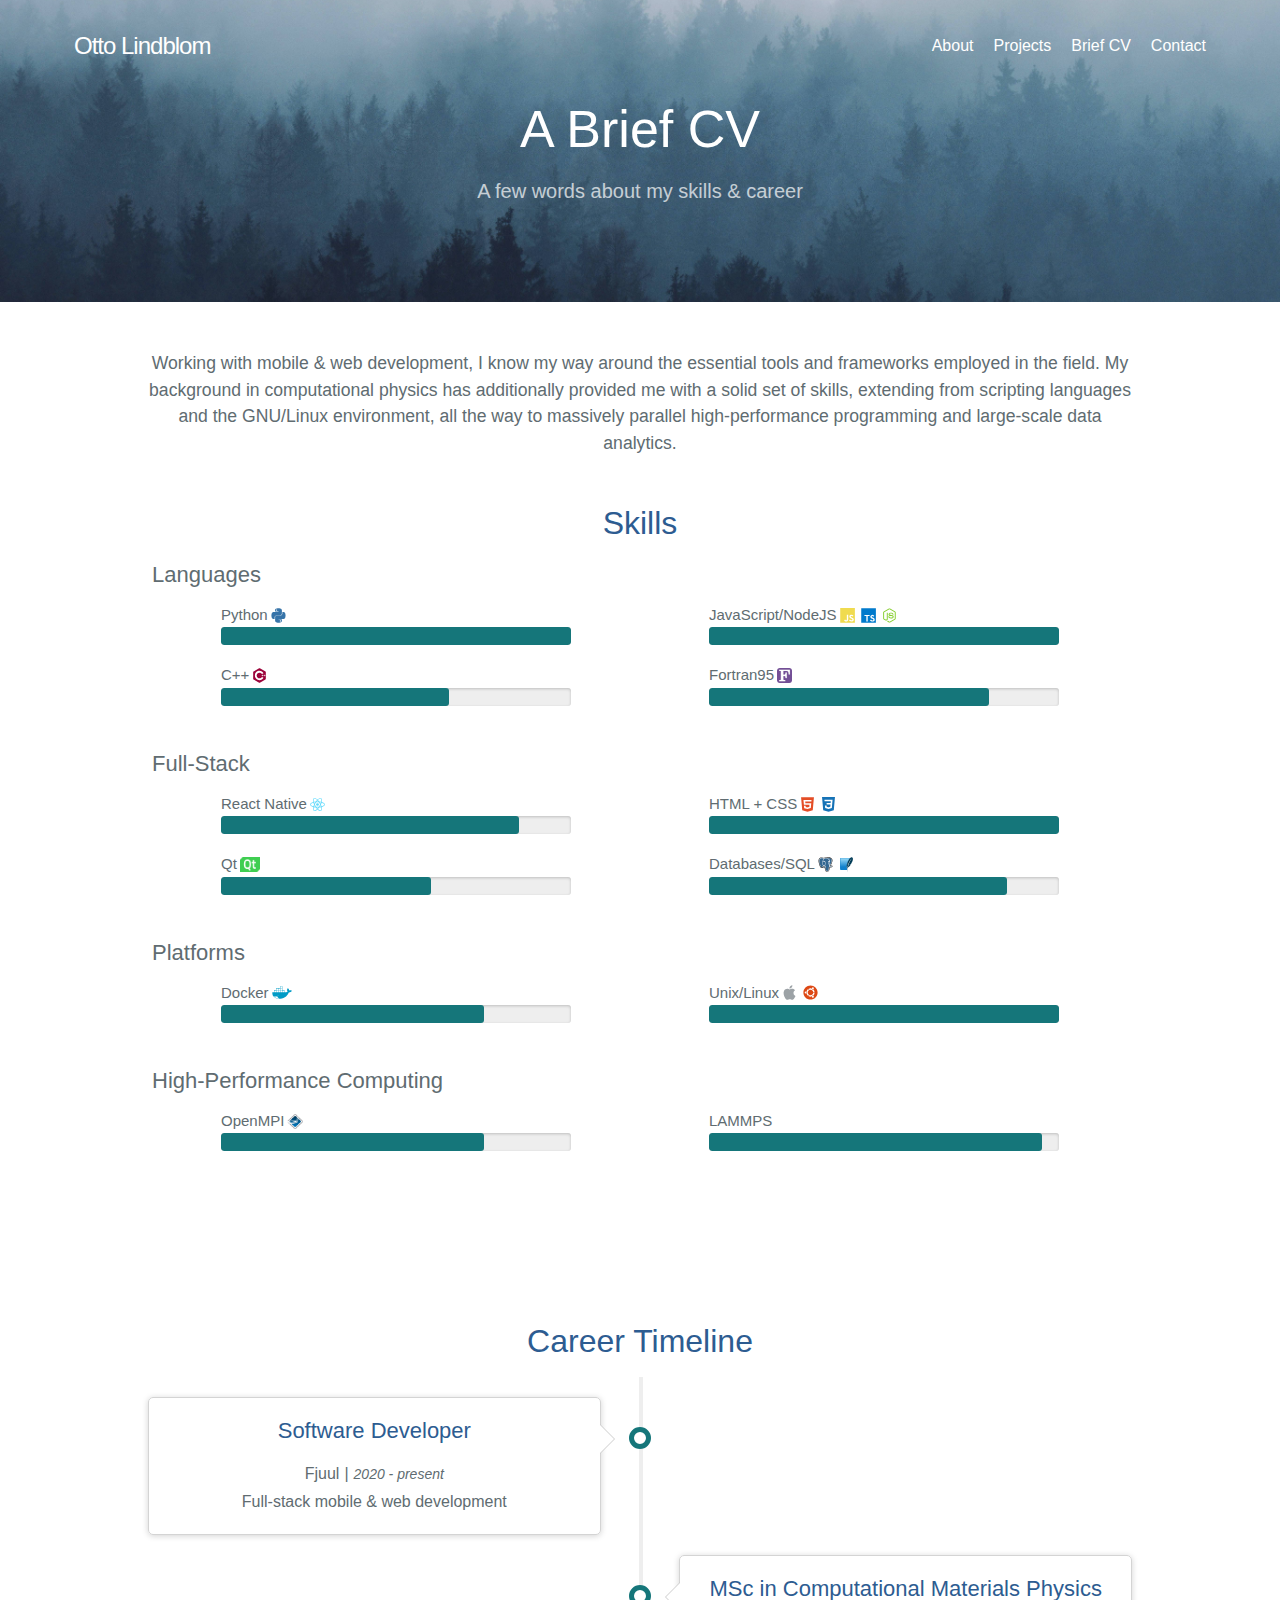
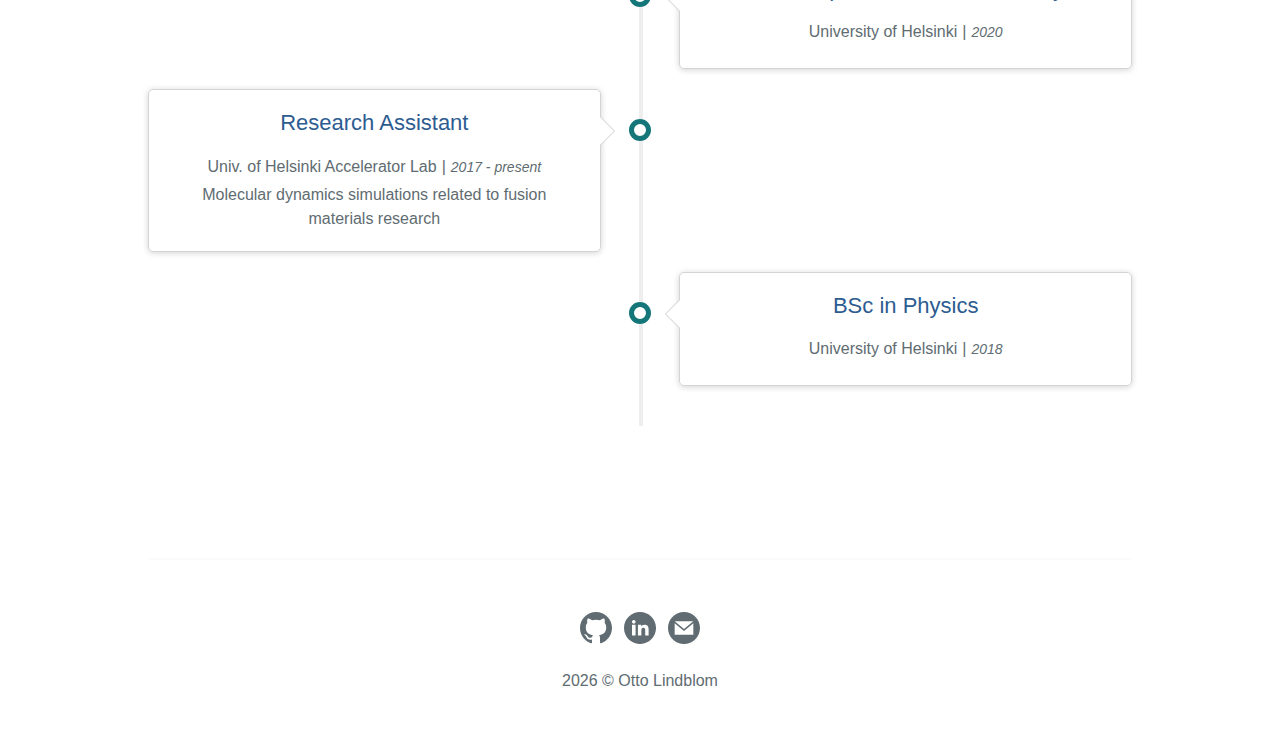
<file: brief-cv/index.html>
<!DOCTYPE html><html><head><meta charSet="utf-8"/><meta http-equiv="x-ua-compatible" content="ie=edge"/><meta name="viewport" content="width=device-width, initial-scale=1, shrink-to-fit=no"/><style data-href="/styles.1320ba3a8cdc9245d94c.css" data-identity="gatsby-global-css">/*!
 * Bootstrap v5.1.1 (https://getbootstrap.com/)
 * Copyright 2011-2021 The Bootstrap Authors
 * Copyright 2011-2021 Twitter, Inc.
 * Licensed under MIT (https://github.com/twbs/bootstrap/blob/main/LICENSE)
 */:root{--bs-blue:#0d6efd;--bs-indigo:#6610f2;--bs-purple:#6f42c1;--bs-pink:#d63384;--bs-red:#dc3545;--bs-orange:#fd7e14;--bs-yellow:#ffc107;--bs-green:#198754;--bs-teal:#20c997;--bs-cyan:#0dcaf0;--bs-white:#fff;--bs-gray:#6c757d;--bs-gray-dark:#343a40;--bs-gray-100:#f8f9fa;--bs-gray-200:#e9ecef;--bs-gray-300:#dee2e6;--bs-gray-400:#ced4da;--bs-gray-500:#adb5bd;--bs-gray-600:#6c757d;--bs-gray-700:#495057;--bs-gray-800:#343a40;--bs-gray-900:#212529;--bs-primary:#0d6efd;--bs-secondary:#6c757d;--bs-success:#198754;--bs-info:#0dcaf0;--bs-warning:#ffc107;--bs-danger:#dc3545;--bs-light:#f8f9fa;--bs-dark:#212529;--bs-primary-rgb:13,110,253;--bs-secondary-rgb:108,117,125;--bs-success-rgb:25,135,84;--bs-info-rgb:13,202,240;--bs-warning-rgb:255,193,7;--bs-danger-rgb:220,53,69;--bs-light-rgb:248,249,250;--bs-dark-rgb:33,37,41;--bs-white-rgb:255,255,255;--bs-black-rgb:0,0,0;--bs-body-color-rgb:33,37,41;--bs-body-bg-rgb:255,255,255;--bs-font-sans-serif:system-ui,-apple-system,"Segoe UI",Roboto,"Helvetica Neue",Arial,"Noto Sans","Liberation Sans",sans-serif,"Apple Color Emoji","Segoe UI Emoji","Segoe UI Symbol","Noto Color Emoji";--bs-font-monospace:SFMono-Regular,Menlo,Monaco,Consolas,"Liberation Mono","Courier New",monospace;--bs-gradient:linear-gradient(180deg,rgba(255,255,255,0.15),rgba(255,255,255,0));--bs-body-font-family:var(--bs-font-sans-serif);--bs-body-font-size:1rem;--bs-body-font-weight:400;--bs-body-line-height:1.5;--bs-body-color:#212529;--bs-body-bg:#fff}*,:after,:before{box-sizing:border-box}@media (prefers-reduced-motion:no-preference){:root{scroll-behavior:smooth}}body{-webkit-text-size-adjust:100%;-webkit-tap-highlight-color:rgba(0,0,0,0);background-color:var(--bs-body-bg);color:var(--bs-body-color);font-family:var(--bs-body-font-family);font-size:var(--bs-body-font-size);font-weight:var(--bs-body-font-weight);line-height:var(--bs-body-line-height);text-align:var(--bs-body-text-align)}hr{background-color:currentColor;border:0;color:inherit;margin:1rem 0;opacity:.25}hr:not([size]){height:1px}.h1,.h2,.h3,.h4,.h5,.h6,h1,h2,h3,h4,h5,h6{font-weight:500;line-height:1.2;margin-bottom:.5rem;margin-top:0}.h1,h1{font-size:calc(1.375rem + 1.5vw)}@media (min-width:1200px){.h1,h1{font-size:2.5rem}}.h2,h2{font-size:calc(1.325rem + .9vw)}@media (min-width:1200px){.h2,h2{font-size:2rem}}.h3,h3{font-size:calc(1.3rem + .6vw)}@media (min-width:1200px){.h3,h3{font-size:1.75rem}}.h4,h4{font-size:calc(1.275rem + .3vw)}@media (min-width:1200px){.h4,h4{font-size:1.5rem}}.h5,h5{font-size:1.25rem}.h6,h6{font-size:1rem}p{margin-bottom:1rem;margin-top:0}abbr[data-bs-original-title],abbr[title]{cursor:help;-webkit-text-decoration:underline dotted;text-decoration:underline dotted;-webkit-text-decoration-skip-ink:none;text-decoration-skip-ink:none}address{font-style:normal;line-height:inherit;margin-bottom:1rem}ol,ul{padding-left:2rem}dl,ol,ul{margin-bottom:1rem;margin-top:0}ol ol,ol ul,ul ol,ul ul{margin-bottom:0}dt{font-weight:700}dd{margin-bottom:.5rem;margin-left:0}blockquote{margin:0 0 1rem}b,strong{font-weight:bolder}.small,small{font-size:.875em}.mark,mark{background-color:#fcf8e3;padding:.2em}sub,sup{font-size:.75em;line-height:0;position:relative;vertical-align:baseline}sub{bottom:-.25em}sup{top:-.5em}a{color:#0d6efd;text-decoration:underline}a:hover{color:#0a58ca}a:not([href]):not([class]),a:not([href]):not([class]):hover{color:inherit;text-decoration:none}code,kbd,pre,samp{direction:ltr;font-family:var(--bs-font-monospace);font-size:1em;unicode-bidi:bidi-override}pre{display:block;font-size:.875em;margin-bottom:1rem;margin-top:0;overflow:auto}pre code{color:inherit;font-size:inherit;word-break:normal}code{word-wrap:break-word;color:#d63384;font-size:.875em}a>code{color:inherit}kbd{background-color:#212529;border-radius:.2rem;color:#fff;font-size:.875em;padding:.2rem .4rem}kbd kbd{font-size:1em;font-weight:700;padding:0}figure{margin:0 0 1rem}img,svg{vertical-align:middle}table{border-collapse:collapse;caption-side:bottom}caption{color:#6c757d;padding-bottom:.5rem;padding-top:.5rem;text-align:left}th{text-align:inherit;text-align:-webkit-match-parent}tbody,td,tfoot,th,thead,tr{border:0 solid;border-color:inherit}label{display:inline-block}button{border-radius:0}button:focus:not(:focus-visible){outline:0}button,input,optgroup,select,textarea{font-family:inherit;font-size:inherit;line-height:inherit;margin:0}button,select{text-transform:none}[role=button]{cursor:pointer}select{word-wrap:normal}select:disabled{opacity:1}[list]::-webkit-calendar-picker-indicator{display:none}[type=button],[type=reset],[type=submit],button{-webkit-appearance:button}[type=button]:not(:disabled),[type=reset]:not(:disabled),[type=submit]:not(:disabled),button:not(:disabled){cursor:pointer}::-moz-focus-inner{border-style:none;padding:0}textarea{resize:vertical}fieldset{border:0;margin:0;min-width:0;padding:0}legend{float:left;font-size:calc(1.275rem + .3vw);line-height:inherit;margin-bottom:.5rem;padding:0;width:100%}@media (min-width:1200px){legend{font-size:1.5rem}}legend+*{clear:left}::-webkit-datetime-edit-day-field,::-webkit-datetime-edit-fields-wrapper,::-webkit-datetime-edit-hour-field,::-webkit-datetime-edit-minute,::-webkit-datetime-edit-month-field,::-webkit-datetime-edit-text,::-webkit-datetime-edit-year-field{padding:0}::-webkit-inner-spin-button{height:auto}[type=search]{-webkit-appearance:textfield;outline-offset:-2px}::-webkit-search-decoration{-webkit-appearance:none}::-webkit-color-swatch-wrapper{padding:0}::file-selector-button{font:inherit}::-webkit-file-upload-button{-webkit-appearance:button;font:inherit}output{display:inline-block}iframe{border:0}summary{cursor:pointer;display:list-item}progress{vertical-align:baseline}[hidden]{display:none!important}.lead{font-size:1.25rem;font-weight:300}.display-1{font-size:calc(1.625rem + 4.5vw);font-weight:300;line-height:1.2}@media (min-width:1200px){.display-1{font-size:5rem}}.display-2{font-size:calc(1.575rem + 3.9vw);font-weight:300;line-height:1.2}@media (min-width:1200px){.display-2{font-size:4.5rem}}.display-3{font-size:calc(1.525rem + 3.3vw);font-weight:300;line-height:1.2}@media (min-width:1200px){.display-3{font-size:4rem}}.display-4{font-size:calc(1.475rem + 2.7vw);font-weight:300;line-height:1.2}@media (min-width:1200px){.display-4{font-size:3.5rem}}.display-5{font-size:calc(1.425rem + 2.1vw);font-weight:300;line-height:1.2}@media (min-width:1200px){.display-5{font-size:3rem}}.display-6{font-size:calc(1.375rem + 1.5vw);font-weight:300;line-height:1.2}@media (min-width:1200px){.display-6{font-size:2.5rem}}.list-inline,.list-unstyled{list-style:none;padding-left:0}.list-inline-item{display:inline-block}.list-inline-item:not(:last-child){margin-right:.5rem}.initialism{font-size:.875em;text-transform:uppercase}.blockquote{font-size:1.25rem;margin-bottom:1rem}.blockquote>:last-child{margin-bottom:0}.blockquote-footer{color:#6c757d;font-size:.875em;margin-bottom:1rem;margin-top:-1rem}.blockquote-footer:before{content:"\2014\00A0"}.img-fluid,.img-thumbnail{height:auto;max-width:100%}.img-thumbnail{background-color:#fff;border:1px solid #dee2e6;border-radius:.25rem;padding:.25rem}.figure{display:inline-block}.figure-img{line-height:1;margin-bottom:.5rem}.figure-caption{color:#6c757d;font-size:.875em}.container,.container-fluid,.container-lg,.container-md,.container-sm,.container-xl,.container-xxl{margin-left:auto;margin-right:auto;padding-left:var(--bs-gutter-x,.75rem);padding-right:var(--bs-gutter-x,.75rem);width:100%}@media (min-width:576px){.container,.container-sm{max-width:540px}}@media (min-width:768px){.container,.container-md,.container-sm{max-width:720px}}@media (min-width:992px){.container,.container-lg,.container-md,.container-sm{max-width:960px}}@media (min-width:1200px){.container,.container-lg,.container-md,.container-sm,.container-xl{max-width:1140px}}@media (min-width:1400px){.container,.container-lg,.container-md,.container-sm,.container-xl,.container-xxl{max-width:1320px}}.row{--bs-gutter-x:1.5rem;--bs-gutter-y:0;display:flex;flex-wrap:wrap;margin-left:calc(var(--bs-gutter-x)*-.5);margin-right:calc(var(--bs-gutter-x)*-.5);margin-top:calc(var(--bs-gutter-y)*-1)}.row>*{flex-shrink:0;margin-top:var(--bs-gutter-y);max-width:100%;padding-left:calc(var(--bs-gutter-x)*.5);padding-right:calc(var(--bs-gutter-x)*.5);width:100%}.col{flex:1 0}.row-cols-auto>*{flex:0 0 auto;width:auto}.row-cols-1>*{flex:0 0 auto;width:100%}.row-cols-2>*{flex:0 0 auto;width:50%}.row-cols-3>*{flex:0 0 auto;width:33.33333%}.row-cols-4>*{flex:0 0 auto;width:25%}.row-cols-5>*{flex:0 0 auto;width:20%}.row-cols-6>*{flex:0 0 auto;width:16.66667%}.col-auto{flex:0 0 auto;width:auto}.col-1{flex:0 0 auto;width:8.33333%}.col-2{flex:0 0 auto;width:16.66667%}.col-3{flex:0 0 auto;width:25%}.col-4{flex:0 0 auto;width:33.33333%}.col-5{flex:0 0 auto;width:41.66667%}.col-6{flex:0 0 auto;width:50%}.col-7{flex:0 0 auto;width:58.33333%}.col-8{flex:0 0 auto;width:66.66667%}.col-9{flex:0 0 auto;width:75%}.col-10{flex:0 0 auto;width:83.33333%}.col-11{flex:0 0 auto;width:91.66667%}.col-12{flex:0 0 auto;width:100%}.offset-1{margin-left:8.33333%}.offset-2{margin-left:16.66667%}.offset-3{margin-left:25%}.offset-4{margin-left:33.33333%}.offset-5{margin-left:41.66667%}.offset-6{margin-left:50%}.offset-7{margin-left:58.33333%}.offset-8{margin-left:66.66667%}.offset-9{margin-left:75%}.offset-10{margin-left:83.33333%}.offset-11{margin-left:91.66667%}.g-0,.gx-0{--bs-gutter-x:0}.g-0,.gy-0{--bs-gutter-y:0}.g-1,.gx-1{--bs-gutter-x:.25rem}.g-1,.gy-1{--bs-gutter-y:.25rem}.g-2,.gx-2{--bs-gutter-x:.5rem}.g-2,.gy-2{--bs-gutter-y:.5rem}.g-3,.gx-3{--bs-gutter-x:1rem}.g-3,.gy-3{--bs-gutter-y:1rem}.g-4,.gx-4{--bs-gutter-x:1.5rem}.g-4,.gy-4{--bs-gutter-y:1.5rem}.g-5,.gx-5{--bs-gutter-x:3rem}.g-5,.gy-5{--bs-gutter-y:3rem}@media (min-width:576px){.col-sm{flex:1 0}.row-cols-sm-auto>*{flex:0 0 auto;width:auto}.row-cols-sm-1>*{flex:0 0 auto;width:100%}.row-cols-sm-2>*{flex:0 0 auto;width:50%}.row-cols-sm-3>*{flex:0 0 auto;width:33.33333%}.row-cols-sm-4>*{flex:0 0 auto;width:25%}.row-cols-sm-5>*{flex:0 0 auto;width:20%}.row-cols-sm-6>*{flex:0 0 auto;width:16.66667%}.col-sm-auto{flex:0 0 auto;width:auto}.col-sm-1{flex:0 0 auto;width:8.33333%}.col-sm-2{flex:0 0 auto;width:16.66667%}.col-sm-3{flex:0 0 auto;width:25%}.col-sm-4{flex:0 0 auto;width:33.33333%}.col-sm-5{flex:0 0 auto;width:41.66667%}.col-sm-6{flex:0 0 auto;width:50%}.col-sm-7{flex:0 0 auto;width:58.33333%}.col-sm-8{flex:0 0 auto;width:66.66667%}.col-sm-9{flex:0 0 auto;width:75%}.col-sm-10{flex:0 0 auto;width:83.33333%}.col-sm-11{flex:0 0 auto;width:91.66667%}.col-sm-12{flex:0 0 auto;width:100%}.offset-sm-0{margin-left:0}.offset-sm-1{margin-left:8.33333%}.offset-sm-2{margin-left:16.66667%}.offset-sm-3{margin-left:25%}.offset-sm-4{margin-left:33.33333%}.offset-sm-5{margin-left:41.66667%}.offset-sm-6{margin-left:50%}.offset-sm-7{margin-left:58.33333%}.offset-sm-8{margin-left:66.66667%}.offset-sm-9{margin-left:75%}.offset-sm-10{margin-left:83.33333%}.offset-sm-11{margin-left:91.66667%}.g-sm-0,.gx-sm-0{--bs-gutter-x:0}.g-sm-0,.gy-sm-0{--bs-gutter-y:0}.g-sm-1,.gx-sm-1{--bs-gutter-x:.25rem}.g-sm-1,.gy-sm-1{--bs-gutter-y:.25rem}.g-sm-2,.gx-sm-2{--bs-gutter-x:.5rem}.g-sm-2,.gy-sm-2{--bs-gutter-y:.5rem}.g-sm-3,.gx-sm-3{--bs-gutter-x:1rem}.g-sm-3,.gy-sm-3{--bs-gutter-y:1rem}.g-sm-4,.gx-sm-4{--bs-gutter-x:1.5rem}.g-sm-4,.gy-sm-4{--bs-gutter-y:1.5rem}.g-sm-5,.gx-sm-5{--bs-gutter-x:3rem}.g-sm-5,.gy-sm-5{--bs-gutter-y:3rem}}@media (min-width:768px){.col-md{flex:1 0}.row-cols-md-auto>*{flex:0 0 auto;width:auto}.row-cols-md-1>*{flex:0 0 auto;width:100%}.row-cols-md-2>*{flex:0 0 auto;width:50%}.row-cols-md-3>*{flex:0 0 auto;width:33.33333%}.row-cols-md-4>*{flex:0 0 auto;width:25%}.row-cols-md-5>*{flex:0 0 auto;width:20%}.row-cols-md-6>*{flex:0 0 auto;width:16.66667%}.col-md-auto{flex:0 0 auto;width:auto}.col-md-1{flex:0 0 auto;width:8.33333%}.col-md-2{flex:0 0 auto;width:16.66667%}.col-md-3{flex:0 0 auto;width:25%}.col-md-4{flex:0 0 auto;width:33.33333%}.col-md-5{flex:0 0 auto;width:41.66667%}.col-md-6{flex:0 0 auto;width:50%}.col-md-7{flex:0 0 auto;width:58.33333%}.col-md-8{flex:0 0 auto;width:66.66667%}.col-md-9{flex:0 0 auto;width:75%}.col-md-10{flex:0 0 auto;width:83.33333%}.col-md-11{flex:0 0 auto;width:91.66667%}.col-md-12{flex:0 0 auto;width:100%}.offset-md-0{margin-left:0}.offset-md-1{margin-left:8.33333%}.offset-md-2{margin-left:16.66667%}.offset-md-3{margin-left:25%}.offset-md-4{margin-left:33.33333%}.offset-md-5{margin-left:41.66667%}.offset-md-6{margin-left:50%}.offset-md-7{margin-left:58.33333%}.offset-md-8{margin-left:66.66667%}.offset-md-9{margin-left:75%}.offset-md-10{margin-left:83.33333%}.offset-md-11{margin-left:91.66667%}.g-md-0,.gx-md-0{--bs-gutter-x:0}.g-md-0,.gy-md-0{--bs-gutter-y:0}.g-md-1,.gx-md-1{--bs-gutter-x:.25rem}.g-md-1,.gy-md-1{--bs-gutter-y:.25rem}.g-md-2,.gx-md-2{--bs-gutter-x:.5rem}.g-md-2,.gy-md-2{--bs-gutter-y:.5rem}.g-md-3,.gx-md-3{--bs-gutter-x:1rem}.g-md-3,.gy-md-3{--bs-gutter-y:1rem}.g-md-4,.gx-md-4{--bs-gutter-x:1.5rem}.g-md-4,.gy-md-4{--bs-gutter-y:1.5rem}.g-md-5,.gx-md-5{--bs-gutter-x:3rem}.g-md-5,.gy-md-5{--bs-gutter-y:3rem}}@media (min-width:992px){.col-lg{flex:1 0}.row-cols-lg-auto>*{flex:0 0 auto;width:auto}.row-cols-lg-1>*{flex:0 0 auto;width:100%}.row-cols-lg-2>*{flex:0 0 auto;width:50%}.row-cols-lg-3>*{flex:0 0 auto;width:33.33333%}.row-cols-lg-4>*{flex:0 0 auto;width:25%}.row-cols-lg-5>*{flex:0 0 auto;width:20%}.row-cols-lg-6>*{flex:0 0 auto;width:16.66667%}.col-lg-auto{flex:0 0 auto;width:auto}.col-lg-1{flex:0 0 auto;width:8.33333%}.col-lg-2{flex:0 0 auto;width:16.66667%}.col-lg-3{flex:0 0 auto;width:25%}.col-lg-4{flex:0 0 auto;width:33.33333%}.col-lg-5{flex:0 0 auto;width:41.66667%}.col-lg-6{flex:0 0 auto;width:50%}.col-lg-7{flex:0 0 auto;width:58.33333%}.col-lg-8{flex:0 0 auto;width:66.66667%}.col-lg-9{flex:0 0 auto;width:75%}.col-lg-10{flex:0 0 auto;width:83.33333%}.col-lg-11{flex:0 0 auto;width:91.66667%}.col-lg-12{flex:0 0 auto;width:100%}.offset-lg-0{margin-left:0}.offset-lg-1{margin-left:8.33333%}.offset-lg-2{margin-left:16.66667%}.offset-lg-3{margin-left:25%}.offset-lg-4{margin-left:33.33333%}.offset-lg-5{margin-left:41.66667%}.offset-lg-6{margin-left:50%}.offset-lg-7{margin-left:58.33333%}.offset-lg-8{margin-left:66.66667%}.offset-lg-9{margin-left:75%}.offset-lg-10{margin-left:83.33333%}.offset-lg-11{margin-left:91.66667%}.g-lg-0,.gx-lg-0{--bs-gutter-x:0}.g-lg-0,.gy-lg-0{--bs-gutter-y:0}.g-lg-1,.gx-lg-1{--bs-gutter-x:.25rem}.g-lg-1,.gy-lg-1{--bs-gutter-y:.25rem}.g-lg-2,.gx-lg-2{--bs-gutter-x:.5rem}.g-lg-2,.gy-lg-2{--bs-gutter-y:.5rem}.g-lg-3,.gx-lg-3{--bs-gutter-x:1rem}.g-lg-3,.gy-lg-3{--bs-gutter-y:1rem}.g-lg-4,.gx-lg-4{--bs-gutter-x:1.5rem}.g-lg-4,.gy-lg-4{--bs-gutter-y:1.5rem}.g-lg-5,.gx-lg-5{--bs-gutter-x:3rem}.g-lg-5,.gy-lg-5{--bs-gutter-y:3rem}}@media (min-width:1200px){.col-xl{flex:1 0}.row-cols-xl-auto>*{flex:0 0 auto;width:auto}.row-cols-xl-1>*{flex:0 0 auto;width:100%}.row-cols-xl-2>*{flex:0 0 auto;width:50%}.row-cols-xl-3>*{flex:0 0 auto;width:33.33333%}.row-cols-xl-4>*{flex:0 0 auto;width:25%}.row-cols-xl-5>*{flex:0 0 auto;width:20%}.row-cols-xl-6>*{flex:0 0 auto;width:16.66667%}.col-xl-auto{flex:0 0 auto;width:auto}.col-xl-1{flex:0 0 auto;width:8.33333%}.col-xl-2{flex:0 0 auto;width:16.66667%}.col-xl-3{flex:0 0 auto;width:25%}.col-xl-4{flex:0 0 auto;width:33.33333%}.col-xl-5{flex:0 0 auto;width:41.66667%}.col-xl-6{flex:0 0 auto;width:50%}.col-xl-7{flex:0 0 auto;width:58.33333%}.col-xl-8{flex:0 0 auto;width:66.66667%}.col-xl-9{flex:0 0 auto;width:75%}.col-xl-10{flex:0 0 auto;width:83.33333%}.col-xl-11{flex:0 0 auto;width:91.66667%}.col-xl-12{flex:0 0 auto;width:100%}.offset-xl-0{margin-left:0}.offset-xl-1{margin-left:8.33333%}.offset-xl-2{margin-left:16.66667%}.offset-xl-3{margin-left:25%}.offset-xl-4{margin-left:33.33333%}.offset-xl-5{margin-left:41.66667%}.offset-xl-6{margin-left:50%}.offset-xl-7{margin-left:58.33333%}.offset-xl-8{margin-left:66.66667%}.offset-xl-9{margin-left:75%}.offset-xl-10{margin-left:83.33333%}.offset-xl-11{margin-left:91.66667%}.g-xl-0,.gx-xl-0{--bs-gutter-x:0}.g-xl-0,.gy-xl-0{--bs-gutter-y:0}.g-xl-1,.gx-xl-1{--bs-gutter-x:.25rem}.g-xl-1,.gy-xl-1{--bs-gutter-y:.25rem}.g-xl-2,.gx-xl-2{--bs-gutter-x:.5rem}.g-xl-2,.gy-xl-2{--bs-gutter-y:.5rem}.g-xl-3,.gx-xl-3{--bs-gutter-x:1rem}.g-xl-3,.gy-xl-3{--bs-gutter-y:1rem}.g-xl-4,.gx-xl-4{--bs-gutter-x:1.5rem}.g-xl-4,.gy-xl-4{--bs-gutter-y:1.5rem}.g-xl-5,.gx-xl-5{--bs-gutter-x:3rem}.g-xl-5,.gy-xl-5{--bs-gutter-y:3rem}}@media (min-width:1400px){.col-xxl{flex:1 0}.row-cols-xxl-auto>*{flex:0 0 auto;width:auto}.row-cols-xxl-1>*{flex:0 0 auto;width:100%}.row-cols-xxl-2>*{flex:0 0 auto;width:50%}.row-cols-xxl-3>*{flex:0 0 auto;width:33.33333%}.row-cols-xxl-4>*{flex:0 0 auto;width:25%}.row-cols-xxl-5>*{flex:0 0 auto;width:20%}.row-cols-xxl-6>*{flex:0 0 auto;width:16.66667%}.col-xxl-auto{flex:0 0 auto;width:auto}.col-xxl-1{flex:0 0 auto;width:8.33333%}.col-xxl-2{flex:0 0 auto;width:16.66667%}.col-xxl-3{flex:0 0 auto;width:25%}.col-xxl-4{flex:0 0 auto;width:33.33333%}.col-xxl-5{flex:0 0 auto;width:41.66667%}.col-xxl-6{flex:0 0 auto;width:50%}.col-xxl-7{flex:0 0 auto;width:58.33333%}.col-xxl-8{flex:0 0 auto;width:66.66667%}.col-xxl-9{flex:0 0 auto;width:75%}.col-xxl-10{flex:0 0 auto;width:83.33333%}.col-xxl-11{flex:0 0 auto;width:91.66667%}.col-xxl-12{flex:0 0 auto;width:100%}.offset-xxl-0{margin-left:0}.offset-xxl-1{margin-left:8.33333%}.offset-xxl-2{margin-left:16.66667%}.offset-xxl-3{margin-left:25%}.offset-xxl-4{margin-left:33.33333%}.offset-xxl-5{margin-left:41.66667%}.offset-xxl-6{margin-left:50%}.offset-xxl-7{margin-left:58.33333%}.offset-xxl-8{margin-left:66.66667%}.offset-xxl-9{margin-left:75%}.offset-xxl-10{margin-left:83.33333%}.offset-xxl-11{margin-left:91.66667%}.g-xxl-0,.gx-xxl-0{--bs-gutter-x:0}.g-xxl-0,.gy-xxl-0{--bs-gutter-y:0}.g-xxl-1,.gx-xxl-1{--bs-gutter-x:.25rem}.g-xxl-1,.gy-xxl-1{--bs-gutter-y:.25rem}.g-xxl-2,.gx-xxl-2{--bs-gutter-x:.5rem}.g-xxl-2,.gy-xxl-2{--bs-gutter-y:.5rem}.g-xxl-3,.gx-xxl-3{--bs-gutter-x:1rem}.g-xxl-3,.gy-xxl-3{--bs-gutter-y:1rem}.g-xxl-4,.gx-xxl-4{--bs-gutter-x:1.5rem}.g-xxl-4,.gy-xxl-4{--bs-gutter-y:1.5rem}.g-xxl-5,.gx-xxl-5{--bs-gutter-x:3rem}.g-xxl-5,.gy-xxl-5{--bs-gutter-y:3rem}}.table{--bs-table-bg:transparent;--bs-table-accent-bg:transparent;--bs-table-striped-color:#212529;--bs-table-striped-bg:rgba(0,0,0,0.05);--bs-table-active-color:#212529;--bs-table-active-bg:rgba(0,0,0,0.1);--bs-table-hover-color:#212529;--bs-table-hover-bg:rgba(0,0,0,0.075);border-color:#dee2e6;color:#212529;margin-bottom:1rem;vertical-align:top;width:100%}.table>:not(caption)>*>*{background-color:var(--bs-table-bg);border-bottom-width:1px;box-shadow:inset 0 0 0 9999px var(--bs-table-accent-bg);padding:.5rem}.table>tbody{vertical-align:inherit}.table>thead{vertical-align:bottom}.table>:not(:last-child)>:last-child>*{border-bottom-color:currentColor}.caption-top{caption-side:top}.table-sm>:not(caption)>*>*{padding:.25rem}.table-bordered>:not(caption)>*{border-width:1px 0}.table-bordered>:not(caption)>*>*{border-width:0 1px}.table-borderless>:not(caption)>*>*{border-bottom-width:0}.table-striped>tbody>tr:nth-of-type(odd){--bs-table-accent-bg:var(--bs-table-striped-bg);color:var(--bs-table-striped-color)}.table-active{--bs-table-accent-bg:var(--bs-table-active-bg);color:var(--bs-table-active-color)}.table-hover>tbody>tr:hover{--bs-table-accent-bg:var(--bs-table-hover-bg);color:var(--bs-table-hover-color)}.table-primary{--bs-table-bg:#cfe2ff;--bs-table-striped-bg:#c5d7f2;--bs-table-striped-color:#000;--bs-table-active-bg:#bacbe6;--bs-table-active-color:#000;--bs-table-hover-bg:#bfd1ec;--bs-table-hover-color:#000;border-color:#bacbe6;color:#000}.table-secondary{--bs-table-bg:#e2e3e5;--bs-table-striped-bg:#d7d8da;--bs-table-striped-color:#000;--bs-table-active-bg:#cbccce;--bs-table-active-color:#000;--bs-table-hover-bg:#d1d2d4;--bs-table-hover-color:#000;border-color:#cbccce;color:#000}.table-success{--bs-table-bg:#d1e7dd;--bs-table-striped-bg:#c7dbd2;--bs-table-striped-color:#000;--bs-table-active-bg:#bcd0c7;--bs-table-active-color:#000;--bs-table-hover-bg:#c1d6cc;--bs-table-hover-color:#000;border-color:#bcd0c7;color:#000}.table-info{--bs-table-bg:#cff4fc;--bs-table-striped-bg:#c5e8ef;--bs-table-striped-color:#000;--bs-table-active-bg:#badce3;--bs-table-active-color:#000;--bs-table-hover-bg:#bfe2e9;--bs-table-hover-color:#000;border-color:#badce3;color:#000}.table-warning{--bs-table-bg:#fff3cd;--bs-table-striped-bg:#f2e7c3;--bs-table-striped-color:#000;--bs-table-active-bg:#e6dbb9;--bs-table-active-color:#000;--bs-table-hover-bg:#ece1be;--bs-table-hover-color:#000;border-color:#e6dbb9;color:#000}.table-danger{--bs-table-bg:#f8d7da;--bs-table-striped-bg:#eccccf;--bs-table-striped-color:#000;--bs-table-active-bg:#dfc2c4;--bs-table-active-color:#000;--bs-table-hover-bg:#e5c7ca;--bs-table-hover-color:#000;border-color:#dfc2c4;color:#000}.table-light{--bs-table-bg:#f8f9fa;--bs-table-striped-bg:#ecedee;--bs-table-striped-color:#000;--bs-table-active-bg:#dfe0e1;--bs-table-active-color:#000;--bs-table-hover-bg:#e5e6e7;--bs-table-hover-color:#000;border-color:#dfe0e1;color:#000}.table-dark{--bs-table-bg:#212529;--bs-table-striped-bg:#2c3034;--bs-table-striped-color:#fff;--bs-table-active-bg:#373b3e;--bs-table-active-color:#fff;--bs-table-hover-bg:#323539;--bs-table-hover-color:#fff;border-color:#373b3e;color:#fff}.table-responsive{-webkit-overflow-scrolling:touch;overflow-x:auto}@media (max-width:575.98px){.table-responsive-sm{-webkit-overflow-scrolling:touch;overflow-x:auto}}@media (max-width:767.98px){.table-responsive-md{-webkit-overflow-scrolling:touch;overflow-x:auto}}@media (max-width:991.98px){.table-responsive-lg{-webkit-overflow-scrolling:touch;overflow-x:auto}}@media (max-width:1199.98px){.table-responsive-xl{-webkit-overflow-scrolling:touch;overflow-x:auto}}@media (max-width:1399.98px){.table-responsive-xxl{-webkit-overflow-scrolling:touch;overflow-x:auto}}.form-label{margin-bottom:.5rem}.col-form-label{font-size:inherit;line-height:1.5;margin-bottom:0;padding-bottom:calc(.375rem + 1px);padding-top:calc(.375rem + 1px)}.col-form-label-lg{font-size:1.25rem;padding-bottom:calc(.5rem + 1px);padding-top:calc(.5rem + 1px)}.col-form-label-sm{font-size:.875rem;padding-bottom:calc(.25rem + 1px);padding-top:calc(.25rem + 1px)}.form-text{color:#6c757d;font-size:.875em;margin-top:.25rem}.form-control{-webkit-appearance:none;appearance:none;background-clip:padding-box;background-color:#fff;border:1px solid #ced4da;border-radius:.25rem;color:#212529;display:block;font-size:1rem;font-weight:400;line-height:1.5;padding:.375rem .75rem;transition:border-color .15s ease-in-out,box-shadow .15s ease-in-out;width:100%}@media (prefers-reduced-motion:reduce){.form-control{transition:none}}.form-control[type=file]{overflow:hidden}.form-control[type=file]:not(:disabled):not([readonly]){cursor:pointer}.form-control:focus{background-color:#fff;border-color:#86b7fe;box-shadow:0 0 0 .25rem rgba(13,110,253,.25);color:#212529;outline:0}.form-control::-webkit-date-and-time-value{height:1.5em}.form-control::-webkit-input-placeholder{color:#6c757d;opacity:1}.form-control:-ms-input-placeholder{color:#6c757d;opacity:1}.form-control::placeholder{color:#6c757d;opacity:1}.form-control:disabled,.form-control[readonly]{background-color:#e9ecef;opacity:1}.form-control::file-selector-button{-webkit-margin-end:.75rem;background-color:#e9ecef;border:0 solid;border-color:inherit;border-inline-end-width:1px;border-radius:0;color:#212529;margin:-.375rem -.75rem;margin-inline-end:.75rem;padding:.375rem .75rem;pointer-events:none;transition:color .15s ease-in-out,background-color .15s ease-in-out,border-color .15s ease-in-out,box-shadow .15s ease-in-out}@media (prefers-reduced-motion:reduce){.form-control::-webkit-file-upload-button{-webkit-transition:none;transition:none}.form-control::file-selector-button{transition:none}}.form-control:hover:not(:disabled):not([readonly])::file-selector-button{background-color:#dde0e3}.form-control::-webkit-file-upload-button{-webkit-margin-end:.75rem;background-color:#e9ecef;border:0 solid;border-color:inherit;border-inline-end-width:1px;border-radius:0;color:#212529;margin:-.375rem -.75rem;margin-inline-end:.75rem;padding:.375rem .75rem;pointer-events:none;-webkit-transition:color .15s ease-in-out,background-color .15s ease-in-out,border-color .15s ease-in-out,box-shadow .15s ease-in-out;transition:color .15s ease-in-out,background-color .15s ease-in-out,border-color .15s ease-in-out,box-shadow .15s ease-in-out}@media (prefers-reduced-motion:reduce){.form-control::-webkit-file-upload-button{-webkit-transition:none;transition:none}}.form-control:hover:not(:disabled):not([readonly])::-webkit-file-upload-button{background-color:#dde0e3}.form-control-plaintext{background-color:transparent;border:solid transparent;border-width:1px 0;color:#212529;display:block;line-height:1.5;margin-bottom:0;padding:.375rem 0;width:100%}.form-control-plaintext.form-control-lg,.form-control-plaintext.form-control-sm{padding-left:0;padding-right:0}.form-control-sm{border-radius:.2rem;font-size:.875rem;min-height:calc(1.5em + .5rem + 2px);padding:.25rem .5rem}.form-control-sm::file-selector-button{-webkit-margin-end:.5rem;margin:-.25rem -.5rem;margin-inline-end:.5rem;padding:.25rem .5rem}.form-control-sm::-webkit-file-upload-button{-webkit-margin-end:.5rem;margin:-.25rem -.5rem;margin-inline-end:.5rem;padding:.25rem .5rem}.form-control-lg{border-radius:.3rem;font-size:1.25rem;min-height:calc(1.5em + 1rem + 2px);padding:.5rem 1rem}.form-control-lg::file-selector-button{-webkit-margin-end:1rem;margin:-.5rem -1rem;margin-inline-end:1rem;padding:.5rem 1rem}.form-control-lg::-webkit-file-upload-button{-webkit-margin-end:1rem;margin:-.5rem -1rem;margin-inline-end:1rem;padding:.5rem 1rem}textarea.form-control{min-height:calc(1.5em + .75rem + 2px)}textarea.form-control-sm{min-height:calc(1.5em + .5rem + 2px)}textarea.form-control-lg{min-height:calc(1.5em + 1rem + 2px)}.form-control-color{height:auto;padding:.375rem;width:3rem}.form-control-color:not(:disabled):not([readonly]){cursor:pointer}.form-control-color::-moz-color-swatch{border-radius:.25rem;height:1.5em}.form-control-color::-webkit-color-swatch{border-radius:.25rem;height:1.5em}.form-select{-moz-padding-start:calc(.75rem - 3px);-webkit-appearance:none;appearance:none;background-color:#fff;background-image:url("data:image/svg+xml,%3csvg xmlns='http://www.w3.org/2000/svg' viewBox='0 0 16 16'%3e%3cpath fill='none' stroke='%23343a40' stroke-linecap='round' stroke-linejoin='round' stroke-width='2' d='M2 5l6 6 6-6'/%3e%3c/svg%3e");background-position:right .75rem center;background-repeat:no-repeat;background-size:16px 12px;border:1px solid #ced4da;border-radius:.25rem;color:#212529;display:block;font-size:1rem;font-weight:400;line-height:1.5;padding:.375rem 2.25rem .375rem .75rem;transition:border-color .15s ease-in-out,box-shadow .15s ease-in-out;width:100%}@media (prefers-reduced-motion:reduce){.form-select{transition:none}}.form-select:focus{border-color:#86b7fe;box-shadow:0 0 0 .25rem rgba(13,110,253,.25);outline:0}.form-select[multiple],.form-select[size]:not([size="1"]){background-image:none;padding-right:.75rem}.form-select:disabled{background-color:#e9ecef}.form-select:-moz-focusring{color:transparent;text-shadow:0 0 0 #212529}.form-select-sm{font-size:.875rem;padding-bottom:.25rem;padding-left:.5rem;padding-top:.25rem}.form-select-lg{font-size:1.25rem;padding-bottom:.5rem;padding-left:1rem;padding-top:.5rem}.form-check{display:block;margin-bottom:.125rem;min-height:1.5rem;padding-left:1.5em}.form-check .form-check-input{float:left;margin-left:-1.5em}.form-check-input{-webkit-print-color-adjust:exact;-webkit-appearance:none;appearance:none;background-color:#fff;background-position:50%;background-repeat:no-repeat;background-size:contain;border:1px solid rgba(0,0,0,.25);color-adjust:exact;height:1em;margin-top:.25em;vertical-align:top;width:1em}.form-check-input[type=checkbox]{border-radius:.25em}.form-check-input[type=radio]{border-radius:50%}.form-check-input:active{-webkit-filter:brightness(90%);filter:brightness(90%)}.form-check-input:focus{border-color:#86b7fe;box-shadow:0 0 0 .25rem rgba(13,110,253,.25);outline:0}.form-check-input:checked{background-color:#0d6efd;border-color:#0d6efd}.form-check-input:checked[type=checkbox]{background-image:url("data:image/svg+xml,%3csvg xmlns='http://www.w3.org/2000/svg' viewBox='0 0 20 20'%3e%3cpath fill='none' stroke='%23fff' stroke-linecap='round' stroke-linejoin='round' stroke-width='3' d='M6 10l3 3l6-6'/%3e%3c/svg%3e")}.form-check-input:checked[type=radio]{background-image:url("data:image/svg+xml,%3csvg xmlns='http://www.w3.org/2000/svg' viewBox='-4 -4 8 8'%3e%3ccircle r='2' fill='%23fff'/%3e%3c/svg%3e")}.form-check-input[type=checkbox]:indeterminate{background-color:#0d6efd;background-image:url("data:image/svg+xml,%3csvg xmlns='http://www.w3.org/2000/svg' viewBox='0 0 20 20'%3e%3cpath fill='none' stroke='%23fff' stroke-linecap='round' stroke-linejoin='round' stroke-width='3' d='M6 10h8'/%3e%3c/svg%3e");border-color:#0d6efd}.form-check-input:disabled{-webkit-filter:none;filter:none;opacity:.5;pointer-events:none}.form-check-input:disabled~.form-check-label,.form-check-input[disabled]~.form-check-label{opacity:.5}.form-switch{padding-left:2.5em}.form-switch .form-check-input{background-image:url("data:image/svg+xml,%3csvg xmlns='http://www.w3.org/2000/svg' viewBox='-4 -4 8 8'%3e%3ccircle r='3' fill='rgba%280,0,0,0.25%29'/%3e%3c/svg%3e");background-position:0;border-radius:2em;margin-left:-2.5em;transition:background-position .15s ease-in-out;width:2em}@media (prefers-reduced-motion:reduce){.form-switch .form-check-input{transition:none}}.form-switch .form-check-input:focus{background-image:url("data:image/svg+xml,%3csvg xmlns='http://www.w3.org/2000/svg' viewBox='-4 -4 8 8'%3e%3ccircle r='3' fill='%2386b7fe'/%3e%3c/svg%3e")}.form-switch .form-check-input:checked{background-image:url("data:image/svg+xml,%3csvg xmlns='http://www.w3.org/2000/svg' viewBox='-4 -4 8 8'%3e%3ccircle r='3' fill='%23fff'/%3e%3c/svg%3e");background-position:100%}.form-check-inline{display:inline-block;margin-right:1rem}.btn-check{clip:rect(0,0,0,0);pointer-events:none;position:absolute}.btn-check:disabled+.btn,.btn-check[disabled]+.btn{-webkit-filter:none;filter:none;opacity:.65;pointer-events:none}.form-range{-webkit-appearance:none;appearance:none;background-color:transparent;height:1.5rem;padding:0;width:100%}.form-range:focus{outline:0}.form-range:focus::-webkit-slider-thumb{box-shadow:0 0 0 1px #fff,0 0 0 .25rem rgba(13,110,253,.25)}.form-range:focus::-moz-range-thumb{box-shadow:0 0 0 1px #fff,0 0 0 .25rem rgba(13,110,253,.25)}.form-range::-moz-focus-outer{border:0}.form-range::-webkit-slider-thumb{-webkit-appearance:none;appearance:none;background-color:#0d6efd;border:0;border-radius:1rem;height:1rem;margin-top:-.25rem;-webkit-transition:background-color .15s ease-in-out,border-color .15s ease-in-out,box-shadow .15s ease-in-out;transition:background-color .15s ease-in-out,border-color .15s ease-in-out,box-shadow .15s ease-in-out;width:1rem}@media (prefers-reduced-motion:reduce){.form-range::-webkit-slider-thumb{-webkit-transition:none;transition:none}}.form-range::-webkit-slider-thumb:active{background-color:#b6d4fe}.form-range::-webkit-slider-runnable-track{background-color:#dee2e6;border-color:transparent;border-radius:1rem;color:transparent;cursor:pointer;height:.5rem;width:100%}.form-range::-moz-range-thumb{appearance:none;background-color:#0d6efd;border:0;border-radius:1rem;height:1rem;-moz-transition:background-color .15s ease-in-out,border-color .15s ease-in-out,box-shadow .15s ease-in-out;transition:background-color .15s ease-in-out,border-color .15s ease-in-out,box-shadow .15s ease-in-out;width:1rem}@media (prefers-reduced-motion:reduce){.form-range::-moz-range-thumb{-moz-transition:none;transition:none}}.form-range::-moz-range-thumb:active{background-color:#b6d4fe}.form-range::-moz-range-track{background-color:#dee2e6;border-color:transparent;border-radius:1rem;color:transparent;cursor:pointer;height:.5rem;width:100%}.form-range:disabled{pointer-events:none}.form-range:disabled::-webkit-slider-thumb{background-color:#adb5bd}.form-range:disabled::-moz-range-thumb{background-color:#adb5bd}.form-floating{position:relative}.form-floating>.form-control,.form-floating>.form-select{height:calc(3.5rem + 2px);line-height:1.25}.form-floating>label{border:1px solid transparent;height:100%;left:0;padding:1rem .75rem;pointer-events:none;position:absolute;top:0;-webkit-transform-origin:0 0;transform-origin:0 0;transition:opacity .1s ease-in-out,-webkit-transform .1s ease-in-out;transition:opacity .1s ease-in-out,transform .1s ease-in-out;transition:opacity .1s ease-in-out,transform .1s ease-in-out,-webkit-transform .1s ease-in-out}@media (prefers-reduced-motion:reduce){.form-floating>label{transition:none}}.form-floating>.form-control{padding:1rem .75rem}.form-floating>.form-control::-webkit-input-placeholder{color:transparent}.form-floating>.form-control:-ms-input-placeholder{color:transparent}.form-floating>.form-control::placeholder{color:transparent}.form-floating>.form-control:not(:-ms-input-placeholder){padding-bottom:.625rem;padding-top:1.625rem}.form-floating>.form-control:focus,.form-floating>.form-control:not(:placeholder-shown){padding-bottom:.625rem;padding-top:1.625rem}.form-floating>.form-control:-webkit-autofill{padding-bottom:.625rem;padding-top:1.625rem}.form-floating>.form-select{padding-bottom:.625rem;padding-top:1.625rem}.form-floating>.form-control:not(:-ms-input-placeholder)~label{opacity:.65;transform:scale(.85) translateY(-.5rem) translateX(.15rem)}.form-floating>.form-control:focus~label,.form-floating>.form-control:not(:placeholder-shown)~label,.form-floating>.form-select~label{opacity:.65;-webkit-transform:scale(.85) translateY(-.5rem) translateX(.15rem);transform:scale(.85) translateY(-.5rem) translateX(.15rem)}.form-floating>.form-control:-webkit-autofill~label{opacity:.65;-webkit-transform:scale(.85) translateY(-.5rem) translateX(.15rem);transform:scale(.85) translateY(-.5rem) translateX(.15rem)}.input-group{align-items:stretch;display:flex;flex-wrap:wrap;position:relative;width:100%}.input-group>.form-control,.input-group>.form-select{flex:1 1 auto;min-width:0;position:relative;width:1%}.input-group>.form-control:focus,.input-group>.form-select:focus{z-index:3}.input-group .btn{position:relative;z-index:2}.input-group .btn:focus{z-index:3}.input-group-text{align-items:center;background-color:#e9ecef;border:1px solid #ced4da;border-radius:.25rem;color:#212529;display:flex;font-size:1rem;font-weight:400;line-height:1.5;padding:.375rem .75rem;text-align:center;white-space:nowrap}.input-group-lg>.btn,.input-group-lg>.form-control,.input-group-lg>.form-select,.input-group-lg>.input-group-text{border-radius:.3rem;font-size:1.25rem;padding:.5rem 1rem}.input-group-sm>.btn,.input-group-sm>.form-control,.input-group-sm>.form-select,.input-group-sm>.input-group-text{border-radius:.2rem;font-size:.875rem;padding:.25rem .5rem}.input-group-lg>.form-select,.input-group-sm>.form-select{padding-right:3rem}.input-group.has-validation>.dropdown-toggle:nth-last-child(n+4),.input-group.has-validation>:nth-last-child(n+3):not(.dropdown-toggle):not(.dropdown-menu),.input-group:not(.has-validation)>.dropdown-toggle:nth-last-child(n+3),.input-group:not(.has-validation)>:not(:last-child):not(.dropdown-toggle):not(.dropdown-menu){border-bottom-right-radius:0;border-top-right-radius:0}.input-group>:not(:first-child):not(.dropdown-menu):not(.valid-tooltip):not(.valid-feedback):not(.invalid-tooltip):not(.invalid-feedback){border-bottom-left-radius:0;border-top-left-radius:0;margin-left:-1px}.valid-feedback{color:#198754;display:none;font-size:.875em;margin-top:.25rem;width:100%}.valid-tooltip{background-color:rgba(25,135,84,.9);border-radius:.25rem;color:#fff;display:none;font-size:.875rem;margin-top:.1rem;max-width:100%;padding:.25rem .5rem;position:absolute;top:100%;z-index:5}.is-valid~.valid-feedback,.is-valid~.valid-tooltip,.was-validated :valid~.valid-feedback,.was-validated :valid~.valid-tooltip{display:block}.form-control.is-valid,.was-validated .form-control:valid{background-image:url("data:image/svg+xml,%3csvg xmlns='http://www.w3.org/2000/svg' viewBox='0 0 8 8'%3e%3cpath fill='%23198754' d='M2.3 6.73L.6 4.53c-.4-1.04.46-1.4 1.1-.8l1.1 1.4 3.4-3.8c.6-.63 1.6-.27 1.2.7l-4 4.6c-.43.5-.8.4-1.1.1z'/%3e%3c/svg%3e");background-position:right calc(.375em + .1875rem) center;background-repeat:no-repeat;background-size:calc(.75em + .375rem) calc(.75em + .375rem);border-color:#198754;padding-right:calc(1.5em + .75rem)}.form-control.is-valid:focus,.was-validated .form-control:valid:focus{border-color:#198754;box-shadow:0 0 0 .25rem rgba(25,135,84,.25)}.was-validated textarea.form-control:valid,textarea.form-control.is-valid{background-position:top calc(.375em + .1875rem) right calc(.375em + .1875rem);padding-right:calc(1.5em + .75rem)}.form-select.is-valid,.was-validated .form-select:valid{border-color:#198754}.form-select.is-valid:not([multiple]):not([size]),.form-select.is-valid:not([multiple])[size="1"],.was-validated .form-select:valid:not([multiple]):not([size]),.was-validated .form-select:valid:not([multiple])[size="1"]{background-image:url("data:image/svg+xml,%3csvg xmlns='http://www.w3.org/2000/svg' viewBox='0 0 16 16'%3e%3cpath fill='none' stroke='%23343a40' stroke-linecap='round' stroke-linejoin='round' stroke-width='2' d='M2 5l6 6 6-6'/%3e%3c/svg%3e"),url("data:image/svg+xml,%3csvg xmlns='http://www.w3.org/2000/svg' viewBox='0 0 8 8'%3e%3cpath fill='%23198754' d='M2.3 6.73L.6 4.53c-.4-1.04.46-1.4 1.1-.8l1.1 1.4 3.4-3.8c.6-.63 1.6-.27 1.2.7l-4 4.6c-.43.5-.8.4-1.1.1z'/%3e%3c/svg%3e");background-position:right .75rem center,center right 2.25rem;background-size:16px 12px,calc(.75em + .375rem) calc(.75em + .375rem);padding-right:4.125rem}.form-select.is-valid:focus,.was-validated .form-select:valid:focus{border-color:#198754;box-shadow:0 0 0 .25rem rgba(25,135,84,.25)}.form-check-input.is-valid,.was-validated .form-check-input:valid{border-color:#198754}.form-check-input.is-valid:checked,.was-validated .form-check-input:valid:checked{background-color:#198754}.form-check-input.is-valid:focus,.was-validated .form-check-input:valid:focus{box-shadow:0 0 0 .25rem rgba(25,135,84,.25)}.form-check-input.is-valid~.form-check-label,.was-validated .form-check-input:valid~.form-check-label{color:#198754}.form-check-inline .form-check-input~.valid-feedback{margin-left:.5em}.input-group .form-control.is-valid,.input-group .form-select.is-valid,.was-validated .input-group .form-control:valid,.was-validated .input-group .form-select:valid{z-index:1}.input-group .form-control.is-valid:focus,.input-group .form-select.is-valid:focus,.was-validated .input-group .form-control:valid:focus,.was-validated .input-group .form-select:valid:focus{z-index:3}.invalid-feedback{color:#dc3545;display:none;font-size:.875em;margin-top:.25rem;width:100%}.invalid-tooltip{background-color:rgba(220,53,69,.9);border-radius:.25rem;color:#fff;display:none;font-size:.875rem;margin-top:.1rem;max-width:100%;padding:.25rem .5rem;position:absolute;top:100%;z-index:5}.is-invalid~.invalid-feedback,.is-invalid~.invalid-tooltip,.was-validated :invalid~.invalid-feedback,.was-validated :invalid~.invalid-tooltip{display:block}.form-control.is-invalid,.was-validated .form-control:invalid{background-image:url("data:image/svg+xml,%3csvg xmlns='http://www.w3.org/2000/svg' viewBox='0 0 12 12' width='12' height='12' fill='none' stroke='%23dc3545'%3e%3ccircle cx='6' cy='6' r='4.5'/%3e%3cpath stroke-linejoin='round' d='M5.8 3.6h.4L6 6.5z'/%3e%3ccircle cx='6' cy='8.2' r='.6' fill='%23dc3545' stroke='none'/%3e%3c/svg%3e");background-position:right calc(.375em + .1875rem) center;background-repeat:no-repeat;background-size:calc(.75em + .375rem) calc(.75em + .375rem);border-color:#dc3545;padding-right:calc(1.5em + .75rem)}.form-control.is-invalid:focus,.was-validated .form-control:invalid:focus{border-color:#dc3545;box-shadow:0 0 0 .25rem rgba(220,53,69,.25)}.was-validated textarea.form-control:invalid,textarea.form-control.is-invalid{background-position:top calc(.375em + .1875rem) right calc(.375em + .1875rem);padding-right:calc(1.5em + .75rem)}.form-select.is-invalid,.was-validated .form-select:invalid{border-color:#dc3545}.form-select.is-invalid:not([multiple]):not([size]),.form-select.is-invalid:not([multiple])[size="1"],.was-validated .form-select:invalid:not([multiple]):not([size]),.was-validated .form-select:invalid:not([multiple])[size="1"]{background-image:url("data:image/svg+xml,%3csvg xmlns='http://www.w3.org/2000/svg' viewBox='0 0 16 16'%3e%3cpath fill='none' stroke='%23343a40' stroke-linecap='round' stroke-linejoin='round' stroke-width='2' d='M2 5l6 6 6-6'/%3e%3c/svg%3e"),url("data:image/svg+xml,%3csvg xmlns='http://www.w3.org/2000/svg' viewBox='0 0 12 12' width='12' height='12' fill='none' stroke='%23dc3545'%3e%3ccircle cx='6' cy='6' r='4.5'/%3e%3cpath stroke-linejoin='round' d='M5.8 3.6h.4L6 6.5z'/%3e%3ccircle cx='6' cy='8.2' r='.6' fill='%23dc3545' stroke='none'/%3e%3c/svg%3e");background-position:right .75rem center,center right 2.25rem;background-size:16px 12px,calc(.75em + .375rem) calc(.75em + .375rem);padding-right:4.125rem}.form-select.is-invalid:focus,.was-validated .form-select:invalid:focus{border-color:#dc3545;box-shadow:0 0 0 .25rem rgba(220,53,69,.25)}.form-check-input.is-invalid,.was-validated .form-check-input:invalid{border-color:#dc3545}.form-check-input.is-invalid:checked,.was-validated .form-check-input:invalid:checked{background-color:#dc3545}.form-check-input.is-invalid:focus,.was-validated .form-check-input:invalid:focus{box-shadow:0 0 0 .25rem rgba(220,53,69,.25)}.form-check-input.is-invalid~.form-check-label,.was-validated .form-check-input:invalid~.form-check-label{color:#dc3545}.form-check-inline .form-check-input~.invalid-feedback{margin-left:.5em}.input-group .form-control.is-invalid,.input-group .form-select.is-invalid,.was-validated .input-group .form-control:invalid,.was-validated .input-group .form-select:invalid{z-index:2}.input-group .form-control.is-invalid:focus,.input-group .form-select.is-invalid:focus,.was-validated .input-group .form-control:invalid:focus,.was-validated .input-group .form-select:invalid:focus{z-index:3}.btn{background-color:transparent;border:1px solid transparent;border-radius:.25rem;color:#212529;cursor:pointer;font-size:1rem;font-weight:400;line-height:1.5;padding:.375rem .75rem;text-align:center;text-decoration:none;transition:color .15s ease-in-out,background-color .15s ease-in-out,border-color .15s ease-in-out,box-shadow .15s ease-in-out;-webkit-user-select:none;-ms-user-select:none;user-select:none;vertical-align:middle}@media (prefers-reduced-motion:reduce){.btn{transition:none}}.btn:hover{color:#212529}.btn-check:focus+.btn,.btn:focus{box-shadow:0 0 0 .25rem rgba(13,110,253,.25);outline:0}.btn.disabled,.btn:disabled,fieldset:disabled .btn{opacity:.65;pointer-events:none}.btn-primary{background-color:#0d6efd;border-color:#0d6efd;color:#fff}.btn-check:focus+.btn-primary,.btn-primary:focus,.btn-primary:hover{background-color:#0b5ed7;border-color:#0a58ca;color:#fff}.btn-check:focus+.btn-primary,.btn-primary:focus{box-shadow:0 0 0 .25rem rgba(49,132,253,.5)}.btn-check:active+.btn-primary,.btn-check:checked+.btn-primary,.btn-primary.active,.btn-primary:active,.show>.btn-primary.dropdown-toggle{background-color:#0a58ca;border-color:#0a53be;color:#fff}.btn-check:active+.btn-primary:focus,.btn-check:checked+.btn-primary:focus,.btn-primary.active:focus,.btn-primary:active:focus,.show>.btn-primary.dropdown-toggle:focus{box-shadow:0 0 0 .25rem rgba(49,132,253,.5)}.btn-primary.disabled,.btn-primary:disabled{background-color:#0d6efd;border-color:#0d6efd;color:#fff}.btn-secondary{background-color:#6c757d;border-color:#6c757d;color:#fff}.btn-check:focus+.btn-secondary,.btn-secondary:focus,.btn-secondary:hover{background-color:#5c636a;border-color:#565e64;color:#fff}.btn-check:focus+.btn-secondary,.btn-secondary:focus{box-shadow:0 0 0 .25rem rgba(130,138,145,.5)}.btn-check:active+.btn-secondary,.btn-check:checked+.btn-secondary,.btn-secondary.active,.btn-secondary:active,.show>.btn-secondary.dropdown-toggle{background-color:#565e64;border-color:#51585e;color:#fff}.btn-check:active+.btn-secondary:focus,.btn-check:checked+.btn-secondary:focus,.btn-secondary.active:focus,.btn-secondary:active:focus,.show>.btn-secondary.dropdown-toggle:focus{box-shadow:0 0 0 .25rem rgba(130,138,145,.5)}.btn-secondary.disabled,.btn-secondary:disabled{background-color:#6c757d;border-color:#6c757d;color:#fff}.btn-success{background-color:#198754;border-color:#198754;color:#fff}.btn-check:focus+.btn-success,.btn-success:focus,.btn-success:hover{background-color:#157347;border-color:#146c43;color:#fff}.btn-check:focus+.btn-success,.btn-success:focus{box-shadow:0 0 0 .25rem rgba(60,153,110,.5)}.btn-check:active+.btn-success,.btn-check:checked+.btn-success,.btn-success.active,.btn-success:active,.show>.btn-success.dropdown-toggle{background-color:#146c43;border-color:#13653f;color:#fff}.btn-check:active+.btn-success:focus,.btn-check:checked+.btn-success:focus,.btn-success.active:focus,.btn-success:active:focus,.show>.btn-success.dropdown-toggle:focus{box-shadow:0 0 0 .25rem rgba(60,153,110,.5)}.btn-success.disabled,.btn-success:disabled{background-color:#198754;border-color:#198754;color:#fff}.btn-info{background-color:#0dcaf0;border-color:#0dcaf0;color:#000}.btn-check:focus+.btn-info,.btn-info:focus,.btn-info:hover{background-color:#31d2f2;border-color:#25cff2;color:#000}.btn-check:focus+.btn-info,.btn-info:focus{box-shadow:0 0 0 .25rem rgba(11,172,204,.5)}.btn-check:active+.btn-info,.btn-check:checked+.btn-info,.btn-info.active,.btn-info:active,.show>.btn-info.dropdown-toggle{background-color:#3dd5f3;border-color:#25cff2;color:#000}.btn-check:active+.btn-info:focus,.btn-check:checked+.btn-info:focus,.btn-info.active:focus,.btn-info:active:focus,.show>.btn-info.dropdown-toggle:focus{box-shadow:0 0 0 .25rem rgba(11,172,204,.5)}.btn-info.disabled,.btn-info:disabled{background-color:#0dcaf0;border-color:#0dcaf0;color:#000}.btn-warning{background-color:#ffc107;border-color:#ffc107;color:#000}.btn-check:focus+.btn-warning,.btn-warning:focus,.btn-warning:hover{background-color:#ffca2c;border-color:#ffc720;color:#000}.btn-check:focus+.btn-warning,.btn-warning:focus{box-shadow:0 0 0 .25rem rgba(217,164,6,.5)}.btn-check:active+.btn-warning,.btn-check:checked+.btn-warning,.btn-warning.active,.btn-warning:active,.show>.btn-warning.dropdown-toggle{background-color:#ffcd39;border-color:#ffc720;color:#000}.btn-check:active+.btn-warning:focus,.btn-check:checked+.btn-warning:focus,.btn-warning.active:focus,.btn-warning:active:focus,.show>.btn-warning.dropdown-toggle:focus{box-shadow:0 0 0 .25rem rgba(217,164,6,.5)}.btn-warning.disabled,.btn-warning:disabled{background-color:#ffc107;border-color:#ffc107;color:#000}.btn-danger{background-color:#dc3545;border-color:#dc3545;color:#fff}.btn-check:focus+.btn-danger,.btn-danger:focus,.btn-danger:hover{background-color:#bb2d3b;border-color:#b02a37;color:#fff}.btn-check:focus+.btn-danger,.btn-danger:focus{box-shadow:0 0 0 .25rem rgba(225,83,97,.5)}.btn-check:active+.btn-danger,.btn-check:checked+.btn-danger,.btn-danger.active,.btn-danger:active,.show>.btn-danger.dropdown-toggle{background-color:#b02a37;border-color:#a52834;color:#fff}.btn-check:active+.btn-danger:focus,.btn-check:checked+.btn-danger:focus,.btn-danger.active:focus,.btn-danger:active:focus,.show>.btn-danger.dropdown-toggle:focus{box-shadow:0 0 0 .25rem rgba(225,83,97,.5)}.btn-danger.disabled,.btn-danger:disabled{background-color:#dc3545;border-color:#dc3545;color:#fff}.btn-light{background-color:#f8f9fa;border-color:#f8f9fa;color:#000}.btn-check:focus+.btn-light,.btn-light:focus,.btn-light:hover{background-color:#f9fafb;border-color:#f9fafb;color:#000}.btn-check:focus+.btn-light,.btn-light:focus{box-shadow:0 0 0 .25rem rgba(211,212,213,.5)}.btn-check:active+.btn-light,.btn-check:checked+.btn-light,.btn-light.active,.btn-light:active,.show>.btn-light.dropdown-toggle{background-color:#f9fafb;border-color:#f9fafb;color:#000}.btn-check:active+.btn-light:focus,.btn-check:checked+.btn-light:focus,.btn-light.active:focus,.btn-light:active:focus,.show>.btn-light.dropdown-toggle:focus{box-shadow:0 0 0 .25rem rgba(211,212,213,.5)}.btn-light.disabled,.btn-light:disabled{background-color:#f8f9fa;border-color:#f8f9fa;color:#000}.btn-dark{background-color:#212529;border-color:#212529;color:#fff}.btn-check:focus+.btn-dark,.btn-dark:focus,.btn-dark:hover{background-color:#1c1f23;border-color:#1a1e21;color:#fff}.btn-check:focus+.btn-dark,.btn-dark:focus{box-shadow:0 0 0 .25rem rgba(66,70,73,.5)}.btn-check:active+.btn-dark,.btn-check:checked+.btn-dark,.btn-dark.active,.btn-dark:active,.show>.btn-dark.dropdown-toggle{background-color:#1a1e21;border-color:#191c1f;color:#fff}.btn-check:active+.btn-dark:focus,.btn-check:checked+.btn-dark:focus,.btn-dark.active:focus,.btn-dark:active:focus,.show>.btn-dark.dropdown-toggle:focus{box-shadow:0 0 0 .25rem rgba(66,70,73,.5)}.btn-dark.disabled,.btn-dark:disabled{background-color:#212529;border-color:#212529;color:#fff}.btn-outline-primary{border-color:#0d6efd;color:#0d6efd}.btn-outline-primary:hover{background-color:#0d6efd;border-color:#0d6efd;color:#fff}.btn-check:focus+.btn-outline-primary,.btn-outline-primary:focus{box-shadow:0 0 0 .25rem rgba(13,110,253,.5)}.btn-check:active+.btn-outline-primary,.btn-check:checked+.btn-outline-primary,.btn-outline-primary.active,.btn-outline-primary.dropdown-toggle.show,.btn-outline-primary:active{background-color:#0d6efd;border-color:#0d6efd;color:#fff}.btn-check:active+.btn-outline-primary:focus,.btn-check:checked+.btn-outline-primary:focus,.btn-outline-primary.active:focus,.btn-outline-primary.dropdown-toggle.show:focus,.btn-outline-primary:active:focus{box-shadow:0 0 0 .25rem rgba(13,110,253,.5)}.btn-outline-primary.disabled,.btn-outline-primary:disabled{background-color:transparent;color:#0d6efd}.btn-outline-secondary{border-color:#6c757d;color:#6c757d}.btn-outline-secondary:hover{background-color:#6c757d;border-color:#6c757d;color:#fff}.btn-check:focus+.btn-outline-secondary,.btn-outline-secondary:focus{box-shadow:0 0 0 .25rem rgba(108,117,125,.5)}.btn-check:active+.btn-outline-secondary,.btn-check:checked+.btn-outline-secondary,.btn-outline-secondary.active,.btn-outline-secondary.dropdown-toggle.show,.btn-outline-secondary:active{background-color:#6c757d;border-color:#6c757d;color:#fff}.btn-check:active+.btn-outline-secondary:focus,.btn-check:checked+.btn-outline-secondary:focus,.btn-outline-secondary.active:focus,.btn-outline-secondary.dropdown-toggle.show:focus,.btn-outline-secondary:active:focus{box-shadow:0 0 0 .25rem rgba(108,117,125,.5)}.btn-outline-secondary.disabled,.btn-outline-secondary:disabled{background-color:transparent;color:#6c757d}.btn-outline-success{border-color:#198754;color:#198754}.btn-outline-success:hover{background-color:#198754;border-color:#198754;color:#fff}.btn-check:focus+.btn-outline-success,.btn-outline-success:focus{box-shadow:0 0 0 .25rem rgba(25,135,84,.5)}.btn-check:active+.btn-outline-success,.btn-check:checked+.btn-outline-success,.btn-outline-success.active,.btn-outline-success.dropdown-toggle.show,.btn-outline-success:active{background-color:#198754;border-color:#198754;color:#fff}.btn-check:active+.btn-outline-success:focus,.btn-check:checked+.btn-outline-success:focus,.btn-outline-success.active:focus,.btn-outline-success.dropdown-toggle.show:focus,.btn-outline-success:active:focus{box-shadow:0 0 0 .25rem rgba(25,135,84,.5)}.btn-outline-success.disabled,.btn-outline-success:disabled{background-color:transparent;color:#198754}.btn-outline-info{border-color:#0dcaf0;color:#0dcaf0}.btn-outline-info:hover{background-color:#0dcaf0;border-color:#0dcaf0;color:#000}.btn-check:focus+.btn-outline-info,.btn-outline-info:focus{box-shadow:0 0 0 .25rem rgba(13,202,240,.5)}.btn-check:active+.btn-outline-info,.btn-check:checked+.btn-outline-info,.btn-outline-info.active,.btn-outline-info.dropdown-toggle.show,.btn-outline-info:active{background-color:#0dcaf0;border-color:#0dcaf0;color:#000}.btn-check:active+.btn-outline-info:focus,.btn-check:checked+.btn-outline-info:focus,.btn-outline-info.active:focus,.btn-outline-info.dropdown-toggle.show:focus,.btn-outline-info:active:focus{box-shadow:0 0 0 .25rem rgba(13,202,240,.5)}.btn-outline-info.disabled,.btn-outline-info:disabled{background-color:transparent;color:#0dcaf0}.btn-outline-warning{border-color:#ffc107;color:#ffc107}.btn-outline-warning:hover{background-color:#ffc107;border-color:#ffc107;color:#000}.btn-check:focus+.btn-outline-warning,.btn-outline-warning:focus{box-shadow:0 0 0 .25rem rgba(255,193,7,.5)}.btn-check:active+.btn-outline-warning,.btn-check:checked+.btn-outline-warning,.btn-outline-warning.active,.btn-outline-warning.dropdown-toggle.show,.btn-outline-warning:active{background-color:#ffc107;border-color:#ffc107;color:#000}.btn-check:active+.btn-outline-warning:focus,.btn-check:checked+.btn-outline-warning:focus,.btn-outline-warning.active:focus,.btn-outline-warning.dropdown-toggle.show:focus,.btn-outline-warning:active:focus{box-shadow:0 0 0 .25rem rgba(255,193,7,.5)}.btn-outline-warning.disabled,.btn-outline-warning:disabled{background-color:transparent;color:#ffc107}.btn-outline-danger{border-color:#dc3545;color:#dc3545}.btn-outline-danger:hover{background-color:#dc3545;border-color:#dc3545;color:#fff}.btn-check:focus+.btn-outline-danger,.btn-outline-danger:focus{box-shadow:0 0 0 .25rem rgba(220,53,69,.5)}.btn-check:active+.btn-outline-danger,.btn-check:checked+.btn-outline-danger,.btn-outline-danger.active,.btn-outline-danger.dropdown-toggle.show,.btn-outline-danger:active{background-color:#dc3545;border-color:#dc3545;color:#fff}.btn-check:active+.btn-outline-danger:focus,.btn-check:checked+.btn-outline-danger:focus,.btn-outline-danger.active:focus,.btn-outline-danger.dropdown-toggle.show:focus,.btn-outline-danger:active:focus{box-shadow:0 0 0 .25rem rgba(220,53,69,.5)}.btn-outline-danger.disabled,.btn-outline-danger:disabled{background-color:transparent;color:#dc3545}.btn-outline-light{border-color:#f8f9fa;color:#f8f9fa}.btn-outline-light:hover{background-color:#f8f9fa;border-color:#f8f9fa;color:#000}.btn-check:focus+.btn-outline-light,.btn-outline-light:focus{box-shadow:0 0 0 .25rem rgba(248,249,250,.5)}.btn-check:active+.btn-outline-light,.btn-check:checked+.btn-outline-light,.btn-outline-light.active,.btn-outline-light.dropdown-toggle.show,.btn-outline-light:active{background-color:#f8f9fa;border-color:#f8f9fa;color:#000}.btn-check:active+.btn-outline-light:focus,.btn-check:checked+.btn-outline-light:focus,.btn-outline-light.active:focus,.btn-outline-light.dropdown-toggle.show:focus,.btn-outline-light:active:focus{box-shadow:0 0 0 .25rem rgba(248,249,250,.5)}.btn-outline-light.disabled,.btn-outline-light:disabled{background-color:transparent;color:#f8f9fa}.btn-outline-dark{border-color:#212529;color:#212529}.btn-outline-dark:hover{background-color:#212529;border-color:#212529;color:#fff}.btn-check:focus+.btn-outline-dark,.btn-outline-dark:focus{box-shadow:0 0 0 .25rem rgba(33,37,41,.5)}.btn-check:active+.btn-outline-dark,.btn-check:checked+.btn-outline-dark,.btn-outline-dark.active,.btn-outline-dark.dropdown-toggle.show,.btn-outline-dark:active{background-color:#212529;border-color:#212529;color:#fff}.btn-check:active+.btn-outline-dark:focus,.btn-check:checked+.btn-outline-dark:focus,.btn-outline-dark.active:focus,.btn-outline-dark.dropdown-toggle.show:focus,.btn-outline-dark:active:focus{box-shadow:0 0 0 .25rem rgba(33,37,41,.5)}.btn-outline-dark.disabled,.btn-outline-dark:disabled{background-color:transparent;color:#212529}.btn-link{color:#0d6efd;font-weight:400;text-decoration:underline}.btn-link:hover{color:#0a58ca}.btn-link.disabled,.btn-link:disabled{color:#6c757d}.btn-group-lg>.btn,.btn-lg{border-radius:.3rem;font-size:1.25rem;padding:.5rem 1rem}.btn-group-sm>.btn,.btn-sm{border-radius:.2rem;font-size:.875rem;padding:.25rem .5rem}.fade{transition:opacity .15s linear}@media (prefers-reduced-motion:reduce){.fade{transition:none}}.fade:not(.show){opacity:0}.collapse:not(.show){display:none}.collapsing{height:0;overflow:hidden;transition:height .35s ease}@media (prefers-reduced-motion:reduce){.collapsing{transition:none}}.collapsing.collapse-horizontal{height:auto;transition:width .35s ease;width:0}@media (prefers-reduced-motion:reduce){.collapsing.collapse-horizontal{transition:none}}.dropdown,.dropend,.dropstart,.dropup{position:relative}.dropdown-toggle{white-space:nowrap}.dropdown-toggle:after{border-bottom:0;border-left:.3em solid transparent;border-right:.3em solid transparent;border-top:.3em solid;content:"";display:inline-block;margin-left:.255em;vertical-align:.255em}.dropdown-toggle:empty:after{margin-left:0}.dropdown-menu{background-clip:padding-box;background-color:#fff;border:1px solid rgba(0,0,0,.15);border-radius:.25rem;color:#212529;display:none;font-size:1rem;list-style:none;margin:0;min-width:10rem;padding:.5rem 0;position:absolute;text-align:left;z-index:1000}.dropdown-menu[data-bs-popper]{left:0;margin-top:.125rem;top:100%}.dropdown-menu-start{--bs-position:start}.dropdown-menu-start[data-bs-popper]{left:0;right:auto}.dropdown-menu-end{--bs-position:end}.dropdown-menu-end[data-bs-popper]{left:auto;right:0}@media (min-width:576px){.dropdown-menu-sm-start{--bs-position:start}.dropdown-menu-sm-start[data-bs-popper]{left:0;right:auto}.dropdown-menu-sm-end{--bs-position:end}.dropdown-menu-sm-end[data-bs-popper]{left:auto;right:0}}@media (min-width:768px){.dropdown-menu-md-start{--bs-position:start}.dropdown-menu-md-start[data-bs-popper]{left:0;right:auto}.dropdown-menu-md-end{--bs-position:end}.dropdown-menu-md-end[data-bs-popper]{left:auto;right:0}}@media (min-width:992px){.dropdown-menu-lg-start{--bs-position:start}.dropdown-menu-lg-start[data-bs-popper]{left:0;right:auto}.dropdown-menu-lg-end{--bs-position:end}.dropdown-menu-lg-end[data-bs-popper]{left:auto;right:0}}@media (min-width:1200px){.dropdown-menu-xl-start{--bs-position:start}.dropdown-menu-xl-start[data-bs-popper]{left:0;right:auto}.dropdown-menu-xl-end{--bs-position:end}.dropdown-menu-xl-end[data-bs-popper]{left:auto;right:0}}@media (min-width:1400px){.dropdown-menu-xxl-start{--bs-position:start}.dropdown-menu-xxl-start[data-bs-popper]{left:0;right:auto}.dropdown-menu-xxl-end{--bs-position:end}.dropdown-menu-xxl-end[data-bs-popper]{left:auto;right:0}}.dropup .dropdown-menu[data-bs-popper]{bottom:100%;margin-bottom:.125rem;margin-top:0;top:auto}.dropup .dropdown-toggle:after{border-bottom:.3em solid;border-left:.3em solid transparent;border-right:.3em solid transparent;border-top:0;content:"";display:inline-block;margin-left:.255em;vertical-align:.255em}.dropup .dropdown-toggle:empty:after{margin-left:0}.dropend .dropdown-menu[data-bs-popper]{left:100%;margin-left:.125rem;margin-top:0;right:auto;top:0}.dropend .dropdown-toggle:after{border-bottom:.3em solid transparent;border-left:.3em solid;border-right:0;border-top:.3em solid transparent;content:"";display:inline-block;margin-left:.255em;vertical-align:.255em}.dropend .dropdown-toggle:empty:after{margin-left:0}.dropend .dropdown-toggle:after{vertical-align:0}.dropstart .dropdown-menu[data-bs-popper]{left:auto;margin-right:.125rem;margin-top:0;right:100%;top:0}.dropstart .dropdown-toggle:after{content:"";display:inline-block;display:none;margin-left:.255em;vertical-align:.255em}.dropstart .dropdown-toggle:before{border-bottom:.3em solid transparent;border-right:.3em solid;border-top:.3em solid transparent;content:"";display:inline-block;margin-right:.255em;vertical-align:.255em}.dropstart .dropdown-toggle:empty:after{margin-left:0}.dropstart .dropdown-toggle:before{vertical-align:0}.dropdown-divider{border-top:1px solid rgba(0,0,0,.15);height:0;margin:.5rem 0;overflow:hidden}.dropdown-item{background-color:transparent;border:0;clear:both;color:#212529;display:block;font-weight:400;padding:.25rem 1rem;text-align:inherit;text-decoration:none;white-space:nowrap;width:100%}.dropdown-item:focus,.dropdown-item:hover{background-color:#e9ecef;color:#1e2125}.dropdown-item.active,.dropdown-item:active{background-color:#0d6efd;color:#fff;text-decoration:none}.dropdown-item.disabled,.dropdown-item:disabled{background-color:transparent;color:#adb5bd;pointer-events:none}.dropdown-menu.show{display:block}.dropdown-header{color:#6c757d;display:block;font-size:.875rem;margin-bottom:0;padding:.5rem 1rem;white-space:nowrap}.dropdown-item-text{color:#212529;display:block;padding:.25rem 1rem}.dropdown-menu-dark{background-color:#343a40;border-color:rgba(0,0,0,.15);color:#dee2e6}.dropdown-menu-dark .dropdown-item{color:#dee2e6}.dropdown-menu-dark .dropdown-item:focus,.dropdown-menu-dark .dropdown-item:hover{background-color:rgba(255,255,255,.15);color:#fff}.dropdown-menu-dark .dropdown-item.active,.dropdown-menu-dark .dropdown-item:active{background-color:#0d6efd;color:#fff}.dropdown-menu-dark .dropdown-item.disabled,.dropdown-menu-dark .dropdown-item:disabled{color:#adb5bd}.dropdown-menu-dark .dropdown-divider{border-color:rgba(0,0,0,.15)}.dropdown-menu-dark .dropdown-item-text{color:#dee2e6}.dropdown-menu-dark .dropdown-header{color:#adb5bd}.btn-group,.btn-group-vertical{display:inline-flex;position:relative;vertical-align:middle}.btn-group-vertical>.btn,.btn-group>.btn{flex:1 1 auto;position:relative}.btn-group-vertical>.btn-check:checked+.btn,.btn-group-vertical>.btn-check:focus+.btn,.btn-group-vertical>.btn.active,.btn-group-vertical>.btn:active,.btn-group-vertical>.btn:focus,.btn-group-vertical>.btn:hover,.btn-group>.btn-check:checked+.btn,.btn-group>.btn-check:focus+.btn,.btn-group>.btn.active,.btn-group>.btn:active,.btn-group>.btn:focus,.btn-group>.btn:hover{z-index:1}.btn-toolbar{display:flex;flex-wrap:wrap;justify-content:flex-start}.btn-toolbar .input-group{width:auto}.btn-group>.btn-group:not(:first-child),.btn-group>.btn:not(:first-child){margin-left:-1px}.btn-group>.btn-group:not(:last-child)>.btn,.btn-group>.btn:not(:last-child):not(.dropdown-toggle){border-bottom-right-radius:0;border-top-right-radius:0}.btn-group>.btn-group:not(:first-child)>.btn,.btn-group>.btn:nth-child(n+3),.btn-group>:not(.btn-check)+.btn{border-bottom-left-radius:0;border-top-left-radius:0}.dropdown-toggle-split{padding-left:.5625rem;padding-right:.5625rem}.dropdown-toggle-split:after,.dropend .dropdown-toggle-split:after,.dropup .dropdown-toggle-split:after{margin-left:0}.dropstart .dropdown-toggle-split:before{margin-right:0}.btn-group-sm>.btn+.dropdown-toggle-split,.btn-sm+.dropdown-toggle-split{padding-left:.375rem;padding-right:.375rem}.btn-group-lg>.btn+.dropdown-toggle-split,.btn-lg+.dropdown-toggle-split{padding-left:.75rem;padding-right:.75rem}.btn-group-vertical{align-items:flex-start;flex-direction:column;justify-content:center}.btn-group-vertical>.btn,.btn-group-vertical>.btn-group{width:100%}.btn-group-vertical>.btn-group:not(:first-child),.btn-group-vertical>.btn:not(:first-child){margin-top:-1px}.btn-group-vertical>.btn-group:not(:last-child)>.btn,.btn-group-vertical>.btn:not(:last-child):not(.dropdown-toggle){border-bottom-left-radius:0;border-bottom-right-radius:0}.btn-group-vertical>.btn-group:not(:first-child)>.btn,.btn-group-vertical>.btn~.btn{border-top-left-radius:0;border-top-right-radius:0}.nav{display:flex;flex-wrap:wrap;list-style:none;margin-bottom:0;padding-left:0}.nav-link{color:#0d6efd;display:block;padding:.5rem 1rem;text-decoration:none;transition:color .15s ease-in-out,background-color .15s ease-in-out,border-color .15s ease-in-out}@media (prefers-reduced-motion:reduce){.nav-link{transition:none}}.nav-link:focus,.nav-link:hover{color:#0a58ca}.nav-link.disabled{color:#6c757d;cursor:default;pointer-events:none}.nav-tabs{border-bottom:1px solid #dee2e6}.nav-tabs .nav-link{background:none;border:1px solid transparent;border-top-left-radius:.25rem;border-top-right-radius:.25rem;margin-bottom:-1px}.nav-tabs .nav-link:focus,.nav-tabs .nav-link:hover{border-color:#e9ecef #e9ecef #dee2e6;isolation:isolate}.nav-tabs .nav-link.disabled{background-color:transparent;border-color:transparent;color:#6c757d}.nav-tabs .nav-item.show .nav-link,.nav-tabs .nav-link.active{background-color:#fff;border-color:#dee2e6 #dee2e6 #fff;color:#495057}.nav-tabs .dropdown-menu{border-top-left-radius:0;border-top-right-radius:0;margin-top:-1px}.nav-pills .nav-link{background:none;border:0;border-radius:.25rem}.nav-pills .nav-link.active,.nav-pills .show>.nav-link{background-color:#0d6efd;color:#fff}.nav-fill .nav-item,.nav-fill>.nav-link{flex:1 1 auto;text-align:center}.nav-justified .nav-item,.nav-justified>.nav-link{flex-basis:0;flex-grow:1;text-align:center}.nav-fill .nav-item .nav-link,.nav-justified .nav-item .nav-link{width:100%}.tab-content>.tab-pane{display:none}.tab-content>.active{display:block}.navbar{align-items:center;display:flex;flex-wrap:wrap;justify-content:space-between;padding-bottom:.5rem;padding-top:.5rem;position:relative}.navbar>.container,.navbar>.container-fluid,.navbar>.container-lg,.navbar>.container-md,.navbar>.container-sm,.navbar>.container-xl,.navbar>.container-xxl{align-items:center;display:flex;flex-wrap:inherit;justify-content:space-between}.navbar-brand{font-size:1.25rem;margin-right:1rem;padding-bottom:.3125rem;padding-top:.3125rem;text-decoration:none;white-space:nowrap}.navbar-nav{display:flex;flex-direction:column;list-style:none;margin-bottom:0;padding-left:0}.navbar-nav .nav-link{padding-left:0;padding-right:0}.navbar-nav .dropdown-menu{position:static}.navbar-text{padding-bottom:.5rem;padding-top:.5rem}.navbar-collapse{align-items:center;flex-basis:100%;flex-grow:1}.navbar-toggler{background-color:transparent;border:1px solid transparent;border-radius:.25rem;font-size:1.25rem;line-height:1;padding:.25rem .75rem;transition:box-shadow .15s ease-in-out}@media (prefers-reduced-motion:reduce){.navbar-toggler{transition:none}}.navbar-toggler:hover{text-decoration:none}.navbar-toggler:focus{box-shadow:0 0 0 .25rem;outline:0;text-decoration:none}.navbar-toggler-icon{background-position:50%;background-repeat:no-repeat;background-size:100%;display:inline-block;height:1.5em;vertical-align:middle;width:1.5em}.navbar-nav-scroll{max-height:var(--bs-scroll-height,75vh);overflow-y:auto}@media (min-width:576px){.navbar-expand-sm{flex-wrap:nowrap;justify-content:flex-start}.navbar-expand-sm .navbar-nav{flex-direction:row}.navbar-expand-sm .navbar-nav .dropdown-menu{position:absolute}.navbar-expand-sm .navbar-nav .nav-link{padding-left:.5rem;padding-right:.5rem}.navbar-expand-sm .navbar-nav-scroll{overflow:visible}.navbar-expand-sm .navbar-collapse{display:flex!important;flex-basis:auto}.navbar-expand-sm .navbar-toggler,.navbar-expand-sm .offcanvas-header{display:none}.navbar-expand-sm .offcanvas{background-color:transparent;border-left:0;border-right:0;bottom:0;flex-grow:1;position:inherit;-webkit-transform:none;transform:none;transition:none;visibility:visible!important;z-index:1000}.navbar-expand-sm .offcanvas-bottom,.navbar-expand-sm .offcanvas-top{border-bottom:0;border-top:0;height:auto}.navbar-expand-sm .offcanvas-body{display:flex;flex-grow:0;overflow-y:visible;padding:0}}@media (min-width:768px){.navbar-expand-md{flex-wrap:nowrap;justify-content:flex-start}.navbar-expand-md .navbar-nav{flex-direction:row}.navbar-expand-md .navbar-nav .dropdown-menu{position:absolute}.navbar-expand-md .navbar-nav .nav-link{padding-left:.5rem;padding-right:.5rem}.navbar-expand-md .navbar-nav-scroll{overflow:visible}.navbar-expand-md .navbar-collapse{display:flex!important;flex-basis:auto}.navbar-expand-md .navbar-toggler,.navbar-expand-md .offcanvas-header{display:none}.navbar-expand-md .offcanvas{background-color:transparent;border-left:0;border-right:0;bottom:0;flex-grow:1;position:inherit;-webkit-transform:none;transform:none;transition:none;visibility:visible!important;z-index:1000}.navbar-expand-md .offcanvas-bottom,.navbar-expand-md .offcanvas-top{border-bottom:0;border-top:0;height:auto}.navbar-expand-md .offcanvas-body{display:flex;flex-grow:0;overflow-y:visible;padding:0}}@media (min-width:992px){.navbar-expand-lg{flex-wrap:nowrap;justify-content:flex-start}.navbar-expand-lg .navbar-nav{flex-direction:row}.navbar-expand-lg .navbar-nav .dropdown-menu{position:absolute}.navbar-expand-lg .navbar-nav .nav-link{padding-left:.5rem;padding-right:.5rem}.navbar-expand-lg .navbar-nav-scroll{overflow:visible}.navbar-expand-lg .navbar-collapse{display:flex!important;flex-basis:auto}.navbar-expand-lg .navbar-toggler,.navbar-expand-lg .offcanvas-header{display:none}.navbar-expand-lg .offcanvas{background-color:transparent;border-left:0;border-right:0;bottom:0;flex-grow:1;position:inherit;-webkit-transform:none;transform:none;transition:none;visibility:visible!important;z-index:1000}.navbar-expand-lg .offcanvas-bottom,.navbar-expand-lg .offcanvas-top{border-bottom:0;border-top:0;height:auto}.navbar-expand-lg .offcanvas-body{display:flex;flex-grow:0;overflow-y:visible;padding:0}}@media (min-width:1200px){.navbar-expand-xl{flex-wrap:nowrap;justify-content:flex-start}.navbar-expand-xl .navbar-nav{flex-direction:row}.navbar-expand-xl .navbar-nav .dropdown-menu{position:absolute}.navbar-expand-xl .navbar-nav .nav-link{padding-left:.5rem;padding-right:.5rem}.navbar-expand-xl .navbar-nav-scroll{overflow:visible}.navbar-expand-xl .navbar-collapse{display:flex!important;flex-basis:auto}.navbar-expand-xl .navbar-toggler,.navbar-expand-xl .offcanvas-header{display:none}.navbar-expand-xl .offcanvas{background-color:transparent;border-left:0;border-right:0;bottom:0;flex-grow:1;position:inherit;-webkit-transform:none;transform:none;transition:none;visibility:visible!important;z-index:1000}.navbar-expand-xl .offcanvas-bottom,.navbar-expand-xl .offcanvas-top{border-bottom:0;border-top:0;height:auto}.navbar-expand-xl .offcanvas-body{display:flex;flex-grow:0;overflow-y:visible;padding:0}}@media (min-width:1400px){.navbar-expand-xxl{flex-wrap:nowrap;justify-content:flex-start}.navbar-expand-xxl .navbar-nav{flex-direction:row}.navbar-expand-xxl .navbar-nav .dropdown-menu{position:absolute}.navbar-expand-xxl .navbar-nav .nav-link{padding-left:.5rem;padding-right:.5rem}.navbar-expand-xxl .navbar-nav-scroll{overflow:visible}.navbar-expand-xxl .navbar-collapse{display:flex!important;flex-basis:auto}.navbar-expand-xxl .navbar-toggler,.navbar-expand-xxl .offcanvas-header{display:none}.navbar-expand-xxl .offcanvas{background-color:transparent;border-left:0;border-right:0;bottom:0;flex-grow:1;position:inherit;-webkit-transform:none;transform:none;transition:none;visibility:visible!important;z-index:1000}.navbar-expand-xxl .offcanvas-bottom,.navbar-expand-xxl .offcanvas-top{border-bottom:0;border-top:0;height:auto}.navbar-expand-xxl .offcanvas-body{display:flex;flex-grow:0;overflow-y:visible;padding:0}}.navbar-expand{flex-wrap:nowrap;justify-content:flex-start}.navbar-expand .navbar-nav{flex-direction:row}.navbar-expand .navbar-nav .dropdown-menu{position:absolute}.navbar-expand .navbar-nav .nav-link{padding-left:.5rem;padding-right:.5rem}.navbar-expand .navbar-nav-scroll{overflow:visible}.navbar-expand .navbar-collapse{display:flex!important;flex-basis:auto}.navbar-expand .navbar-toggler,.navbar-expand .offcanvas-header{display:none}.navbar-expand .offcanvas{background-color:transparent;border-left:0;border-right:0;bottom:0;flex-grow:1;position:inherit;-webkit-transform:none;transform:none;transition:none;visibility:visible!important;z-index:1000}.navbar-expand .offcanvas-bottom,.navbar-expand .offcanvas-top{border-bottom:0;border-top:0;height:auto}.navbar-expand .offcanvas-body{display:flex;flex-grow:0;overflow-y:visible;padding:0}.navbar-light .navbar-brand,.navbar-light .navbar-brand:focus,.navbar-light .navbar-brand:hover{color:rgba(0,0,0,.9)}.navbar-light .navbar-nav .nav-link{color:rgba(0,0,0,.55)}.navbar-light .navbar-nav .nav-link:focus,.navbar-light .navbar-nav .nav-link:hover{color:rgba(0,0,0,.7)}.navbar-light .navbar-nav .nav-link.disabled{color:rgba(0,0,0,.3)}.navbar-light .navbar-nav .nav-link.active,.navbar-light .navbar-nav .show>.nav-link{color:rgba(0,0,0,.9)}.navbar-light .navbar-toggler{border-color:rgba(0,0,0,.1);color:rgba(0,0,0,.55)}.navbar-light .navbar-toggler-icon{background-image:url("data:image/svg+xml,%3csvg xmlns='http://www.w3.org/2000/svg' viewBox='0 0 30 30'%3e%3cpath stroke='rgba%280,0,0,0.55%29' stroke-linecap='round' stroke-miterlimit='10' stroke-width='2' d='M4 7h22M4 15h22M4 23h22'/%3e%3c/svg%3e")}.navbar-light .navbar-text{color:rgba(0,0,0,.55)}.navbar-light .navbar-text a,.navbar-light .navbar-text a:focus,.navbar-light .navbar-text a:hover{color:rgba(0,0,0,.9)}.navbar-dark .navbar-brand,.navbar-dark .navbar-brand:focus,.navbar-dark .navbar-brand:hover{color:#fff}.navbar-dark .navbar-nav .nav-link{color:rgba(255,255,255,.55)}.navbar-dark .navbar-nav .nav-link:focus,.navbar-dark .navbar-nav .nav-link:hover{color:rgba(255,255,255,.75)}.navbar-dark .navbar-nav .nav-link.disabled{color:rgba(255,255,255,.25)}.navbar-dark .navbar-nav .nav-link.active,.navbar-dark .navbar-nav .show>.nav-link{color:#fff}.navbar-dark .navbar-toggler{border-color:rgba(255,255,255,.1);color:rgba(255,255,255,.55)}.navbar-dark .navbar-toggler-icon{background-image:url("data:image/svg+xml,%3csvg xmlns='http://www.w3.org/2000/svg' viewBox='0 0 30 30'%3e%3cpath stroke='rgba%28255,255,255,0.55%29' stroke-linecap='round' stroke-miterlimit='10' stroke-width='2' d='M4 7h22M4 15h22M4 23h22'/%3e%3c/svg%3e")}.navbar-dark .navbar-text{color:rgba(255,255,255,.55)}.navbar-dark .navbar-text a,.navbar-dark .navbar-text a:focus,.navbar-dark .navbar-text a:hover{color:#fff}.card{word-wrap:break-word;background-clip:border-box;background-color:#fff;border:1px solid rgba(0,0,0,.125);border-radius:.25rem;display:flex;flex-direction:column;min-width:0;position:relative}.card>hr{margin-left:0;margin-right:0}.card>.list-group{border-bottom:inherit;border-top:inherit}.card>.list-group:first-child{border-top-left-radius:calc(.25rem - 1px);border-top-right-radius:calc(.25rem - 1px);border-top-width:0}.card>.list-group:last-child{border-bottom-left-radius:calc(.25rem - 1px);border-bottom-right-radius:calc(.25rem - 1px);border-bottom-width:0}.card>.card-header+.list-group,.card>.list-group+.card-footer{border-top:0}.card-body{flex:1 1 auto;padding:1rem}.card-title{margin-bottom:.5rem}.card-subtitle{margin-top:-.25rem}.card-subtitle,.card-text:last-child{margin-bottom:0}.card-link+.card-link{margin-left:1rem}.card-header{background-color:rgba(0,0,0,.03);border-bottom:1px solid rgba(0,0,0,.125);margin-bottom:0;padding:.5rem 1rem}.card-header:first-child{border-radius:calc(.25rem - 1px) calc(.25rem - 1px) 0 0}.card-footer{background-color:rgba(0,0,0,.03);border-top:1px solid rgba(0,0,0,.125);padding:.5rem 1rem}.card-footer:last-child{border-radius:0 0 calc(.25rem - 1px) calc(.25rem - 1px)}.card-header-tabs{border-bottom:0;margin-bottom:-.5rem}.card-header-pills,.card-header-tabs{margin-left:-.5rem;margin-right:-.5rem}.card-img-overlay{border-radius:calc(.25rem - 1px);bottom:0;left:0;padding:1rem;position:absolute;right:0;top:0}.card-img,.card-img-bottom,.card-img-top{width:100%}.card-img,.card-img-top{border-top-left-radius:calc(.25rem - 1px);border-top-right-radius:calc(.25rem - 1px)}.card-img,.card-img-bottom{border-bottom-left-radius:calc(.25rem - 1px);border-bottom-right-radius:calc(.25rem - 1px)}.card-group>.card{margin-bottom:.75rem}@media (min-width:576px){.card-group{display:flex;flex-flow:row wrap}.card-group>.card{flex:1 0;margin-bottom:0}.card-group>.card+.card{border-left:0;margin-left:0}.card-group>.card:not(:last-child){border-bottom-right-radius:0;border-top-right-radius:0}.card-group>.card:not(:last-child) .card-header,.card-group>.card:not(:last-child) .card-img-top{border-top-right-radius:0}.card-group>.card:not(:last-child) .card-footer,.card-group>.card:not(:last-child) .card-img-bottom{border-bottom-right-radius:0}.card-group>.card:not(:first-child){border-bottom-left-radius:0;border-top-left-radius:0}.card-group>.card:not(:first-child) .card-header,.card-group>.card:not(:first-child) .card-img-top{border-top-left-radius:0}.card-group>.card:not(:first-child) .card-footer,.card-group>.card:not(:first-child) .card-img-bottom{border-bottom-left-radius:0}}.accordion-button{align-items:center;background-color:#fff;border:0;border-radius:0;color:#212529;display:flex;font-size:1rem;overflow-anchor:none;padding:1rem 1.25rem;position:relative;text-align:left;transition:color .15s ease-in-out,background-color .15s ease-in-out,border-color .15s ease-in-out,box-shadow .15s ease-in-out,border-radius .15s ease;width:100%}@media (prefers-reduced-motion:reduce){.accordion-button{transition:none}}.accordion-button:not(.collapsed){background-color:#e7f1ff;box-shadow:inset 0 -1px 0 rgba(0,0,0,.125);color:#0c63e4}.accordion-button:not(.collapsed):after{background-image:url("data:image/svg+xml,%3csvg xmlns='http://www.w3.org/2000/svg' viewBox='0 0 16 16' fill='%230c63e4'%3e%3cpath fill-rule='evenodd' d='M1.646 4.646a.5.5 0 0 1 .708 0L8 10.293l5.646-5.647a.5.5 0 0 1 .708.708l-6 6a.5.5 0 0 1-.708 0l-6-6a.5.5 0 0 1 0-.708z'/%3e%3c/svg%3e");-webkit-transform:rotate(-180deg);transform:rotate(-180deg)}.accordion-button:after{background-image:url("data:image/svg+xml,%3csvg xmlns='http://www.w3.org/2000/svg' viewBox='0 0 16 16' fill='%23212529'%3e%3cpath fill-rule='evenodd' d='M1.646 4.646a.5.5 0 0 1 .708 0L8 10.293l5.646-5.647a.5.5 0 0 1 .708.708l-6 6a.5.5 0 0 1-.708 0l-6-6a.5.5 0 0 1 0-.708z'/%3e%3c/svg%3e");background-repeat:no-repeat;background-size:1.25rem;content:"";flex-shrink:0;height:1.25rem;margin-left:auto;transition:-webkit-transform .2s ease-in-out;transition:transform .2s ease-in-out;transition:transform .2s ease-in-out,-webkit-transform .2s ease-in-out;width:1.25rem}@media (prefers-reduced-motion:reduce){.accordion-button:after{transition:none}}.accordion-button:hover{z-index:2}.accordion-button:focus{border-color:#86b7fe;box-shadow:0 0 0 .25rem rgba(13,110,253,.25);outline:0;z-index:3}.accordion-header{margin-bottom:0}.accordion-item{background-color:#fff;border:1px solid rgba(0,0,0,.125)}.accordion-item:first-of-type{border-top-left-radius:.25rem;border-top-right-radius:.25rem}.accordion-item:first-of-type .accordion-button{border-top-left-radius:calc(.25rem - 1px);border-top-right-radius:calc(.25rem - 1px)}.accordion-item:not(:first-of-type){border-top:0}.accordion-item:last-of-type{border-bottom-left-radius:.25rem;border-bottom-right-radius:.25rem}.accordion-item:last-of-type .accordion-button.collapsed{border-bottom-left-radius:calc(.25rem - 1px);border-bottom-right-radius:calc(.25rem - 1px)}.accordion-item:last-of-type .accordion-collapse{border-bottom-left-radius:.25rem;border-bottom-right-radius:.25rem}.accordion-body{padding:1rem 1.25rem}.accordion-flush .accordion-collapse{border-width:0}.accordion-flush .accordion-item{border-left:0;border-radius:0;border-right:0}.accordion-flush .accordion-item:first-child{border-top:0}.accordion-flush .accordion-item:last-child{border-bottom:0}.accordion-flush .accordion-item .accordion-button{border-radius:0}.breadcrumb{display:flex;flex-wrap:wrap;list-style:none;margin-bottom:1rem;padding:0}.breadcrumb-item+.breadcrumb-item{padding-left:.5rem}.breadcrumb-item+.breadcrumb-item:before{color:#6c757d;content:var(--bs-breadcrumb-divider,"/");float:left;padding-right:.5rem}.breadcrumb-item.active{color:#6c757d}.pagination{display:flex;list-style:none;padding-left:0}.page-link{background-color:#fff;border:1px solid #dee2e6;color:#0d6efd;display:block;position:relative;text-decoration:none;transition:color .15s ease-in-out,background-color .15s ease-in-out,border-color .15s ease-in-out,box-shadow .15s ease-in-out}@media (prefers-reduced-motion:reduce){.page-link{transition:none}}.page-link:hover{border-color:#dee2e6;z-index:2}.page-link:focus,.page-link:hover{background-color:#e9ecef;color:#0a58ca}.page-link:focus{box-shadow:0 0 0 .25rem rgba(13,110,253,.25);outline:0;z-index:3}.page-item:not(:first-child) .page-link{margin-left:-1px}.page-item.active .page-link{background-color:#0d6efd;border-color:#0d6efd;color:#fff;z-index:3}.page-item.disabled .page-link{background-color:#fff;border-color:#dee2e6;color:#6c757d;pointer-events:none}.page-link{padding:.375rem .75rem}.page-item:first-child .page-link{border-bottom-left-radius:.25rem;border-top-left-radius:.25rem}.page-item:last-child .page-link{border-bottom-right-radius:.25rem;border-top-right-radius:.25rem}.pagination-lg .page-link{font-size:1.25rem;padding:.75rem 1.5rem}.pagination-lg .page-item:first-child .page-link{border-bottom-left-radius:.3rem;border-top-left-radius:.3rem}.pagination-lg .page-item:last-child .page-link{border-bottom-right-radius:.3rem;border-top-right-radius:.3rem}.pagination-sm .page-link{font-size:.875rem;padding:.25rem .5rem}.pagination-sm .page-item:first-child .page-link{border-bottom-left-radius:.2rem;border-top-left-radius:.2rem}.pagination-sm .page-item:last-child .page-link{border-bottom-right-radius:.2rem;border-top-right-radius:.2rem}.badge{border-radius:.25rem;color:#fff;display:inline-block;font-size:.75em;font-weight:700;line-height:1;padding:.35em .65em;text-align:center;vertical-align:baseline;white-space:nowrap}.badge:empty{display:none}.btn .badge{position:relative;top:-1px}.alert{border:1px solid transparent;border-radius:.25rem;margin-bottom:1rem;padding:1rem;position:relative}.alert-heading{color:inherit}.alert-link{font-weight:700}.alert-dismissible{padding-right:3rem}.alert-dismissible .btn-close{padding:1.25rem 1rem;position:absolute;right:0;top:0;z-index:2}.alert-primary{background-color:#cfe2ff;border-color:#b6d4fe;color:#084298}.alert-primary .alert-link{color:#06357a}.alert-secondary{background-color:#e2e3e5;border-color:#d3d6d8;color:#41464b}.alert-secondary .alert-link{color:#34383c}.alert-success{background-color:#d1e7dd;border-color:#badbcc;color:#0f5132}.alert-success .alert-link{color:#0c4128}.alert-info{background-color:#cff4fc;border-color:#b6effb;color:#055160}.alert-info .alert-link{color:#04414d}.alert-warning{background-color:#fff3cd;border-color:#ffecb5;color:#664d03}.alert-warning .alert-link{color:#523e02}.alert-danger{background-color:#f8d7da;border-color:#f5c2c7;color:#842029}.alert-danger .alert-link{color:#6a1a21}.alert-light{background-color:#fefefe;border-color:#fdfdfe;color:#636464}.alert-light .alert-link{color:#4f5050}.alert-dark{background-color:#d3d3d4;border-color:#bcbebf;color:#141619}.alert-dark .alert-link{color:#101214}@-webkit-keyframes progress-bar-stripes{0%{background-position-x:1rem}}@keyframes progress-bar-stripes{0%{background-position-x:1rem}}.progress{background-color:#e9ecef;border-radius:.25rem;font-size:.75rem;height:1rem}.progress,.progress-bar{display:flex;overflow:hidden}.progress-bar{background-color:#0d6efd;color:#fff;flex-direction:column;justify-content:center;text-align:center;transition:width .6s ease;white-space:nowrap}@media (prefers-reduced-motion:reduce){.progress-bar{transition:none}}.progress-bar-striped{background-image:linear-gradient(45deg,rgba(255,255,255,.15) 25%,transparent 0,transparent 50%,rgba(255,255,255,.15) 0,rgba(255,255,255,.15) 75%,transparent 0,transparent);background-size:1rem 1rem}.progress-bar-animated{-webkit-animation:progress-bar-stripes 1s linear infinite;animation:progress-bar-stripes 1s linear infinite}@media (prefers-reduced-motion:reduce){.progress-bar-animated{-webkit-animation:none;animation:none}}.list-group{border-radius:.25rem;display:flex;flex-direction:column;margin-bottom:0;padding-left:0}.list-group-numbered{counter-reset:section;list-style-type:none}.list-group-numbered>li:before{content:counters(section,".") ". ";counter-increment:section}.list-group-item-action{color:#495057;text-align:inherit;width:100%}.list-group-item-action:focus,.list-group-item-action:hover{background-color:#f8f9fa;color:#495057;text-decoration:none;z-index:1}.list-group-item-action:active{background-color:#e9ecef;color:#212529}.list-group-item{background-color:#fff;border:1px solid rgba(0,0,0,.125);color:#212529;display:block;padding:.5rem 1rem;position:relative;text-decoration:none}.list-group-item:first-child{border-top-left-radius:inherit;border-top-right-radius:inherit}.list-group-item:last-child{border-bottom-left-radius:inherit;border-bottom-right-radius:inherit}.list-group-item.disabled,.list-group-item:disabled{background-color:#fff;color:#6c757d;pointer-events:none}.list-group-item.active{background-color:#0d6efd;border-color:#0d6efd;color:#fff;z-index:2}.list-group-item+.list-group-item{border-top-width:0}.list-group-item+.list-group-item.active{border-top-width:1px;margin-top:-1px}.list-group-horizontal{flex-direction:row}.list-group-horizontal>.list-group-item:first-child{border-bottom-left-radius:.25rem;border-top-right-radius:0}.list-group-horizontal>.list-group-item:last-child{border-bottom-left-radius:0;border-top-right-radius:.25rem}.list-group-horizontal>.list-group-item.active{margin-top:0}.list-group-horizontal>.list-group-item+.list-group-item{border-left-width:0;border-top-width:1px}.list-group-horizontal>.list-group-item+.list-group-item.active{border-left-width:1px;margin-left:-1px}@media (min-width:576px){.list-group-horizontal-sm{flex-direction:row}.list-group-horizontal-sm>.list-group-item:first-child{border-bottom-left-radius:.25rem;border-top-right-radius:0}.list-group-horizontal-sm>.list-group-item:last-child{border-bottom-left-radius:0;border-top-right-radius:.25rem}.list-group-horizontal-sm>.list-group-item.active{margin-top:0}.list-group-horizontal-sm>.list-group-item+.list-group-item{border-left-width:0;border-top-width:1px}.list-group-horizontal-sm>.list-group-item+.list-group-item.active{border-left-width:1px;margin-left:-1px}}@media (min-width:768px){.list-group-horizontal-md{flex-direction:row}.list-group-horizontal-md>.list-group-item:first-child{border-bottom-left-radius:.25rem;border-top-right-radius:0}.list-group-horizontal-md>.list-group-item:last-child{border-bottom-left-radius:0;border-top-right-radius:.25rem}.list-group-horizontal-md>.list-group-item.active{margin-top:0}.list-group-horizontal-md>.list-group-item+.list-group-item{border-left-width:0;border-top-width:1px}.list-group-horizontal-md>.list-group-item+.list-group-item.active{border-left-width:1px;margin-left:-1px}}@media (min-width:992px){.list-group-horizontal-lg{flex-direction:row}.list-group-horizontal-lg>.list-group-item:first-child{border-bottom-left-radius:.25rem;border-top-right-radius:0}.list-group-horizontal-lg>.list-group-item:last-child{border-bottom-left-radius:0;border-top-right-radius:.25rem}.list-group-horizontal-lg>.list-group-item.active{margin-top:0}.list-group-horizontal-lg>.list-group-item+.list-group-item{border-left-width:0;border-top-width:1px}.list-group-horizontal-lg>.list-group-item+.list-group-item.active{border-left-width:1px;margin-left:-1px}}@media (min-width:1200px){.list-group-horizontal-xl{flex-direction:row}.list-group-horizontal-xl>.list-group-item:first-child{border-bottom-left-radius:.25rem;border-top-right-radius:0}.list-group-horizontal-xl>.list-group-item:last-child{border-bottom-left-radius:0;border-top-right-radius:.25rem}.list-group-horizontal-xl>.list-group-item.active{margin-top:0}.list-group-horizontal-xl>.list-group-item+.list-group-item{border-left-width:0;border-top-width:1px}.list-group-horizontal-xl>.list-group-item+.list-group-item.active{border-left-width:1px;margin-left:-1px}}@media (min-width:1400px){.list-group-horizontal-xxl{flex-direction:row}.list-group-horizontal-xxl>.list-group-item:first-child{border-bottom-left-radius:.25rem;border-top-right-radius:0}.list-group-horizontal-xxl>.list-group-item:last-child{border-bottom-left-radius:0;border-top-right-radius:.25rem}.list-group-horizontal-xxl>.list-group-item.active{margin-top:0}.list-group-horizontal-xxl>.list-group-item+.list-group-item{border-left-width:0;border-top-width:1px}.list-group-horizontal-xxl>.list-group-item+.list-group-item.active{border-left-width:1px;margin-left:-1px}}.list-group-flush{border-radius:0}.list-group-flush>.list-group-item{border-width:0 0 1px}.list-group-flush>.list-group-item:last-child{border-bottom-width:0}.list-group-item-primary{background-color:#cfe2ff;color:#084298}.list-group-item-primary.list-group-item-action:focus,.list-group-item-primary.list-group-item-action:hover{background-color:#bacbe6;color:#084298}.list-group-item-primary.list-group-item-action.active{background-color:#084298;border-color:#084298;color:#fff}.list-group-item-secondary{background-color:#e2e3e5;color:#41464b}.list-group-item-secondary.list-group-item-action:focus,.list-group-item-secondary.list-group-item-action:hover{background-color:#cbccce;color:#41464b}.list-group-item-secondary.list-group-item-action.active{background-color:#41464b;border-color:#41464b;color:#fff}.list-group-item-success{background-color:#d1e7dd;color:#0f5132}.list-group-item-success.list-group-item-action:focus,.list-group-item-success.list-group-item-action:hover{background-color:#bcd0c7;color:#0f5132}.list-group-item-success.list-group-item-action.active{background-color:#0f5132;border-color:#0f5132;color:#fff}.list-group-item-info{background-color:#cff4fc;color:#055160}.list-group-item-info.list-group-item-action:focus,.list-group-item-info.list-group-item-action:hover{background-color:#badce3;color:#055160}.list-group-item-info.list-group-item-action.active{background-color:#055160;border-color:#055160;color:#fff}.list-group-item-warning{background-color:#fff3cd;color:#664d03}.list-group-item-warning.list-group-item-action:focus,.list-group-item-warning.list-group-item-action:hover{background-color:#e6dbb9;color:#664d03}.list-group-item-warning.list-group-item-action.active{background-color:#664d03;border-color:#664d03;color:#fff}.list-group-item-danger{background-color:#f8d7da;color:#842029}.list-group-item-danger.list-group-item-action:focus,.list-group-item-danger.list-group-item-action:hover{background-color:#dfc2c4;color:#842029}.list-group-item-danger.list-group-item-action.active{background-color:#842029;border-color:#842029;color:#fff}.list-group-item-light{background-color:#fefefe;color:#636464}.list-group-item-light.list-group-item-action:focus,.list-group-item-light.list-group-item-action:hover{background-color:#e5e5e5;color:#636464}.list-group-item-light.list-group-item-action.active{background-color:#636464;border-color:#636464;color:#fff}.list-group-item-dark{background-color:#d3d3d4;color:#141619}.list-group-item-dark.list-group-item-action:focus,.list-group-item-dark.list-group-item-action:hover{background-color:#bebebf;color:#141619}.list-group-item-dark.list-group-item-action.active{background-color:#141619;border-color:#141619;color:#fff}.btn-close{background:transparent url("data:image/svg+xml,%3csvg xmlns='http://www.w3.org/2000/svg' viewBox='0 0 16 16' fill='%23000'%3e%3cpath d='M.293.293a1 1 0 011.414 0L8 6.586 14.293.293a1 1 0 111.414 1.414L9.414 8l6.293 6.293a1 1 0 01-1.414 1.414L8 9.414l-6.293 6.293a1 1 0 01-1.414-1.414L6.586 8 .293 1.707a1 1 0 010-1.414z'/%3e%3c/svg%3e") 50%/1em auto no-repeat;border:0;border-radius:.25rem;box-sizing:content-box;color:#000;height:1em;opacity:.5;padding:.25em;width:1em}.btn-close:hover{color:#000;opacity:.75;text-decoration:none}.btn-close:focus{box-shadow:0 0 0 .25rem rgba(13,110,253,.25);opacity:1;outline:0}.btn-close.disabled,.btn-close:disabled{opacity:.25;pointer-events:none;-webkit-user-select:none;-ms-user-select:none;user-select:none}.btn-close-white{-webkit-filter:invert(1) grayscale(100%) brightness(200%);filter:invert(1) grayscale(100%) brightness(200%)}.toast{background-clip:padding-box;background-color:rgba(255,255,255,.85);border:1px solid rgba(0,0,0,.1);border-radius:.25rem;box-shadow:0 .5rem 1rem rgba(0,0,0,.15);font-size:.875rem;max-width:100%;pointer-events:auto;width:350px}.toast.showing{opacity:0}.toast:not(.show){display:none}.toast-container{max-width:100%;pointer-events:none;width:-webkit-max-content;width:max-content}.toast-container>:not(:last-child){margin-bottom:.75rem}.toast-header{align-items:center;background-clip:padding-box;background-color:rgba(255,255,255,.85);border-bottom:1px solid rgba(0,0,0,.05);border-top-left-radius:calc(.25rem - 1px);border-top-right-radius:calc(.25rem - 1px);color:#6c757d;display:flex;padding:.5rem .75rem}.toast-header .btn-close{margin-left:.75rem;margin-right:-.375rem}.toast-body{word-wrap:break-word;padding:.75rem}.modal{display:none;height:100%;left:0;outline:0;overflow-x:hidden;overflow-y:auto;position:fixed;top:0;width:100%;z-index:1055}.modal-dialog{margin:.5rem;pointer-events:none;position:relative;width:auto}.modal.fade .modal-dialog{-webkit-transform:translateY(-50px);transform:translateY(-50px);transition:-webkit-transform .3s ease-out;transition:transform .3s ease-out;transition:transform .3s ease-out,-webkit-transform .3s ease-out}@media (prefers-reduced-motion:reduce){.modal.fade .modal-dialog{transition:none}}.modal.show .modal-dialog{-webkit-transform:none;transform:none}.modal.modal-static .modal-dialog{-webkit-transform:scale(1.02);transform:scale(1.02)}.modal-dialog-scrollable{height:calc(100% - 1rem)}.modal-dialog-scrollable .modal-content{max-height:100%;overflow:hidden}.modal-dialog-scrollable .modal-body{overflow-y:auto}.modal-dialog-centered{align-items:center;display:flex;min-height:calc(100% - 1rem)}.modal-content{background-clip:padding-box;background-color:#fff;border:1px solid rgba(0,0,0,.2);border-radius:.3rem;display:flex;flex-direction:column;outline:0;pointer-events:auto;position:relative;width:100%}.modal-backdrop{background-color:#000;height:100vh;left:0;position:fixed;top:0;width:100vw;z-index:1050}.modal-backdrop.fade{opacity:0}.modal-backdrop.show{opacity:.5}.modal-header{align-items:center;border-bottom:1px solid #dee2e6;border-top-left-radius:calc(.3rem - 1px);border-top-right-radius:calc(.3rem - 1px);display:flex;flex-shrink:0;justify-content:space-between;padding:1rem}.modal-header .btn-close{margin:-.5rem -.5rem -.5rem auto;padding:.5rem}.modal-title{line-height:1.5;margin-bottom:0}.modal-body{flex:1 1 auto;padding:1rem;position:relative}.modal-footer{align-items:center;border-bottom-left-radius:calc(.3rem - 1px);border-bottom-right-radius:calc(.3rem - 1px);border-top:1px solid #dee2e6;display:flex;flex-shrink:0;flex-wrap:wrap;justify-content:flex-end;padding:.75rem}.modal-footer>*{margin:.25rem}@media (min-width:576px){.modal-dialog{margin:1.75rem auto;max-width:500px}.modal-dialog-scrollable{height:calc(100% - 3.5rem)}.modal-dialog-centered{min-height:calc(100% - 3.5rem)}.modal-sm{max-width:300px}}@media (min-width:992px){.modal-lg,.modal-xl{max-width:800px}}@media (min-width:1200px){.modal-xl{max-width:1140px}}.modal-fullscreen{height:100%;margin:0;max-width:none;width:100vw}.modal-fullscreen .modal-content{border:0;border-radius:0;height:100%}.modal-fullscreen .modal-header{border-radius:0}.modal-fullscreen .modal-body{overflow-y:auto}.modal-fullscreen .modal-footer{border-radius:0}@media (max-width:575.98px){.modal-fullscreen-sm-down{height:100%;margin:0;max-width:none;width:100vw}.modal-fullscreen-sm-down .modal-content{border:0;border-radius:0;height:100%}.modal-fullscreen-sm-down .modal-header{border-radius:0}.modal-fullscreen-sm-down .modal-body{overflow-y:auto}.modal-fullscreen-sm-down .modal-footer{border-radius:0}}@media (max-width:767.98px){.modal-fullscreen-md-down{height:100%;margin:0;max-width:none;width:100vw}.modal-fullscreen-md-down .modal-content{border:0;border-radius:0;height:100%}.modal-fullscreen-md-down .modal-header{border-radius:0}.modal-fullscreen-md-down .modal-body{overflow-y:auto}.modal-fullscreen-md-down .modal-footer{border-radius:0}}@media (max-width:991.98px){.modal-fullscreen-lg-down{height:100%;margin:0;max-width:none;width:100vw}.modal-fullscreen-lg-down .modal-content{border:0;border-radius:0;height:100%}.modal-fullscreen-lg-down .modal-header{border-radius:0}.modal-fullscreen-lg-down .modal-body{overflow-y:auto}.modal-fullscreen-lg-down .modal-footer{border-radius:0}}@media (max-width:1199.98px){.modal-fullscreen-xl-down{height:100%;margin:0;max-width:none;width:100vw}.modal-fullscreen-xl-down .modal-content{border:0;border-radius:0;height:100%}.modal-fullscreen-xl-down .modal-header{border-radius:0}.modal-fullscreen-xl-down .modal-body{overflow-y:auto}.modal-fullscreen-xl-down .modal-footer{border-radius:0}}@media (max-width:1399.98px){.modal-fullscreen-xxl-down{height:100%;margin:0;max-width:none;width:100vw}.modal-fullscreen-xxl-down .modal-content{border:0;border-radius:0;height:100%}.modal-fullscreen-xxl-down .modal-header{border-radius:0}.modal-fullscreen-xxl-down .modal-body{overflow-y:auto}.modal-fullscreen-xxl-down .modal-footer{border-radius:0}}.tooltip{word-wrap:break-word;display:block;font-family:var(--bs-font-sans-serif);font-size:.875rem;font-style:normal;font-weight:400;letter-spacing:normal;line-break:auto;line-height:1.5;margin:0;opacity:0;position:absolute;text-align:left;text-align:start;text-decoration:none;text-shadow:none;text-transform:none;white-space:normal;word-break:normal;word-spacing:normal;z-index:1080}.tooltip.show{opacity:.9}.tooltip .tooltip-arrow{display:block;height:.4rem;position:absolute;width:.8rem}.tooltip .tooltip-arrow:before{border-color:transparent;border-style:solid;content:"";position:absolute}.bs-tooltip-auto[data-popper-placement^=top],.bs-tooltip-top{padding:.4rem 0}.bs-tooltip-auto[data-popper-placement^=top] .tooltip-arrow,.bs-tooltip-top .tooltip-arrow{bottom:0}.bs-tooltip-auto[data-popper-placement^=top] .tooltip-arrow:before,.bs-tooltip-top .tooltip-arrow:before{border-top-color:#000;border-width:.4rem .4rem 0;top:-1px}.bs-tooltip-auto[data-popper-placement^=right],.bs-tooltip-end{padding:0 .4rem}.bs-tooltip-auto[data-popper-placement^=right] .tooltip-arrow,.bs-tooltip-end .tooltip-arrow{height:.8rem;left:0;width:.4rem}.bs-tooltip-auto[data-popper-placement^=right] .tooltip-arrow:before,.bs-tooltip-end .tooltip-arrow:before{border-right-color:#000;border-width:.4rem .4rem .4rem 0;right:-1px}.bs-tooltip-auto[data-popper-placement^=bottom],.bs-tooltip-bottom{padding:.4rem 0}.bs-tooltip-auto[data-popper-placement^=bottom] .tooltip-arrow,.bs-tooltip-bottom .tooltip-arrow{top:0}.bs-tooltip-auto[data-popper-placement^=bottom] .tooltip-arrow:before,.bs-tooltip-bottom .tooltip-arrow:before{border-bottom-color:#000;border-width:0 .4rem .4rem;bottom:-1px}.bs-tooltip-auto[data-popper-placement^=left],.bs-tooltip-start{padding:0 .4rem}.bs-tooltip-auto[data-popper-placement^=left] .tooltip-arrow,.bs-tooltip-start .tooltip-arrow{height:.8rem;right:0;width:.4rem}.bs-tooltip-auto[data-popper-placement^=left] .tooltip-arrow:before,.bs-tooltip-start .tooltip-arrow:before{border-left-color:#000;border-width:.4rem 0 .4rem .4rem;left:-1px}.tooltip-inner{background-color:#000;border-radius:.25rem;color:#fff;max-width:200px;padding:.25rem .5rem;text-align:center}.popover{word-wrap:break-word;background-clip:padding-box;background-color:#fff;border:1px solid rgba(0,0,0,.2);border-radius:.3rem;display:block;font-family:var(--bs-font-sans-serif);font-size:.875rem;font-style:normal;font-weight:400;left:0;letter-spacing:normal;line-break:auto;line-height:1.5;max-width:276px;position:absolute;text-align:left;text-align:start;text-decoration:none;text-shadow:none;text-transform:none;top:0;white-space:normal;word-break:normal;word-spacing:normal;z-index:1070}.popover .popover-arrow{display:block;height:.5rem;position:absolute;width:1rem}.popover .popover-arrow:after,.popover .popover-arrow:before{border-color:transparent;border-style:solid;content:"";display:block;position:absolute}.bs-popover-auto[data-popper-placement^=top]>.popover-arrow,.bs-popover-top>.popover-arrow{bottom:calc(-.5rem - 1px)}.bs-popover-auto[data-popper-placement^=top]>.popover-arrow:before,.bs-popover-top>.popover-arrow:before{border-top-color:rgba(0,0,0,.25);border-width:.5rem .5rem 0;bottom:0}.bs-popover-auto[data-popper-placement^=top]>.popover-arrow:after,.bs-popover-top>.popover-arrow:after{border-top-color:#fff;border-width:.5rem .5rem 0;bottom:1px}.bs-popover-auto[data-popper-placement^=right]>.popover-arrow,.bs-popover-end>.popover-arrow{height:1rem;left:calc(-.5rem - 1px);width:.5rem}.bs-popover-auto[data-popper-placement^=right]>.popover-arrow:before,.bs-popover-end>.popover-arrow:before{border-right-color:rgba(0,0,0,.25);border-width:.5rem .5rem .5rem 0;left:0}.bs-popover-auto[data-popper-placement^=right]>.popover-arrow:after,.bs-popover-end>.popover-arrow:after{border-right-color:#fff;border-width:.5rem .5rem .5rem 0;left:1px}.bs-popover-auto[data-popper-placement^=bottom]>.popover-arrow,.bs-popover-bottom>.popover-arrow{top:calc(-.5rem - 1px)}.bs-popover-auto[data-popper-placement^=bottom]>.popover-arrow:before,.bs-popover-bottom>.popover-arrow:before{border-bottom-color:rgba(0,0,0,.25);border-width:0 .5rem .5rem;top:0}.bs-popover-auto[data-popper-placement^=bottom]>.popover-arrow:after,.bs-popover-bottom>.popover-arrow:after{border-bottom-color:#fff;border-width:0 .5rem .5rem;top:1px}.bs-popover-auto[data-popper-placement^=bottom] .popover-header:before,.bs-popover-bottom .popover-header:before{border-bottom:1px solid #f0f0f0;content:"";display:block;left:50%;margin-left:-.5rem;position:absolute;top:0;width:1rem}.bs-popover-auto[data-popper-placement^=left]>.popover-arrow,.bs-popover-start>.popover-arrow{height:1rem;right:calc(-.5rem - 1px);width:.5rem}.bs-popover-auto[data-popper-placement^=left]>.popover-arrow:before,.bs-popover-start>.popover-arrow:before{border-left-color:rgba(0,0,0,.25);border-width:.5rem 0 .5rem .5rem;right:0}.bs-popover-auto[data-popper-placement^=left]>.popover-arrow:after,.bs-popover-start>.popover-arrow:after{border-left-color:#fff;border-width:.5rem 0 .5rem .5rem;right:1px}.popover-header{background-color:#f0f0f0;border-bottom:1px solid rgba(0,0,0,.2);border-top-left-radius:calc(.3rem - 1px);border-top-right-radius:calc(.3rem - 1px);font-size:1rem;margin-bottom:0;padding:.5rem 1rem}.popover-header:empty{display:none}.popover-body{color:#212529;padding:1rem}.carousel{position:relative}.carousel.pointer-event{touch-action:pan-y}.carousel-inner{overflow:hidden;position:relative;width:100%}.carousel-inner:after{clear:both;content:"";display:block}.carousel-item{-webkit-backface-visibility:hidden;backface-visibility:hidden;display:none;float:left;margin-right:-100%;position:relative;transition:-webkit-transform .6s ease-in-out;transition:transform .6s ease-in-out;transition:transform .6s ease-in-out,-webkit-transform .6s ease-in-out;width:100%}@media (prefers-reduced-motion:reduce){.carousel-item{transition:none}}.carousel-item-next,.carousel-item-prev,.carousel-item.active{display:block}.active.carousel-item-end,.carousel-item-next:not(.carousel-item-start){-webkit-transform:translateX(100%);transform:translateX(100%)}.active.carousel-item-start,.carousel-item-prev:not(.carousel-item-end){-webkit-transform:translateX(-100%);transform:translateX(-100%)}.carousel-fade .carousel-item{opacity:0;-webkit-transform:none;transform:none;transition-property:opacity}.carousel-fade .carousel-item-next.carousel-item-start,.carousel-fade .carousel-item-prev.carousel-item-end,.carousel-fade .carousel-item.active{opacity:1;z-index:1}.carousel-fade .active.carousel-item-end,.carousel-fade .active.carousel-item-start{opacity:0;transition:opacity 0s .6s;z-index:0}@media (prefers-reduced-motion:reduce){.carousel-fade .active.carousel-item-end,.carousel-fade .active.carousel-item-start{transition:none}}.carousel-control-next,.carousel-control-prev{align-items:center;background:none;border:0;bottom:0;color:#fff;display:flex;justify-content:center;opacity:.5;padding:0;position:absolute;text-align:center;top:0;transition:opacity .15s ease;width:15%;z-index:1}@media (prefers-reduced-motion:reduce){.carousel-control-next,.carousel-control-prev{transition:none}}.carousel-control-next:focus,.carousel-control-next:hover,.carousel-control-prev:focus,.carousel-control-prev:hover{color:#fff;opacity:.9;outline:0;text-decoration:none}.carousel-control-prev{left:0}.carousel-control-next{right:0}.carousel-control-next-icon,.carousel-control-prev-icon{background-position:50%;background-repeat:no-repeat;background-size:100% 100%;display:inline-block;height:2rem;width:2rem}.carousel-control-prev-icon{background-image:url("data:image/svg+xml,%3csvg xmlns='http://www.w3.org/2000/svg' viewBox='0 0 16 16' fill='%23fff'%3e%3cpath d='M11.354 1.646a.5.5 0 0 1 0 .708L5.707 8l5.647 5.646a.5.5 0 0 1-.708.708l-6-6a.5.5 0 0 1 0-.708l6-6a.5.5 0 0 1 .708 0z'/%3e%3c/svg%3e")}.carousel-control-next-icon{background-image:url("data:image/svg+xml,%3csvg xmlns='http://www.w3.org/2000/svg' viewBox='0 0 16 16' fill='%23fff'%3e%3cpath d='M4.646 1.646a.5.5 0 0 1 .708 0l6 6a.5.5 0 0 1 0 .708l-6 6a.5.5 0 0 1-.708-.708L10.293 8 4.646 2.354a.5.5 0 0 1 0-.708z'/%3e%3c/svg%3e")}.carousel-indicators{bottom:0;display:flex;justify-content:center;left:0;list-style:none;margin-bottom:1rem;margin-left:15%;margin-right:15%;padding:0;position:absolute;right:0;z-index:2}.carousel-indicators [data-bs-target]{background-clip:padding-box;background-color:#fff;border:0;border-bottom:10px solid transparent;border-top:10px solid transparent;box-sizing:content-box;cursor:pointer;flex:0 1 auto;height:3px;margin-left:3px;margin-right:3px;opacity:.5;padding:0;text-indent:-999px;transition:opacity .6s ease;width:30px}@media (prefers-reduced-motion:reduce){.carousel-indicators [data-bs-target]{transition:none}}.carousel-indicators .active{opacity:1}.carousel-caption{bottom:1.25rem;color:#fff;left:15%;padding-bottom:1.25rem;padding-top:1.25rem;position:absolute;right:15%;text-align:center}.carousel-dark .carousel-control-next-icon,.carousel-dark .carousel-control-prev-icon{-webkit-filter:invert(1) grayscale(100);filter:invert(1) grayscale(100)}.carousel-dark .carousel-indicators [data-bs-target]{background-color:#000}.carousel-dark .carousel-caption{color:#000}@-webkit-keyframes spinner-border{to{-webkit-transform:rotate(1turn);transform:rotate(1turn)}}@keyframes spinner-border{to{-webkit-transform:rotate(1turn);transform:rotate(1turn)}}.spinner-border{-webkit-animation:spinner-border .75s linear infinite;animation:spinner-border .75s linear infinite;border:.25em solid;border-radius:50%;border-right:.25em solid transparent;display:inline-block;height:2rem;vertical-align:-.125em;width:2rem}.spinner-border-sm{border-width:.2em;height:1rem;width:1rem}@-webkit-keyframes spinner-grow{0%{-webkit-transform:scale(0);transform:scale(0)}50%{opacity:1;-webkit-transform:none;transform:none}}@keyframes spinner-grow{0%{-webkit-transform:scale(0);transform:scale(0)}50%{opacity:1;-webkit-transform:none;transform:none}}.spinner-grow{-webkit-animation:spinner-grow .75s linear infinite;animation:spinner-grow .75s linear infinite;background-color:currentColor;border-radius:50%;display:inline-block;height:2rem;opacity:0;vertical-align:-.125em;width:2rem}.spinner-grow-sm{height:1rem;width:1rem}@media (prefers-reduced-motion:reduce){.spinner-border,.spinner-grow{-webkit-animation-duration:1.5s;animation-duration:1.5s}}.offcanvas{background-clip:padding-box;background-color:#fff;bottom:0;display:flex;flex-direction:column;max-width:100%;outline:0;position:fixed;transition:-webkit-transform .3s ease-in-out;transition:transform .3s ease-in-out;transition:transform .3s ease-in-out,-webkit-transform .3s ease-in-out;visibility:hidden;z-index:1045}@media (prefers-reduced-motion:reduce){.offcanvas{transition:none}}.offcanvas-backdrop{background-color:#000;height:100vh;left:0;position:fixed;top:0;width:100vw;z-index:1040}.offcanvas-backdrop.fade{opacity:0}.offcanvas-backdrop.show{opacity:.5}.offcanvas-header{align-items:center;display:flex;justify-content:space-between;padding:1rem}.offcanvas-header .btn-close{margin-bottom:-.5rem;margin-right:-.5rem;margin-top:-.5rem;padding:.5rem}.offcanvas-title{line-height:1.5;margin-bottom:0}.offcanvas-body{flex-grow:1;overflow-y:auto;padding:1rem}.offcanvas-start{border-right:1px solid rgba(0,0,0,.2);left:0;top:0;-webkit-transform:translateX(-100%);transform:translateX(-100%);width:400px}.offcanvas-end{border-left:1px solid rgba(0,0,0,.2);right:0;top:0;-webkit-transform:translateX(100%);transform:translateX(100%);width:400px}.offcanvas-top{border-bottom:1px solid rgba(0,0,0,.2);top:0;-webkit-transform:translateY(-100%);transform:translateY(-100%)}.offcanvas-bottom,.offcanvas-top{height:30vh;left:0;max-height:100%;right:0}.offcanvas-bottom{border-top:1px solid rgba(0,0,0,.2);-webkit-transform:translateY(100%);transform:translateY(100%)}.offcanvas.show{-webkit-transform:none;transform:none}.placeholder{background-color:currentColor;cursor:wait;display:inline-block;min-height:1em;opacity:.5;vertical-align:middle}.placeholder.btn:before{content:"";display:inline-block}.placeholder-xs{min-height:.6em}.placeholder-sm{min-height:.8em}.placeholder-lg{min-height:1.2em}.placeholder-glow .placeholder{-webkit-animation:placeholder-glow 2s ease-in-out infinite;animation:placeholder-glow 2s ease-in-out infinite}@-webkit-keyframes placeholder-glow{50%{opacity:.2}}@keyframes placeholder-glow{50%{opacity:.2}}.placeholder-wave{-webkit-animation:placeholder-wave 2s linear infinite;animation:placeholder-wave 2s linear infinite;-webkit-mask-image:linear-gradient(130deg,#000 55%,rgba(0,0,0,.8) 75%,#000 95%);mask-image:linear-gradient(130deg,#000 55%,rgba(0,0,0,.8) 75%,#000 95%);-webkit-mask-size:200% 100%;mask-size:200% 100%}@-webkit-keyframes placeholder-wave{to{-webkit-mask-position:-200% 0;mask-position:-200% 0}}@keyframes placeholder-wave{to{-webkit-mask-position:-200% 0;mask-position:-200% 0}}.clearfix:after{clear:both;content:"";display:block}.link-primary{color:#0d6efd}.link-primary:focus,.link-primary:hover{color:#0a58ca}.link-secondary{color:#6c757d}.link-secondary:focus,.link-secondary:hover{color:#565e64}.link-success{color:#198754}.link-success:focus,.link-success:hover{color:#146c43}.link-info{color:#0dcaf0}.link-info:focus,.link-info:hover{color:#3dd5f3}.link-warning{color:#ffc107}.link-warning:focus,.link-warning:hover{color:#ffcd39}.link-danger{color:#dc3545}.link-danger:focus,.link-danger:hover{color:#b02a37}.link-light{color:#f8f9fa}.link-light:focus,.link-light:hover{color:#f9fafb}.link-dark{color:#212529}.link-dark:focus,.link-dark:hover{color:#1a1e21}.ratio{position:relative;width:100%}.ratio:before{content:"";display:block;padding-top:var(--bs-aspect-ratio)}.ratio>*{height:100%;left:0;position:absolute;top:0;width:100%}.ratio-1x1{--bs-aspect-ratio:100%}.ratio-4x3{--bs-aspect-ratio:75%}.ratio-16x9{--bs-aspect-ratio:56.25%}.ratio-21x9{--bs-aspect-ratio:42.85714%}.fixed-top{top:0}.fixed-bottom,.fixed-top{left:0;position:fixed;right:0;z-index:1030}.fixed-bottom{bottom:0}.sticky-top{position:sticky;top:0;z-index:1020}@media (min-width:576px){.sticky-sm-top{position:sticky;top:0;z-index:1020}}@media (min-width:768px){.sticky-md-top{position:sticky;top:0;z-index:1020}}@media (min-width:992px){.sticky-lg-top{position:sticky;top:0;z-index:1020}}@media (min-width:1200px){.sticky-xl-top{position:sticky;top:0;z-index:1020}}@media (min-width:1400px){.sticky-xxl-top{position:sticky;top:0;z-index:1020}}.hstack{align-items:center;flex-direction:row}.hstack,.vstack{align-self:stretch;display:flex}.vstack{flex:1 1 auto;flex-direction:column}.visually-hidden,.visually-hidden-focusable:not(:focus):not(:focus-within){clip:rect(0,0,0,0)!important;border:0!important;height:1px!important;margin:-1px!important;overflow:hidden!important;padding:0!important;position:absolute!important;white-space:nowrap!important;width:1px!important}.stretched-link:after{bottom:0;content:"";left:0;position:absolute;right:0;top:0;z-index:1}.text-truncate{overflow:hidden;text-overflow:ellipsis;white-space:nowrap}.vr{align-self:stretch;background-color:currentColor;display:inline-block;min-height:1em;opacity:.25;width:1px}.align-baseline{vertical-align:baseline!important}.align-top{vertical-align:top!important}.align-middle{vertical-align:middle!important}.align-bottom{vertical-align:bottom!important}.align-text-bottom{vertical-align:text-bottom!important}.align-text-top{vertical-align:text-top!important}.float-start{float:left!important}.float-end{float:right!important}.float-none{float:none!important}.opacity-0{opacity:0!important}.opacity-25{opacity:.25!important}.opacity-50{opacity:.5!important}.opacity-75{opacity:.75!important}.opacity-100{opacity:1!important}.overflow-auto{overflow:auto!important}.overflow-hidden{overflow:hidden!important}.overflow-visible{overflow:visible!important}.overflow-scroll{overflow:scroll!important}.d-inline{display:inline!important}.d-inline-block{display:inline-block!important}.d-block{display:block!important}.d-grid{display:grid!important}.d-table{display:table!important}.d-table-row{display:table-row!important}.d-table-cell{display:table-cell!important}.d-flex{display:flex!important}.d-inline-flex{display:inline-flex!important}.d-none{display:none!important}.shadow{box-shadow:0 .5rem 1rem rgba(0,0,0,.15)!important}.shadow-sm{box-shadow:0 .125rem .25rem rgba(0,0,0,.075)!important}.shadow-lg{box-shadow:0 1rem 3rem rgba(0,0,0,.175)!important}.shadow-none{box-shadow:none!important}.position-static{position:static!important}.position-relative{position:relative!important}.position-absolute{position:absolute!important}.position-fixed{position:fixed!important}.position-sticky{position:sticky!important}.top-0{top:0!important}.top-50{top:50%!important}.top-100{top:100%!important}.bottom-0{bottom:0!important}.bottom-50{bottom:50%!important}.bottom-100{bottom:100%!important}.start-0{left:0!important}.start-50{left:50%!important}.start-100{left:100%!important}.end-0{right:0!important}.end-50{right:50%!important}.end-100{right:100%!important}.translate-middle{-webkit-transform:translate(-50%,-50%)!important;transform:translate(-50%,-50%)!important}.translate-middle-x{-webkit-transform:translateX(-50%)!important;transform:translateX(-50%)!important}.translate-middle-y{-webkit-transform:translateY(-50%)!important;transform:translateY(-50%)!important}.border{border:1px solid #dee2e6!important}.border-0{border:0!important}.border-top{border-top:1px solid #dee2e6!important}.border-top-0{border-top:0!important}.border-end{border-right:1px solid #dee2e6!important}.border-end-0{border-right:0!important}.border-bottom{border-bottom:1px solid #dee2e6!important}.border-bottom-0{border-bottom:0!important}.border-start{border-left:1px solid #dee2e6!important}.border-start-0{border-left:0!important}.border-primary{border-color:#0d6efd!important}.border-secondary{border-color:#6c757d!important}.border-success{border-color:#198754!important}.border-info{border-color:#0dcaf0!important}.border-warning{border-color:#ffc107!important}.border-danger{border-color:#dc3545!important}.border-light{border-color:#f8f9fa!important}.border-dark{border-color:#212529!important}.border-white{border-color:#fff!important}.border-1{border-width:1px!important}.border-2{border-width:2px!important}.border-3{border-width:3px!important}.border-4{border-width:4px!important}.border-5{border-width:5px!important}.w-25{width:25%!important}.w-50{width:50%!important}.w-75{width:75%!important}.w-100{width:100%!important}.w-auto{width:auto!important}.mw-100{max-width:100%!important}.vw-100{width:100vw!important}.min-vw-100{min-width:100vw!important}.h-25{height:25%!important}.h-50{height:50%!important}.h-75{height:75%!important}.h-100{height:100%!important}.h-auto{height:auto!important}.mh-100{max-height:100%!important}.vh-100{height:100vh!important}.min-vh-100{min-height:100vh!important}.flex-fill{flex:1 1 auto!important}.flex-row{flex-direction:row!important}.flex-column{flex-direction:column!important}.flex-row-reverse{flex-direction:row-reverse!important}.flex-column-reverse{flex-direction:column-reverse!important}.flex-grow-0{flex-grow:0!important}.flex-grow-1{flex-grow:1!important}.flex-shrink-0{flex-shrink:0!important}.flex-shrink-1{flex-shrink:1!important}.flex-wrap{flex-wrap:wrap!important}.flex-nowrap{flex-wrap:nowrap!important}.flex-wrap-reverse{flex-wrap:wrap-reverse!important}.gap-0{gap:0!important}.gap-1{gap:.25rem!important}.gap-2{gap:.5rem!important}.gap-3{gap:1rem!important}.gap-4{gap:1.5rem!important}.gap-5{gap:3rem!important}.justify-content-start{justify-content:flex-start!important}.justify-content-end{justify-content:flex-end!important}.justify-content-center{justify-content:center!important}.justify-content-between{justify-content:space-between!important}.justify-content-around{justify-content:space-around!important}.justify-content-evenly{justify-content:space-evenly!important}.align-items-start{align-items:flex-start!important}.align-items-end{align-items:flex-end!important}.align-items-center{align-items:center!important}.align-items-baseline{align-items:baseline!important}.align-items-stretch{align-items:stretch!important}.align-content-start{align-content:flex-start!important}.align-content-end{align-content:flex-end!important}.align-content-center{align-content:center!important}.align-content-between{align-content:space-between!important}.align-content-around{align-content:space-around!important}.align-content-stretch{align-content:stretch!important}.align-self-auto{align-self:auto!important}.align-self-start{align-self:flex-start!important}.align-self-end{align-self:flex-end!important}.align-self-center{align-self:center!important}.align-self-baseline{align-self:baseline!important}.align-self-stretch{align-self:stretch!important}.order-first{order:-1!important}.order-0{order:0!important}.order-1{order:1!important}.order-2{order:2!important}.order-3{order:3!important}.order-4{order:4!important}.order-5{order:5!important}.order-last{order:6!important}.m-0{margin:0!important}.m-1{margin:.25rem!important}.m-2{margin:.5rem!important}.m-3{margin:1rem!important}.m-4{margin:1.5rem!important}.m-5{margin:3rem!important}.m-auto{margin:auto!important}.mx-0{margin-left:0!important;margin-right:0!important}.mx-1{margin-left:.25rem!important;margin-right:.25rem!important}.mx-2{margin-left:.5rem!important;margin-right:.5rem!important}.mx-3{margin-left:1rem!important;margin-right:1rem!important}.mx-4{margin-left:1.5rem!important;margin-right:1.5rem!important}.mx-5{margin-left:3rem!important;margin-right:3rem!important}.mx-auto{margin-left:auto!important;margin-right:auto!important}.my-0{margin-bottom:0!important;margin-top:0!important}.my-1{margin-bottom:.25rem!important;margin-top:.25rem!important}.my-2{margin-bottom:.5rem!important;margin-top:.5rem!important}.my-3{margin-bottom:1rem!important;margin-top:1rem!important}.my-4{margin-bottom:1.5rem!important;margin-top:1.5rem!important}.my-5{margin-bottom:3rem!important;margin-top:3rem!important}.my-auto{margin-bottom:auto!important;margin-top:auto!important}.mt-0{margin-top:0!important}.mt-1{margin-top:.25rem!important}.mt-2{margin-top:.5rem!important}.mt-3{margin-top:1rem!important}.mt-4{margin-top:1.5rem!important}.mt-5{margin-top:3rem!important}.mt-auto{margin-top:auto!important}.me-0{margin-right:0!important}.me-1{margin-right:.25rem!important}.me-2{margin-right:.5rem!important}.me-3{margin-right:1rem!important}.me-4{margin-right:1.5rem!important}.me-5{margin-right:3rem!important}.me-auto{margin-right:auto!important}.mb-0{margin-bottom:0!important}.mb-1{margin-bottom:.25rem!important}.mb-2{margin-bottom:.5rem!important}.mb-3{margin-bottom:1rem!important}.mb-4{margin-bottom:1.5rem!important}.mb-5{margin-bottom:3rem!important}.mb-auto{margin-bottom:auto!important}.ms-0{margin-left:0!important}.ms-1{margin-left:.25rem!important}.ms-2{margin-left:.5rem!important}.ms-3{margin-left:1rem!important}.ms-4{margin-left:1.5rem!important}.ms-5{margin-left:3rem!important}.ms-auto{margin-left:auto!important}.p-0{padding:0!important}.p-1{padding:.25rem!important}.p-2{padding:.5rem!important}.p-3{padding:1rem!important}.p-4{padding:1.5rem!important}.p-5{padding:3rem!important}.px-0{padding-left:0!important;padding-right:0!important}.px-1{padding-left:.25rem!important;padding-right:.25rem!important}.px-2{padding-left:.5rem!important;padding-right:.5rem!important}.px-3{padding-left:1rem!important;padding-right:1rem!important}.px-4{padding-left:1.5rem!important;padding-right:1.5rem!important}.px-5{padding-left:3rem!important;padding-right:3rem!important}.py-0{padding-bottom:0!important;padding-top:0!important}.py-1{padding-bottom:.25rem!important;padding-top:.25rem!important}.py-2{padding-bottom:.5rem!important;padding-top:.5rem!important}.py-3{padding-bottom:1rem!important;padding-top:1rem!important}.py-4{padding-bottom:1.5rem!important;padding-top:1.5rem!important}.py-5{padding-bottom:3rem!important;padding-top:3rem!important}.pt-0{padding-top:0!important}.pt-1{padding-top:.25rem!important}.pt-2{padding-top:.5rem!important}.pt-3{padding-top:1rem!important}.pt-4{padding-top:1.5rem!important}.pt-5{padding-top:3rem!important}.pe-0{padding-right:0!important}.pe-1{padding-right:.25rem!important}.pe-2{padding-right:.5rem!important}.pe-3{padding-right:1rem!important}.pe-4{padding-right:1.5rem!important}.pe-5{padding-right:3rem!important}.pb-0{padding-bottom:0!important}.pb-1{padding-bottom:.25rem!important}.pb-2{padding-bottom:.5rem!important}.pb-3{padding-bottom:1rem!important}.pb-4{padding-bottom:1.5rem!important}.pb-5{padding-bottom:3rem!important}.ps-0{padding-left:0!important}.ps-1{padding-left:.25rem!important}.ps-2{padding-left:.5rem!important}.ps-3{padding-left:1rem!important}.ps-4{padding-left:1.5rem!important}.ps-5{padding-left:3rem!important}.font-monospace{font-family:var(--bs-font-monospace)!important}.fs-1{font-size:calc(1.375rem + 1.5vw)!important}.fs-2{font-size:calc(1.325rem + .9vw)!important}.fs-3{font-size:calc(1.3rem + .6vw)!important}.fs-4{font-size:calc(1.275rem + .3vw)!important}.fs-5{font-size:1.25rem!important}.fs-6{font-size:1rem!important}.fst-italic{font-style:italic!important}.fst-normal{font-style:normal!important}.fw-light{font-weight:300!important}.fw-lighter{font-weight:lighter!important}.fw-normal{font-weight:400!important}.fw-bold{font-weight:700!important}.fw-bolder{font-weight:bolder!important}.lh-1{line-height:1!important}.lh-sm{line-height:1.25!important}.lh-base{line-height:1.5!important}.lh-lg{line-height:2!important}.text-start{text-align:left!important}.text-end{text-align:right!important}.text-center{text-align:center!important}.text-decoration-none{text-decoration:none!important}.text-decoration-underline{text-decoration:underline!important}.text-decoration-line-through{text-decoration:line-through!important}.text-lowercase{text-transform:lowercase!important}.text-uppercase{text-transform:uppercase!important}.text-capitalize{text-transform:capitalize!important}.text-wrap{white-space:normal!important}.text-nowrap{white-space:nowrap!important}.text-break{word-wrap:break-word!important;word-break:break-word!important}.text-primary{--bs-text-opacity:1;color:rgba(var(--bs-primary-rgb),var(--bs-text-opacity))!important}.text-secondary{--bs-text-opacity:1;color:rgba(var(--bs-secondary-rgb),var(--bs-text-opacity))!important}.text-success{--bs-text-opacity:1;color:rgba(var(--bs-success-rgb),var(--bs-text-opacity))!important}.text-info{--bs-text-opacity:1;color:rgba(var(--bs-info-rgb),var(--bs-text-opacity))!important}.text-warning{--bs-text-opacity:1;color:rgba(var(--bs-warning-rgb),var(--bs-text-opacity))!important}.text-danger{--bs-text-opacity:1;color:rgba(var(--bs-danger-rgb),var(--bs-text-opacity))!important}.text-light{--bs-text-opacity:1;color:rgba(var(--bs-light-rgb),var(--bs-text-opacity))!important}.text-dark{--bs-text-opacity:1;color:rgba(var(--bs-dark-rgb),var(--bs-text-opacity))!important}.text-black{--bs-text-opacity:1;color:rgba(var(--bs-black-rgb),var(--bs-text-opacity))!important}.text-white{--bs-text-opacity:1;color:rgba(var(--bs-white-rgb),var(--bs-text-opacity))!important}.text-body{--bs-text-opacity:1;color:rgba(var(--bs-body-color-rgb),var(--bs-text-opacity))!important}.text-muted{--bs-text-opacity:1;color:#6c757d!important}.text-black-50{--bs-text-opacity:1;color:rgba(0,0,0,.5)!important}.text-white-50{--bs-text-opacity:1;color:rgba(255,255,255,.5)!important}.text-reset{--bs-text-opacity:1;color:inherit!important}.text-opacity-25{--bs-text-opacity:.25}.text-opacity-50{--bs-text-opacity:.5}.text-opacity-75{--bs-text-opacity:.75}.text-opacity-100{--bs-text-opacity:1}.bg-primary{--bs-bg-opacity:1;background-color:rgba(var(--bs-primary-rgb),var(--bs-bg-opacity))!important}.bg-secondary{--bs-bg-opacity:1;background-color:rgba(var(--bs-secondary-rgb),var(--bs-bg-opacity))!important}.bg-success{--bs-bg-opacity:1;background-color:rgba(var(--bs-success-rgb),var(--bs-bg-opacity))!important}.bg-info{--bs-bg-opacity:1;background-color:rgba(var(--bs-info-rgb),var(--bs-bg-opacity))!important}.bg-warning{--bs-bg-opacity:1;background-color:rgba(var(--bs-warning-rgb),var(--bs-bg-opacity))!important}.bg-danger{--bs-bg-opacity:1;background-color:rgba(var(--bs-danger-rgb),var(--bs-bg-opacity))!important}.bg-light{--bs-bg-opacity:1;background-color:rgba(var(--bs-light-rgb),var(--bs-bg-opacity))!important}.bg-dark{--bs-bg-opacity:1;background-color:rgba(var(--bs-dark-rgb),var(--bs-bg-opacity))!important}.bg-black{--bs-bg-opacity:1;background-color:rgba(var(--bs-black-rgb),var(--bs-bg-opacity))!important}.bg-white{--bs-bg-opacity:1;background-color:rgba(var(--bs-white-rgb),var(--bs-bg-opacity))!important}.bg-body{--bs-bg-opacity:1;background-color:rgba(var(--bs-body-bg-rgb),var(--bs-bg-opacity))!important}.bg-transparent{--bs-bg-opacity:1;background-color:transparent!important}.bg-opacity-10{--bs-bg-opacity:.1}.bg-opacity-25{--bs-bg-opacity:.25}.bg-opacity-50{--bs-bg-opacity:.5}.bg-opacity-75{--bs-bg-opacity:.75}.bg-opacity-100{--bs-bg-opacity:1}.bg-gradient{background-image:var(--bs-gradient)!important}.user-select-all{-webkit-user-select:all!important;user-select:all!important}.user-select-auto{-webkit-user-select:auto!important;-ms-user-select:auto!important;user-select:auto!important}.user-select-none{-webkit-user-select:none!important;-ms-user-select:none!important;user-select:none!important}.pe-none{pointer-events:none!important}.pe-auto{pointer-events:auto!important}.rounded{border-radius:.25rem!important}.rounded-0{border-radius:0!important}.rounded-1{border-radius:.2rem!important}.rounded-2{border-radius:.25rem!important}.rounded-3{border-radius:.3rem!important}.rounded-circle{border-radius:50%!important}.rounded-pill{border-radius:50rem!important}.rounded-top{border-top-left-radius:.25rem!important}.rounded-end,.rounded-top{border-top-right-radius:.25rem!important}.rounded-bottom,.rounded-end{border-bottom-right-radius:.25rem!important}.rounded-bottom,.rounded-start{border-bottom-left-radius:.25rem!important}.rounded-start{border-top-left-radius:.25rem!important}.visible{visibility:visible!important}.invisible{visibility:hidden!important}@media (min-width:576px){.float-sm-start{float:left!important}.float-sm-end{float:right!important}.float-sm-none{float:none!important}.d-sm-inline{display:inline!important}.d-sm-inline-block{display:inline-block!important}.d-sm-block{display:block!important}.d-sm-grid{display:grid!important}.d-sm-table{display:table!important}.d-sm-table-row{display:table-row!important}.d-sm-table-cell{display:table-cell!important}.d-sm-flex{display:flex!important}.d-sm-inline-flex{display:inline-flex!important}.d-sm-none{display:none!important}.flex-sm-fill{flex:1 1 auto!important}.flex-sm-row{flex-direction:row!important}.flex-sm-column{flex-direction:column!important}.flex-sm-row-reverse{flex-direction:row-reverse!important}.flex-sm-column-reverse{flex-direction:column-reverse!important}.flex-sm-grow-0{flex-grow:0!important}.flex-sm-grow-1{flex-grow:1!important}.flex-sm-shrink-0{flex-shrink:0!important}.flex-sm-shrink-1{flex-shrink:1!important}.flex-sm-wrap{flex-wrap:wrap!important}.flex-sm-nowrap{flex-wrap:nowrap!important}.flex-sm-wrap-reverse{flex-wrap:wrap-reverse!important}.gap-sm-0{gap:0!important}.gap-sm-1{gap:.25rem!important}.gap-sm-2{gap:.5rem!important}.gap-sm-3{gap:1rem!important}.gap-sm-4{gap:1.5rem!important}.gap-sm-5{gap:3rem!important}.justify-content-sm-start{justify-content:flex-start!important}.justify-content-sm-end{justify-content:flex-end!important}.justify-content-sm-center{justify-content:center!important}.justify-content-sm-between{justify-content:space-between!important}.justify-content-sm-around{justify-content:space-around!important}.justify-content-sm-evenly{justify-content:space-evenly!important}.align-items-sm-start{align-items:flex-start!important}.align-items-sm-end{align-items:flex-end!important}.align-items-sm-center{align-items:center!important}.align-items-sm-baseline{align-items:baseline!important}.align-items-sm-stretch{align-items:stretch!important}.align-content-sm-start{align-content:flex-start!important}.align-content-sm-end{align-content:flex-end!important}.align-content-sm-center{align-content:center!important}.align-content-sm-between{align-content:space-between!important}.align-content-sm-around{align-content:space-around!important}.align-content-sm-stretch{align-content:stretch!important}.align-self-sm-auto{align-self:auto!important}.align-self-sm-start{align-self:flex-start!important}.align-self-sm-end{align-self:flex-end!important}.align-self-sm-center{align-self:center!important}.align-self-sm-baseline{align-self:baseline!important}.align-self-sm-stretch{align-self:stretch!important}.order-sm-first{order:-1!important}.order-sm-0{order:0!important}.order-sm-1{order:1!important}.order-sm-2{order:2!important}.order-sm-3{order:3!important}.order-sm-4{order:4!important}.order-sm-5{order:5!important}.order-sm-last{order:6!important}.m-sm-0{margin:0!important}.m-sm-1{margin:.25rem!important}.m-sm-2{margin:.5rem!important}.m-sm-3{margin:1rem!important}.m-sm-4{margin:1.5rem!important}.m-sm-5{margin:3rem!important}.m-sm-auto{margin:auto!important}.mx-sm-0{margin-left:0!important;margin-right:0!important}.mx-sm-1{margin-left:.25rem!important;margin-right:.25rem!important}.mx-sm-2{margin-left:.5rem!important;margin-right:.5rem!important}.mx-sm-3{margin-left:1rem!important;margin-right:1rem!important}.mx-sm-4{margin-left:1.5rem!important;margin-right:1.5rem!important}.mx-sm-5{margin-left:3rem!important;margin-right:3rem!important}.mx-sm-auto{margin-left:auto!important;margin-right:auto!important}.my-sm-0{margin-bottom:0!important;margin-top:0!important}.my-sm-1{margin-bottom:.25rem!important;margin-top:.25rem!important}.my-sm-2{margin-bottom:.5rem!important;margin-top:.5rem!important}.my-sm-3{margin-bottom:1rem!important;margin-top:1rem!important}.my-sm-4{margin-bottom:1.5rem!important;margin-top:1.5rem!important}.my-sm-5{margin-bottom:3rem!important;margin-top:3rem!important}.my-sm-auto{margin-bottom:auto!important;margin-top:auto!important}.mt-sm-0{margin-top:0!important}.mt-sm-1{margin-top:.25rem!important}.mt-sm-2{margin-top:.5rem!important}.mt-sm-3{margin-top:1rem!important}.mt-sm-4{margin-top:1.5rem!important}.mt-sm-5{margin-top:3rem!important}.mt-sm-auto{margin-top:auto!important}.me-sm-0{margin-right:0!important}.me-sm-1{margin-right:.25rem!important}.me-sm-2{margin-right:.5rem!important}.me-sm-3{margin-right:1rem!important}.me-sm-4{margin-right:1.5rem!important}.me-sm-5{margin-right:3rem!important}.me-sm-auto{margin-right:auto!important}.mb-sm-0{margin-bottom:0!important}.mb-sm-1{margin-bottom:.25rem!important}.mb-sm-2{margin-bottom:.5rem!important}.mb-sm-3{margin-bottom:1rem!important}.mb-sm-4{margin-bottom:1.5rem!important}.mb-sm-5{margin-bottom:3rem!important}.mb-sm-auto{margin-bottom:auto!important}.ms-sm-0{margin-left:0!important}.ms-sm-1{margin-left:.25rem!important}.ms-sm-2{margin-left:.5rem!important}.ms-sm-3{margin-left:1rem!important}.ms-sm-4{margin-left:1.5rem!important}.ms-sm-5{margin-left:3rem!important}.ms-sm-auto{margin-left:auto!important}.p-sm-0{padding:0!important}.p-sm-1{padding:.25rem!important}.p-sm-2{padding:.5rem!important}.p-sm-3{padding:1rem!important}.p-sm-4{padding:1.5rem!important}.p-sm-5{padding:3rem!important}.px-sm-0{padding-left:0!important;padding-right:0!important}.px-sm-1{padding-left:.25rem!important;padding-right:.25rem!important}.px-sm-2{padding-left:.5rem!important;padding-right:.5rem!important}.px-sm-3{padding-left:1rem!important;padding-right:1rem!important}.px-sm-4{padding-left:1.5rem!important;padding-right:1.5rem!important}.px-sm-5{padding-left:3rem!important;padding-right:3rem!important}.py-sm-0{padding-bottom:0!important;padding-top:0!important}.py-sm-1{padding-bottom:.25rem!important;padding-top:.25rem!important}.py-sm-2{padding-bottom:.5rem!important;padding-top:.5rem!important}.py-sm-3{padding-bottom:1rem!important;padding-top:1rem!important}.py-sm-4{padding-bottom:1.5rem!important;padding-top:1.5rem!important}.py-sm-5{padding-bottom:3rem!important;padding-top:3rem!important}.pt-sm-0{padding-top:0!important}.pt-sm-1{padding-top:.25rem!important}.pt-sm-2{padding-top:.5rem!important}.pt-sm-3{padding-top:1rem!important}.pt-sm-4{padding-top:1.5rem!important}.pt-sm-5{padding-top:3rem!important}.pe-sm-0{padding-right:0!important}.pe-sm-1{padding-right:.25rem!important}.pe-sm-2{padding-right:.5rem!important}.pe-sm-3{padding-right:1rem!important}.pe-sm-4{padding-right:1.5rem!important}.pe-sm-5{padding-right:3rem!important}.pb-sm-0{padding-bottom:0!important}.pb-sm-1{padding-bottom:.25rem!important}.pb-sm-2{padding-bottom:.5rem!important}.pb-sm-3{padding-bottom:1rem!important}.pb-sm-4{padding-bottom:1.5rem!important}.pb-sm-5{padding-bottom:3rem!important}.ps-sm-0{padding-left:0!important}.ps-sm-1{padding-left:.25rem!important}.ps-sm-2{padding-left:.5rem!important}.ps-sm-3{padding-left:1rem!important}.ps-sm-4{padding-left:1.5rem!important}.ps-sm-5{padding-left:3rem!important}.text-sm-start{text-align:left!important}.text-sm-end{text-align:right!important}.text-sm-center{text-align:center!important}}@media (min-width:768px){.float-md-start{float:left!important}.float-md-end{float:right!important}.float-md-none{float:none!important}.d-md-inline{display:inline!important}.d-md-inline-block{display:inline-block!important}.d-md-block{display:block!important}.d-md-grid{display:grid!important}.d-md-table{display:table!important}.d-md-table-row{display:table-row!important}.d-md-table-cell{display:table-cell!important}.d-md-flex{display:flex!important}.d-md-inline-flex{display:inline-flex!important}.d-md-none{display:none!important}.flex-md-fill{flex:1 1 auto!important}.flex-md-row{flex-direction:row!important}.flex-md-column{flex-direction:column!important}.flex-md-row-reverse{flex-direction:row-reverse!important}.flex-md-column-reverse{flex-direction:column-reverse!important}.flex-md-grow-0{flex-grow:0!important}.flex-md-grow-1{flex-grow:1!important}.flex-md-shrink-0{flex-shrink:0!important}.flex-md-shrink-1{flex-shrink:1!important}.flex-md-wrap{flex-wrap:wrap!important}.flex-md-nowrap{flex-wrap:nowrap!important}.flex-md-wrap-reverse{flex-wrap:wrap-reverse!important}.gap-md-0{gap:0!important}.gap-md-1{gap:.25rem!important}.gap-md-2{gap:.5rem!important}.gap-md-3{gap:1rem!important}.gap-md-4{gap:1.5rem!important}.gap-md-5{gap:3rem!important}.justify-content-md-start{justify-content:flex-start!important}.justify-content-md-end{justify-content:flex-end!important}.justify-content-md-center{justify-content:center!important}.justify-content-md-between{justify-content:space-between!important}.justify-content-md-around{justify-content:space-around!important}.justify-content-md-evenly{justify-content:space-evenly!important}.align-items-md-start{align-items:flex-start!important}.align-items-md-end{align-items:flex-end!important}.align-items-md-center{align-items:center!important}.align-items-md-baseline{align-items:baseline!important}.align-items-md-stretch{align-items:stretch!important}.align-content-md-start{align-content:flex-start!important}.align-content-md-end{align-content:flex-end!important}.align-content-md-center{align-content:center!important}.align-content-md-between{align-content:space-between!important}.align-content-md-around{align-content:space-around!important}.align-content-md-stretch{align-content:stretch!important}.align-self-md-auto{align-self:auto!important}.align-self-md-start{align-self:flex-start!important}.align-self-md-end{align-self:flex-end!important}.align-self-md-center{align-self:center!important}.align-self-md-baseline{align-self:baseline!important}.align-self-md-stretch{align-self:stretch!important}.order-md-first{order:-1!important}.order-md-0{order:0!important}.order-md-1{order:1!important}.order-md-2{order:2!important}.order-md-3{order:3!important}.order-md-4{order:4!important}.order-md-5{order:5!important}.order-md-last{order:6!important}.m-md-0{margin:0!important}.m-md-1{margin:.25rem!important}.m-md-2{margin:.5rem!important}.m-md-3{margin:1rem!important}.m-md-4{margin:1.5rem!important}.m-md-5{margin:3rem!important}.m-md-auto{margin:auto!important}.mx-md-0{margin-left:0!important;margin-right:0!important}.mx-md-1{margin-left:.25rem!important;margin-right:.25rem!important}.mx-md-2{margin-left:.5rem!important;margin-right:.5rem!important}.mx-md-3{margin-left:1rem!important;margin-right:1rem!important}.mx-md-4{margin-left:1.5rem!important;margin-right:1.5rem!important}.mx-md-5{margin-left:3rem!important;margin-right:3rem!important}.mx-md-auto{margin-left:auto!important;margin-right:auto!important}.my-md-0{margin-bottom:0!important;margin-top:0!important}.my-md-1{margin-bottom:.25rem!important;margin-top:.25rem!important}.my-md-2{margin-bottom:.5rem!important;margin-top:.5rem!important}.my-md-3{margin-bottom:1rem!important;margin-top:1rem!important}.my-md-4{margin-bottom:1.5rem!important;margin-top:1.5rem!important}.my-md-5{margin-bottom:3rem!important;margin-top:3rem!important}.my-md-auto{margin-bottom:auto!important;margin-top:auto!important}.mt-md-0{margin-top:0!important}.mt-md-1{margin-top:.25rem!important}.mt-md-2{margin-top:.5rem!important}.mt-md-3{margin-top:1rem!important}.mt-md-4{margin-top:1.5rem!important}.mt-md-5{margin-top:3rem!important}.mt-md-auto{margin-top:auto!important}.me-md-0{margin-right:0!important}.me-md-1{margin-right:.25rem!important}.me-md-2{margin-right:.5rem!important}.me-md-3{margin-right:1rem!important}.me-md-4{margin-right:1.5rem!important}.me-md-5{margin-right:3rem!important}.me-md-auto{margin-right:auto!important}.mb-md-0{margin-bottom:0!important}.mb-md-1{margin-bottom:.25rem!important}.mb-md-2{margin-bottom:.5rem!important}.mb-md-3{margin-bottom:1rem!important}.mb-md-4{margin-bottom:1.5rem!important}.mb-md-5{margin-bottom:3rem!important}.mb-md-auto{margin-bottom:auto!important}.ms-md-0{margin-left:0!important}.ms-md-1{margin-left:.25rem!important}.ms-md-2{margin-left:.5rem!important}.ms-md-3{margin-left:1rem!important}.ms-md-4{margin-left:1.5rem!important}.ms-md-5{margin-left:3rem!important}.ms-md-auto{margin-left:auto!important}.p-md-0{padding:0!important}.p-md-1{padding:.25rem!important}.p-md-2{padding:.5rem!important}.p-md-3{padding:1rem!important}.p-md-4{padding:1.5rem!important}.p-md-5{padding:3rem!important}.px-md-0{padding-left:0!important;padding-right:0!important}.px-md-1{padding-left:.25rem!important;padding-right:.25rem!important}.px-md-2{padding-left:.5rem!important;padding-right:.5rem!important}.px-md-3{padding-left:1rem!important;padding-right:1rem!important}.px-md-4{padding-left:1.5rem!important;padding-right:1.5rem!important}.px-md-5{padding-left:3rem!important;padding-right:3rem!important}.py-md-0{padding-bottom:0!important;padding-top:0!important}.py-md-1{padding-bottom:.25rem!important;padding-top:.25rem!important}.py-md-2{padding-bottom:.5rem!important;padding-top:.5rem!important}.py-md-3{padding-bottom:1rem!important;padding-top:1rem!important}.py-md-4{padding-bottom:1.5rem!important;padding-top:1.5rem!important}.py-md-5{padding-bottom:3rem!important;padding-top:3rem!important}.pt-md-0{padding-top:0!important}.pt-md-1{padding-top:.25rem!important}.pt-md-2{padding-top:.5rem!important}.pt-md-3{padding-top:1rem!important}.pt-md-4{padding-top:1.5rem!important}.pt-md-5{padding-top:3rem!important}.pe-md-0{padding-right:0!important}.pe-md-1{padding-right:.25rem!important}.pe-md-2{padding-right:.5rem!important}.pe-md-3{padding-right:1rem!important}.pe-md-4{padding-right:1.5rem!important}.pe-md-5{padding-right:3rem!important}.pb-md-0{padding-bottom:0!important}.pb-md-1{padding-bottom:.25rem!important}.pb-md-2{padding-bottom:.5rem!important}.pb-md-3{padding-bottom:1rem!important}.pb-md-4{padding-bottom:1.5rem!important}.pb-md-5{padding-bottom:3rem!important}.ps-md-0{padding-left:0!important}.ps-md-1{padding-left:.25rem!important}.ps-md-2{padding-left:.5rem!important}.ps-md-3{padding-left:1rem!important}.ps-md-4{padding-left:1.5rem!important}.ps-md-5{padding-left:3rem!important}.text-md-start{text-align:left!important}.text-md-end{text-align:right!important}.text-md-center{text-align:center!important}}@media (min-width:992px){.float-lg-start{float:left!important}.float-lg-end{float:right!important}.float-lg-none{float:none!important}.d-lg-inline{display:inline!important}.d-lg-inline-block{display:inline-block!important}.d-lg-block{display:block!important}.d-lg-grid{display:grid!important}.d-lg-table{display:table!important}.d-lg-table-row{display:table-row!important}.d-lg-table-cell{display:table-cell!important}.d-lg-flex{display:flex!important}.d-lg-inline-flex{display:inline-flex!important}.d-lg-none{display:none!important}.flex-lg-fill{flex:1 1 auto!important}.flex-lg-row{flex-direction:row!important}.flex-lg-column{flex-direction:column!important}.flex-lg-row-reverse{flex-direction:row-reverse!important}.flex-lg-column-reverse{flex-direction:column-reverse!important}.flex-lg-grow-0{flex-grow:0!important}.flex-lg-grow-1{flex-grow:1!important}.flex-lg-shrink-0{flex-shrink:0!important}.flex-lg-shrink-1{flex-shrink:1!important}.flex-lg-wrap{flex-wrap:wrap!important}.flex-lg-nowrap{flex-wrap:nowrap!important}.flex-lg-wrap-reverse{flex-wrap:wrap-reverse!important}.gap-lg-0{gap:0!important}.gap-lg-1{gap:.25rem!important}.gap-lg-2{gap:.5rem!important}.gap-lg-3{gap:1rem!important}.gap-lg-4{gap:1.5rem!important}.gap-lg-5{gap:3rem!important}.justify-content-lg-start{justify-content:flex-start!important}.justify-content-lg-end{justify-content:flex-end!important}.justify-content-lg-center{justify-content:center!important}.justify-content-lg-between{justify-content:space-between!important}.justify-content-lg-around{justify-content:space-around!important}.justify-content-lg-evenly{justify-content:space-evenly!important}.align-items-lg-start{align-items:flex-start!important}.align-items-lg-end{align-items:flex-end!important}.align-items-lg-center{align-items:center!important}.align-items-lg-baseline{align-items:baseline!important}.align-items-lg-stretch{align-items:stretch!important}.align-content-lg-start{align-content:flex-start!important}.align-content-lg-end{align-content:flex-end!important}.align-content-lg-center{align-content:center!important}.align-content-lg-between{align-content:space-between!important}.align-content-lg-around{align-content:space-around!important}.align-content-lg-stretch{align-content:stretch!important}.align-self-lg-auto{align-self:auto!important}.align-self-lg-start{align-self:flex-start!important}.align-self-lg-end{align-self:flex-end!important}.align-self-lg-center{align-self:center!important}.align-self-lg-baseline{align-self:baseline!important}.align-self-lg-stretch{align-self:stretch!important}.order-lg-first{order:-1!important}.order-lg-0{order:0!important}.order-lg-1{order:1!important}.order-lg-2{order:2!important}.order-lg-3{order:3!important}.order-lg-4{order:4!important}.order-lg-5{order:5!important}.order-lg-last{order:6!important}.m-lg-0{margin:0!important}.m-lg-1{margin:.25rem!important}.m-lg-2{margin:.5rem!important}.m-lg-3{margin:1rem!important}.m-lg-4{margin:1.5rem!important}.m-lg-5{margin:3rem!important}.m-lg-auto{margin:auto!important}.mx-lg-0{margin-left:0!important;margin-right:0!important}.mx-lg-1{margin-left:.25rem!important;margin-right:.25rem!important}.mx-lg-2{margin-left:.5rem!important;margin-right:.5rem!important}.mx-lg-3{margin-left:1rem!important;margin-right:1rem!important}.mx-lg-4{margin-left:1.5rem!important;margin-right:1.5rem!important}.mx-lg-5{margin-left:3rem!important;margin-right:3rem!important}.mx-lg-auto{margin-left:auto!important;margin-right:auto!important}.my-lg-0{margin-bottom:0!important;margin-top:0!important}.my-lg-1{margin-bottom:.25rem!important;margin-top:.25rem!important}.my-lg-2{margin-bottom:.5rem!important;margin-top:.5rem!important}.my-lg-3{margin-bottom:1rem!important;margin-top:1rem!important}.my-lg-4{margin-bottom:1.5rem!important;margin-top:1.5rem!important}.my-lg-5{margin-bottom:3rem!important;margin-top:3rem!important}.my-lg-auto{margin-bottom:auto!important;margin-top:auto!important}.mt-lg-0{margin-top:0!important}.mt-lg-1{margin-top:.25rem!important}.mt-lg-2{margin-top:.5rem!important}.mt-lg-3{margin-top:1rem!important}.mt-lg-4{margin-top:1.5rem!important}.mt-lg-5{margin-top:3rem!important}.mt-lg-auto{margin-top:auto!important}.me-lg-0{margin-right:0!important}.me-lg-1{margin-right:.25rem!important}.me-lg-2{margin-right:.5rem!important}.me-lg-3{margin-right:1rem!important}.me-lg-4{margin-right:1.5rem!important}.me-lg-5{margin-right:3rem!important}.me-lg-auto{margin-right:auto!important}.mb-lg-0{margin-bottom:0!important}.mb-lg-1{margin-bottom:.25rem!important}.mb-lg-2{margin-bottom:.5rem!important}.mb-lg-3{margin-bottom:1rem!important}.mb-lg-4{margin-bottom:1.5rem!important}.mb-lg-5{margin-bottom:3rem!important}.mb-lg-auto{margin-bottom:auto!important}.ms-lg-0{margin-left:0!important}.ms-lg-1{margin-left:.25rem!important}.ms-lg-2{margin-left:.5rem!important}.ms-lg-3{margin-left:1rem!important}.ms-lg-4{margin-left:1.5rem!important}.ms-lg-5{margin-left:3rem!important}.ms-lg-auto{margin-left:auto!important}.p-lg-0{padding:0!important}.p-lg-1{padding:.25rem!important}.p-lg-2{padding:.5rem!important}.p-lg-3{padding:1rem!important}.p-lg-4{padding:1.5rem!important}.p-lg-5{padding:3rem!important}.px-lg-0{padding-left:0!important;padding-right:0!important}.px-lg-1{padding-left:.25rem!important;padding-right:.25rem!important}.px-lg-2{padding-left:.5rem!important;padding-right:.5rem!important}.px-lg-3{padding-left:1rem!important;padding-right:1rem!important}.px-lg-4{padding-left:1.5rem!important;padding-right:1.5rem!important}.px-lg-5{padding-left:3rem!important;padding-right:3rem!important}.py-lg-0{padding-bottom:0!important;padding-top:0!important}.py-lg-1{padding-bottom:.25rem!important;padding-top:.25rem!important}.py-lg-2{padding-bottom:.5rem!important;padding-top:.5rem!important}.py-lg-3{padding-bottom:1rem!important;padding-top:1rem!important}.py-lg-4{padding-bottom:1.5rem!important;padding-top:1.5rem!important}.py-lg-5{padding-bottom:3rem!important;padding-top:3rem!important}.pt-lg-0{padding-top:0!important}.pt-lg-1{padding-top:.25rem!important}.pt-lg-2{padding-top:.5rem!important}.pt-lg-3{padding-top:1rem!important}.pt-lg-4{padding-top:1.5rem!important}.pt-lg-5{padding-top:3rem!important}.pe-lg-0{padding-right:0!important}.pe-lg-1{padding-right:.25rem!important}.pe-lg-2{padding-right:.5rem!important}.pe-lg-3{padding-right:1rem!important}.pe-lg-4{padding-right:1.5rem!important}.pe-lg-5{padding-right:3rem!important}.pb-lg-0{padding-bottom:0!important}.pb-lg-1{padding-bottom:.25rem!important}.pb-lg-2{padding-bottom:.5rem!important}.pb-lg-3{padding-bottom:1rem!important}.pb-lg-4{padding-bottom:1.5rem!important}.pb-lg-5{padding-bottom:3rem!important}.ps-lg-0{padding-left:0!important}.ps-lg-1{padding-left:.25rem!important}.ps-lg-2{padding-left:.5rem!important}.ps-lg-3{padding-left:1rem!important}.ps-lg-4{padding-left:1.5rem!important}.ps-lg-5{padding-left:3rem!important}.text-lg-start{text-align:left!important}.text-lg-end{text-align:right!important}.text-lg-center{text-align:center!important}}@media (min-width:1200px){.float-xl-start{float:left!important}.float-xl-end{float:right!important}.float-xl-none{float:none!important}.d-xl-inline{display:inline!important}.d-xl-inline-block{display:inline-block!important}.d-xl-block{display:block!important}.d-xl-grid{display:grid!important}.d-xl-table{display:table!important}.d-xl-table-row{display:table-row!important}.d-xl-table-cell{display:table-cell!important}.d-xl-flex{display:flex!important}.d-xl-inline-flex{display:inline-flex!important}.d-xl-none{display:none!important}.flex-xl-fill{flex:1 1 auto!important}.flex-xl-row{flex-direction:row!important}.flex-xl-column{flex-direction:column!important}.flex-xl-row-reverse{flex-direction:row-reverse!important}.flex-xl-column-reverse{flex-direction:column-reverse!important}.flex-xl-grow-0{flex-grow:0!important}.flex-xl-grow-1{flex-grow:1!important}.flex-xl-shrink-0{flex-shrink:0!important}.flex-xl-shrink-1{flex-shrink:1!important}.flex-xl-wrap{flex-wrap:wrap!important}.flex-xl-nowrap{flex-wrap:nowrap!important}.flex-xl-wrap-reverse{flex-wrap:wrap-reverse!important}.gap-xl-0{gap:0!important}.gap-xl-1{gap:.25rem!important}.gap-xl-2{gap:.5rem!important}.gap-xl-3{gap:1rem!important}.gap-xl-4{gap:1.5rem!important}.gap-xl-5{gap:3rem!important}.justify-content-xl-start{justify-content:flex-start!important}.justify-content-xl-end{justify-content:flex-end!important}.justify-content-xl-center{justify-content:center!important}.justify-content-xl-between{justify-content:space-between!important}.justify-content-xl-around{justify-content:space-around!important}.justify-content-xl-evenly{justify-content:space-evenly!important}.align-items-xl-start{align-items:flex-start!important}.align-items-xl-end{align-items:flex-end!important}.align-items-xl-center{align-items:center!important}.align-items-xl-baseline{align-items:baseline!important}.align-items-xl-stretch{align-items:stretch!important}.align-content-xl-start{align-content:flex-start!important}.align-content-xl-end{align-content:flex-end!important}.align-content-xl-center{align-content:center!important}.align-content-xl-between{align-content:space-between!important}.align-content-xl-around{align-content:space-around!important}.align-content-xl-stretch{align-content:stretch!important}.align-self-xl-auto{align-self:auto!important}.align-self-xl-start{align-self:flex-start!important}.align-self-xl-end{align-self:flex-end!important}.align-self-xl-center{align-self:center!important}.align-self-xl-baseline{align-self:baseline!important}.align-self-xl-stretch{align-self:stretch!important}.order-xl-first{order:-1!important}.order-xl-0{order:0!important}.order-xl-1{order:1!important}.order-xl-2{order:2!important}.order-xl-3{order:3!important}.order-xl-4{order:4!important}.order-xl-5{order:5!important}.order-xl-last{order:6!important}.m-xl-0{margin:0!important}.m-xl-1{margin:.25rem!important}.m-xl-2{margin:.5rem!important}.m-xl-3{margin:1rem!important}.m-xl-4{margin:1.5rem!important}.m-xl-5{margin:3rem!important}.m-xl-auto{margin:auto!important}.mx-xl-0{margin-left:0!important;margin-right:0!important}.mx-xl-1{margin-left:.25rem!important;margin-right:.25rem!important}.mx-xl-2{margin-left:.5rem!important;margin-right:.5rem!important}.mx-xl-3{margin-left:1rem!important;margin-right:1rem!important}.mx-xl-4{margin-left:1.5rem!important;margin-right:1.5rem!important}.mx-xl-5{margin-left:3rem!important;margin-right:3rem!important}.mx-xl-auto{margin-left:auto!important;margin-right:auto!important}.my-xl-0{margin-bottom:0!important;margin-top:0!important}.my-xl-1{margin-bottom:.25rem!important;margin-top:.25rem!important}.my-xl-2{margin-bottom:.5rem!important;margin-top:.5rem!important}.my-xl-3{margin-bottom:1rem!important;margin-top:1rem!important}.my-xl-4{margin-bottom:1.5rem!important;margin-top:1.5rem!important}.my-xl-5{margin-bottom:3rem!important;margin-top:3rem!important}.my-xl-auto{margin-bottom:auto!important;margin-top:auto!important}.mt-xl-0{margin-top:0!important}.mt-xl-1{margin-top:.25rem!important}.mt-xl-2{margin-top:.5rem!important}.mt-xl-3{margin-top:1rem!important}.mt-xl-4{margin-top:1.5rem!important}.mt-xl-5{margin-top:3rem!important}.mt-xl-auto{margin-top:auto!important}.me-xl-0{margin-right:0!important}.me-xl-1{margin-right:.25rem!important}.me-xl-2{margin-right:.5rem!important}.me-xl-3{margin-right:1rem!important}.me-xl-4{margin-right:1.5rem!important}.me-xl-5{margin-right:3rem!important}.me-xl-auto{margin-right:auto!important}.mb-xl-0{margin-bottom:0!important}.mb-xl-1{margin-bottom:.25rem!important}.mb-xl-2{margin-bottom:.5rem!important}.mb-xl-3{margin-bottom:1rem!important}.mb-xl-4{margin-bottom:1.5rem!important}.mb-xl-5{margin-bottom:3rem!important}.mb-xl-auto{margin-bottom:auto!important}.ms-xl-0{margin-left:0!important}.ms-xl-1{margin-left:.25rem!important}.ms-xl-2{margin-left:.5rem!important}.ms-xl-3{margin-left:1rem!important}.ms-xl-4{margin-left:1.5rem!important}.ms-xl-5{margin-left:3rem!important}.ms-xl-auto{margin-left:auto!important}.p-xl-0{padding:0!important}.p-xl-1{padding:.25rem!important}.p-xl-2{padding:.5rem!important}.p-xl-3{padding:1rem!important}.p-xl-4{padding:1.5rem!important}.p-xl-5{padding:3rem!important}.px-xl-0{padding-left:0!important;padding-right:0!important}.px-xl-1{padding-left:.25rem!important;padding-right:.25rem!important}.px-xl-2{padding-left:.5rem!important;padding-right:.5rem!important}.px-xl-3{padding-left:1rem!important;padding-right:1rem!important}.px-xl-4{padding-left:1.5rem!important;padding-right:1.5rem!important}.px-xl-5{padding-left:3rem!important;padding-right:3rem!important}.py-xl-0{padding-bottom:0!important;padding-top:0!important}.py-xl-1{padding-bottom:.25rem!important;padding-top:.25rem!important}.py-xl-2{padding-bottom:.5rem!important;padding-top:.5rem!important}.py-xl-3{padding-bottom:1rem!important;padding-top:1rem!important}.py-xl-4{padding-bottom:1.5rem!important;padding-top:1.5rem!important}.py-xl-5{padding-bottom:3rem!important;padding-top:3rem!important}.pt-xl-0{padding-top:0!important}.pt-xl-1{padding-top:.25rem!important}.pt-xl-2{padding-top:.5rem!important}.pt-xl-3{padding-top:1rem!important}.pt-xl-4{padding-top:1.5rem!important}.pt-xl-5{padding-top:3rem!important}.pe-xl-0{padding-right:0!important}.pe-xl-1{padding-right:.25rem!important}.pe-xl-2{padding-right:.5rem!important}.pe-xl-3{padding-right:1rem!important}.pe-xl-4{padding-right:1.5rem!important}.pe-xl-5{padding-right:3rem!important}.pb-xl-0{padding-bottom:0!important}.pb-xl-1{padding-bottom:.25rem!important}.pb-xl-2{padding-bottom:.5rem!important}.pb-xl-3{padding-bottom:1rem!important}.pb-xl-4{padding-bottom:1.5rem!important}.pb-xl-5{padding-bottom:3rem!important}.ps-xl-0{padding-left:0!important}.ps-xl-1{padding-left:.25rem!important}.ps-xl-2{padding-left:.5rem!important}.ps-xl-3{padding-left:1rem!important}.ps-xl-4{padding-left:1.5rem!important}.ps-xl-5{padding-left:3rem!important}.text-xl-start{text-align:left!important}.text-xl-end{text-align:right!important}.text-xl-center{text-align:center!important}}@media (min-width:1400px){.float-xxl-start{float:left!important}.float-xxl-end{float:right!important}.float-xxl-none{float:none!important}.d-xxl-inline{display:inline!important}.d-xxl-inline-block{display:inline-block!important}.d-xxl-block{display:block!important}.d-xxl-grid{display:grid!important}.d-xxl-table{display:table!important}.d-xxl-table-row{display:table-row!important}.d-xxl-table-cell{display:table-cell!important}.d-xxl-flex{display:flex!important}.d-xxl-inline-flex{display:inline-flex!important}.d-xxl-none{display:none!important}.flex-xxl-fill{flex:1 1 auto!important}.flex-xxl-row{flex-direction:row!important}.flex-xxl-column{flex-direction:column!important}.flex-xxl-row-reverse{flex-direction:row-reverse!important}.flex-xxl-column-reverse{flex-direction:column-reverse!important}.flex-xxl-grow-0{flex-grow:0!important}.flex-xxl-grow-1{flex-grow:1!important}.flex-xxl-shrink-0{flex-shrink:0!important}.flex-xxl-shrink-1{flex-shrink:1!important}.flex-xxl-wrap{flex-wrap:wrap!important}.flex-xxl-nowrap{flex-wrap:nowrap!important}.flex-xxl-wrap-reverse{flex-wrap:wrap-reverse!important}.gap-xxl-0{gap:0!important}.gap-xxl-1{gap:.25rem!important}.gap-xxl-2{gap:.5rem!important}.gap-xxl-3{gap:1rem!important}.gap-xxl-4{gap:1.5rem!important}.gap-xxl-5{gap:3rem!important}.justify-content-xxl-start{justify-content:flex-start!important}.justify-content-xxl-end{justify-content:flex-end!important}.justify-content-xxl-center{justify-content:center!important}.justify-content-xxl-between{justify-content:space-between!important}.justify-content-xxl-around{justify-content:space-around!important}.justify-content-xxl-evenly{justify-content:space-evenly!important}.align-items-xxl-start{align-items:flex-start!important}.align-items-xxl-end{align-items:flex-end!important}.align-items-xxl-center{align-items:center!important}.align-items-xxl-baseline{align-items:baseline!important}.align-items-xxl-stretch{align-items:stretch!important}.align-content-xxl-start{align-content:flex-start!important}.align-content-xxl-end{align-content:flex-end!important}.align-content-xxl-center{align-content:center!important}.align-content-xxl-between{align-content:space-between!important}.align-content-xxl-around{align-content:space-around!important}.align-content-xxl-stretch{align-content:stretch!important}.align-self-xxl-auto{align-self:auto!important}.align-self-xxl-start{align-self:flex-start!important}.align-self-xxl-end{align-self:flex-end!important}.align-self-xxl-center{align-self:center!important}.align-self-xxl-baseline{align-self:baseline!important}.align-self-xxl-stretch{align-self:stretch!important}.order-xxl-first{order:-1!important}.order-xxl-0{order:0!important}.order-xxl-1{order:1!important}.order-xxl-2{order:2!important}.order-xxl-3{order:3!important}.order-xxl-4{order:4!important}.order-xxl-5{order:5!important}.order-xxl-last{order:6!important}.m-xxl-0{margin:0!important}.m-xxl-1{margin:.25rem!important}.m-xxl-2{margin:.5rem!important}.m-xxl-3{margin:1rem!important}.m-xxl-4{margin:1.5rem!important}.m-xxl-5{margin:3rem!important}.m-xxl-auto{margin:auto!important}.mx-xxl-0{margin-left:0!important;margin-right:0!important}.mx-xxl-1{margin-left:.25rem!important;margin-right:.25rem!important}.mx-xxl-2{margin-left:.5rem!important;margin-right:.5rem!important}.mx-xxl-3{margin-left:1rem!important;margin-right:1rem!important}.mx-xxl-4{margin-left:1.5rem!important;margin-right:1.5rem!important}.mx-xxl-5{margin-left:3rem!important;margin-right:3rem!important}.mx-xxl-auto{margin-left:auto!important;margin-right:auto!important}.my-xxl-0{margin-bottom:0!important;margin-top:0!important}.my-xxl-1{margin-bottom:.25rem!important;margin-top:.25rem!important}.my-xxl-2{margin-bottom:.5rem!important;margin-top:.5rem!important}.my-xxl-3{margin-bottom:1rem!important;margin-top:1rem!important}.my-xxl-4{margin-bottom:1.5rem!important;margin-top:1.5rem!important}.my-xxl-5{margin-bottom:3rem!important;margin-top:3rem!important}.my-xxl-auto{margin-bottom:auto!important;margin-top:auto!important}.mt-xxl-0{margin-top:0!important}.mt-xxl-1{margin-top:.25rem!important}.mt-xxl-2{margin-top:.5rem!important}.mt-xxl-3{margin-top:1rem!important}.mt-xxl-4{margin-top:1.5rem!important}.mt-xxl-5{margin-top:3rem!important}.mt-xxl-auto{margin-top:auto!important}.me-xxl-0{margin-right:0!important}.me-xxl-1{margin-right:.25rem!important}.me-xxl-2{margin-right:.5rem!important}.me-xxl-3{margin-right:1rem!important}.me-xxl-4{margin-right:1.5rem!important}.me-xxl-5{margin-right:3rem!important}.me-xxl-auto{margin-right:auto!important}.mb-xxl-0{margin-bottom:0!important}.mb-xxl-1{margin-bottom:.25rem!important}.mb-xxl-2{margin-bottom:.5rem!important}.mb-xxl-3{margin-bottom:1rem!important}.mb-xxl-4{margin-bottom:1.5rem!important}.mb-xxl-5{margin-bottom:3rem!important}.mb-xxl-auto{margin-bottom:auto!important}.ms-xxl-0{margin-left:0!important}.ms-xxl-1{margin-left:.25rem!important}.ms-xxl-2{margin-left:.5rem!important}.ms-xxl-3{margin-left:1rem!important}.ms-xxl-4{margin-left:1.5rem!important}.ms-xxl-5{margin-left:3rem!important}.ms-xxl-auto{margin-left:auto!important}.p-xxl-0{padding:0!important}.p-xxl-1{padding:.25rem!important}.p-xxl-2{padding:.5rem!important}.p-xxl-3{padding:1rem!important}.p-xxl-4{padding:1.5rem!important}.p-xxl-5{padding:3rem!important}.px-xxl-0{padding-left:0!important;padding-right:0!important}.px-xxl-1{padding-left:.25rem!important;padding-right:.25rem!important}.px-xxl-2{padding-left:.5rem!important;padding-right:.5rem!important}.px-xxl-3{padding-left:1rem!important;padding-right:1rem!important}.px-xxl-4{padding-left:1.5rem!important;padding-right:1.5rem!important}.px-xxl-5{padding-left:3rem!important;padding-right:3rem!important}.py-xxl-0{padding-bottom:0!important;padding-top:0!important}.py-xxl-1{padding-bottom:.25rem!important;padding-top:.25rem!important}.py-xxl-2{padding-bottom:.5rem!important;padding-top:.5rem!important}.py-xxl-3{padding-bottom:1rem!important;padding-top:1rem!important}.py-xxl-4{padding-bottom:1.5rem!important;padding-top:1.5rem!important}.py-xxl-5{padding-bottom:3rem!important;padding-top:3rem!important}.pt-xxl-0{padding-top:0!important}.pt-xxl-1{padding-top:.25rem!important}.pt-xxl-2{padding-top:.5rem!important}.pt-xxl-3{padding-top:1rem!important}.pt-xxl-4{padding-top:1.5rem!important}.pt-xxl-5{padding-top:3rem!important}.pe-xxl-0{padding-right:0!important}.pe-xxl-1{padding-right:.25rem!important}.pe-xxl-2{padding-right:.5rem!important}.pe-xxl-3{padding-right:1rem!important}.pe-xxl-4{padding-right:1.5rem!important}.pe-xxl-5{padding-right:3rem!important}.pb-xxl-0{padding-bottom:0!important}.pb-xxl-1{padding-bottom:.25rem!important}.pb-xxl-2{padding-bottom:.5rem!important}.pb-xxl-3{padding-bottom:1rem!important}.pb-xxl-4{padding-bottom:1.5rem!important}.pb-xxl-5{padding-bottom:3rem!important}.ps-xxl-0{padding-left:0!important}.ps-xxl-1{padding-left:.25rem!important}.ps-xxl-2{padding-left:.5rem!important}.ps-xxl-3{padding-left:1rem!important}.ps-xxl-4{padding-left:1.5rem!important}.ps-xxl-5{padding-left:3rem!important}.text-xxl-start{text-align:left!important}.text-xxl-end{text-align:right!important}.text-xxl-center{text-align:center!important}}@media (min-width:1200px){.fs-1{font-size:2.5rem!important}.fs-2{font-size:2rem!important}.fs-3{font-size:1.75rem!important}.fs-4{font-size:1.5rem!important}}@media print{.d-print-inline{display:inline!important}.d-print-inline-block{display:inline-block!important}.d-print-block{display:block!important}.d-print-grid{display:grid!important}.d-print-table{display:table!important}.d-print-table-row{display:table-row!important}.d-print-table-cell{display:table-cell!important}.d-print-flex{display:flex!important}.d-print-inline-flex{display:inline-flex!important}.d-print-none{display:none!important}}body{color:#606c71;font-family:Open Sans,Helvetica Neue,Helvetica,Arial,sans-serif;font-size:16px;line-height:1.5;margin:0;padding:0}a{color:#1e6bb8;text-decoration:none}a:hover{text-decoration:underline}.btn{background-color:rgba(255,255,255,.08);border:1px solid rgba(255,255,255,.2);border-radius:.3rem;color:rgba(255,255,255,.7);display:inline-block;margin-bottom:1rem;transition:color .2s,background-color .2s,border-color .2s}.btn:hover{background-color:rgba(255,255,255,.2);border-color:rgba(255,255,255,.3);color:rgba(255,255,255,.8);text-decoration:none}.btn+.btn{margin-left:1rem}@media screen and (min-width:64em){.btn{padding:.75rem 1rem}}@media screen and (min-width:42em) and (max-width:64em){.btn{font-size:.9rem;padding:.6rem .9rem}}@media screen and (max-width:42em){.btn{display:block;font-size:.9rem;padding:.75rem;width:100%}.btn+.btn{margin-left:0;margin-top:1rem}}.page-banner{background-color:#2d5c91;background-position:50%;background-repeat:no-repeat;background-size:cover;color:#fff;text-align:center}@media screen and (min-width:64em){.page-banner{background-image:url(/static/hero-image-81ab0f0dd47cb5785a2b633d73368453.jpg);padding:0 4rem 4rem}}@media screen and (min-width:42em) and (max-width:64em){.page-banner{background-image:url(/static/hero-image-81ab0f0dd47cb5785a2b633d73368453.jpg);padding:0 4rem 2rem}}@media screen and (max-width:42em){.page-banner{background-image:url(/static/hero-image-81ab0f0dd47cb5785a2b633d73368453.jpg);padding:1.5rem 1rem}}.page-banner .site-nav-container{display:flex;flex-direction:row;justify-content:space-between;padding:10px}@media screen and (min-width:64em){.page-banner .site-nav-container{margin-bottom:1.5rem}}@media screen and (min-width:42em) and (max-width:64em){.page-banner .site-nav-container{margin-bottom:1rem}}@media screen and (max-width:42em){.page-banner .site-nav-container{margin-bottom:.5rem}}.page-banner .site-title{color:#fff;float:left;font-size:24px;font-weight:400;letter-spacing:-1px;padding-top:18px;text-decoration:none}@media screen and (max-width:42em){.page-banner .site-title{font-size:18px;left:15px;padding-top:3px;position:absolute;top:9px}}.page-banner .site-nav{margin-left:auto;text-align:right}.page-banner .site-nav .nav-menu-icon,.page-banner .site-nav .nav-trigger{display:none}.page-banner .site-nav .custom-nav-link{color:#fff}.page-banner .site-nav .custom-nav-link:not(:last-child){margin-right:20px}.page-banner .site-nav .custom-nav-link:hover{color:#fff}@media screen and (max-width:42em){.page-banner .site-nav{background-color:#fff;border:1px solid #a1a1a1;border-radius:5px;position:absolute;right:5px;text-align:right;top:9px;z-index:9999}.page-banner .site-nav label[for=nav-trigger]{cursor:pointer;display:block;float:right;height:36px;margin-bottom:0;width:36px;z-index:2}.page-banner .site-nav .nav-menu-icon{display:block;padding-top:2.5px;text-align:center}.page-banner .site-nav .custom-nav-link{color:#2d5c91}.page-banner .site-nav .custom-nav-link:not(:last-child){margin-bottom:20px;margin-right:20px}.page-banner .site-nav .custom-nav-link:hover{color:#606c71}.page-banner .site-nav input~.trigger{clear:both;display:none}.page-banner .site-nav input:checked~.trigger{display:block;padding-bottom:5px}.page-banner .site-nav .trigger{padding-top:20px}.page-banner .site-nav .custom-nav-link{display:block;margin-left:10px;margin-right:10px;text-align:left}.page-banner .site-nav .custom-nav-link:last-child{margin-bottom:10px;margin-right:20px}}.page-banner .h1,.page-banner h1{margin-bottom:1rem;margin-top:1rem}@media screen and (min-width:64em){.page-banner .h1,.page-banner h1{font-size:3.25rem}}@media screen and (min-width:42em) and (max-width:64em){.page-banner .h1,.page-banner h1{font-size:2.25rem}}@media screen and (max-width:42em){.page-banner .h1,.page-banner h1{font-size:1.75rem}}.page-banner p{font-weight:400;margin-bottom:2rem;opacity:.7}@media screen and (min-width:64em){.page-banner p{font-size:1.25rem}}@media screen and (min-width:42em) and (max-width:64em){.page-banner p{font-size:1.15rem}}@media screen and (max-width:42em){.page-banner p{font-size:1rem}}.profile-pic{background-color:#fff;border-radius:50%;margin-bottom:10px;padding:4px}@media screen and (min-width:64em){.profile-pic{height:250px;width:250px}}@media screen and (min-width:42em) and (max-width:64em){.profile-pic{height:180px;width:180px}}@media screen and (max-width:42em){.profile-pic{height:180px;width:180px}}.main-content{word-wrap:break-word;text-align:center}.main-content :first-child{margin-top:0}@media screen and (min-width:64em){.main-content{font-size:1.1rem;margin:0 auto;max-width:64rem;padding:3rem 1.25rem}}@media screen and (min-width:42em) and (max-width:64em){.main-content{font-size:1.1rem;padding:3rem 4rem}}@media screen and (max-width:42em){.main-content{font-size:1rem;padding:2rem 1rem}.main-content ol,.main-content ul{margin-top:0;padding-left:0}}.main-content kbd{background-color:#fafbfc;border:1px solid #c6cbd1;border-bottom-color:#959da5;border-radius:3px;box-shadow:inset 0 -1px 0 #959da5;color:#444d56;display:inline-block;font-size:11px;line-height:10px;padding:3px 5px;vertical-align:middle}.main-content img{max-width:100%}.main-content .h1,.main-content .h2,.main-content .h3,.main-content .h4,.main-content .h5,.main-content .h6,.main-content h1,.main-content h2,.main-content h3,.main-content h4,.main-content h5,.main-content h6{color:#2d5c91;font-weight:400;margin-bottom:1rem;margin-top:2rem}.main-content p{margin-bottom:1em}.main-content code{border-radius:.3rem;font-family:Consolas,Liberation Mono,Menlo,Courier,monospace;font-size:.9rem;padding:2px 4px}.main-content code,.main-content pre{background-color:#f3f6fa;color:#567482}.main-content pre{word-wrap:normal;border:1px solid #dee2e6;border-radius:.3rem;font:1rem Consolas,Liberation Mono,Menlo,Courier,monospace;margin-bottom:1rem;margin-top:0;padding:.8rem}.main-content pre>code{background:transparent;border:0;color:#567482;font-size:.9rem;margin:0;padding:0;white-space:pre;word-break:normal}.main-content .highlight{margin-bottom:1rem}.main-content .highlight pre{margin-bottom:0;word-break:normal}.main-content .highlight pre,.main-content pre{-webkit-overflow-scrolling:touch;border-radius:.3rem;font-size:.9rem;line-height:1.45;overflow:auto;padding:.8rem}.main-content pre code,.main-content pre tt{word-wrap:normal;background-color:transparent;border:0;display:inline;line-height:inherit;margin:0;max-width:none;overflow:initial;padding:0}.main-content pre code:after,.main-content pre code:before,.main-content pre tt:after,.main-content pre tt:before{content:normal}.main-content ol,.main-content ul{margin-top:0}.main-content blockquote{border-left:.3rem solid #dee2e6;color:#819198;margin-left:0;padding:0 1rem}.main-content blockquote>:first-child{margin-top:0}.main-content blockquote>:last-child{margin-bottom:0}.main-content table{-webkit-overflow-scrolling:touch;display:block;overflow:auto;width:100%;word-break:normal;word-break:keep-all}.main-content table th{font-weight:700}.main-content table td,.main-content table th{border:1px solid #dee2e6;padding:.5rem 1rem}.main-content dl{padding:0}.main-content dl dt{font-size:1rem;font-weight:700;margin-top:1rem;padding:0}.main-content dl dd,.main-content hr{margin-bottom:1rem;padding:0}.main-content hr{background-color:#eff0f1;border:0;height:2px;margin-top:1rem}.site-footer{margin-top:2rem;padding-top:1.25rem}@media screen and (min-width:64em){.site-footer{font-size:1rem}}@media screen and (min-width:42em) and (max-width:64em){.site-footer{font-size:1rem}}@media screen and (max-width:42em){.site-footer{font-size:.9rem;margin-bottom:.5rem}}.copyright-container{margin-top:25px}.social-icon{fill:#606c71;color:#606c71;height:24px;margin:0 6px;width:24px}.social-icon:hover{fill:#2d5c91;color:#2d5c91;text-decoration:none;-webkit-transform:scale(1.25);transform:scale(1.25);transition:color .5s,-webkit-transform .2s ease-out;transition:color .5s,transform .2s ease-out;transition:color .5s,transform .2s ease-out,-webkit-transform .2s ease-out}@media screen and (min-width:64em){.social-icon{height:32px;width:32px}}@media screen and (min-width:42em) and (max-width:64em){.social-icon{height:32px;width:32px}}@media screen and (max-width:42em){.social-icon{height:36px;width:36px}}.social-icon-container{display:inline-block}.project-cards-container{display:flex;flex-direction:row;flex-wrap:wrap;justify-content:left}@media screen and (max-width:42em){.project-cards-container{justify-content:center}}.project-keywords-container{font-size:15px;font-style:normal;text-align:center}.project-keyword{border:1.5px solid #81888f;border-radius:10px;display:inline-block;margin:4px;padding:0 10px}.card-footer{background-color:#fff}.dev-icon{background:#fff;display:inline;height:15px;margin:0 3px;overflow:hidden;white-space:nowrap}.section-container{padding:100px 0}.skills-container{margin-top:15px}.skill-title{font-size:15px}.skill-description-container{background-color:#fff;text-align:left}.skill-category{margin-bottom:25px}.skill-category-title{font-size:22px;font-weight:400;margin-bottom:10px;text-align:left}@media screen and (max-width:64em){.skill-category-title{text-align:center}}@media screen and (min-width:64em){.category-skills-container{display:grid;grid-template-columns:auto auto}}@media screen and (min-width:42em) and (max-width:64em){.category-skills-container{display:grid;grid-template-columns:auto auto}}@media screen and (max-width:42em){.category-skills-container{align-content:center;display:grid;grid-template-columns:auto;justify-content:center}}.skill-item{-webkit-column-break-inside:avoid;break-inside:avoid;margin:0 auto 16px}@media screen and (max-width:42em){.skill-item{margin-bottom:14px}}.progress-bar{background-color:#eee;border-radius:3px;box-shadow:inset 0 1px 3px rgba(0,0,0,.2);margin-left:auto;margin-right:auto;max-width:100%}.progress{background-color:#15767a;border-radius:3px;transition:width .5s ease-in;width:0}@media screen and (min-width:64em){.progress{height:18px}.progress-bar{width:350px}}@media screen and (min-width:42em) and (max-width:64em){.progress{height:18px}.progress-bar{width:250px}}@media screen and (max-width:42em){.progress{height:16px}.progress-bar{width:75vw}}.timeline{list-style:none;padding:20px 0;position:relative}.timeline:before{background-color:#eee;bottom:0;content:" ";left:50%;margin-left:-1.5px;position:absolute;top:0;width:4px}.timeline>li{margin-bottom:20px;position:relative}.timeline>li:after,.timeline>li:before{content:" ";display:table}.timeline>li:after{clear:both}@media screen and (min-width:42em){.timeline>li>.timeline-panel{border:1px solid #d4d4d4;border-radius:5px;box-shadow:0 1px 6px rgba(0,0,0,.175);float:left;padding:20px;position:relative;width:46%}.timeline>li>.timeline-panel:before{border-color:transparent #ccc;border-style:solid;border-width:15px 0 15px 15px;content:" ";display:inline-block;position:absolute;right:-15px;top:26px}.timeline>li>.timeline-panel:after{border-color:transparent #fff;border-style:solid;border-width:14px 0 14px 14px;content:" ";display:inline-block;position:absolute;right:-14px;top:27px}.timeline>li>.timeline-badge{background-color:#fff;border:5px solid #15767a;border-radius:50%;font-size:1.4em;height:22px;left:50%;line-height:50px;margin-left:-11px;position:absolute;text-align:center;top:30px;width:22px;z-index:100}.timeline>li.timeline-inverted>.timeline-panel{float:right}.timeline>li.timeline-inverted>.timeline-panel:before{border-left-width:0;border-right-width:15px;left:-15px;right:auto}.timeline>li.timeline-inverted>.timeline-panel:after{border-left-width:0;border-right-width:14px;left:-14px;right:auto}}@media screen and (max-width:42em){.timeline>li>.timeline-panel{background-color:#fff;border:1px solid #d4d4d4;border-radius:5px;box-shadow:0 1px 6px rgba(0,0,0,.175);float:left;margin:29px auto 0;padding:10px;position:relative;width:100%}.timeline>li>.timeline-panel:before{border-color:#ccc transparent;top:-15px}.timeline>li>.timeline-panel:after,.timeline>li>.timeline-panel:before{border-style:solid;border-width:0 15px 15px;content:" ";display:inline-block;left:auto;margin-left:-15px;position:absolute;right:auto}.timeline>li>.timeline-panel:after{border-color:#fff transparent;top:-14px}.timeline>li>.timeline-badge{background-color:#fff;border:5px solid #15767a;border-radius:50%;height:18px;left:50%;margin-left:-9px;margin-top:10px;position:absolute;top:-15px;width:18px;z-index:100}}.timeline-badge.primary{background-color:#2e6da4!important}.timeline-title{color:inherit;font-size:22px;margin-top:0}@media screen and (min-width:42em) and (max-width:64em){.timeline-title{font-size:18px}}@media screen and (max-width:42em){.timeline-title{font-size:16px;margin-bottom:2px!important}}.timeline-detail-container{display:inline-flex;flex-wrap:wrap;justify-content:center}.timeline-spacer{margin:0 5px}.timeline-detail-text{align-self:baseline;font-size:16px}@media screen and (min-width:42em) and (max-width:64em){.timeline-detail-text{font-size:14px}}@media screen and (max-width:42em){.timeline-detail-text{font-size:12px;margin-bottom:1px!important}}.timeline-date{font-size:14px;font-style:italic;margin-bottom:5px}@media screen and (min-width:42em) and (max-width:64em){.timeline-date{font-size:12px}}@media screen and (max-width:42em){.timeline-date{font-size:12px;margin-bottom:1px!important}}.timeline-body{font-size:16px}@media screen and (min-width:42em) and (max-width:64em){.timeline-body{font-size:14px}}@media screen and (max-width:42em){.timeline-body{font-size:12px}}.timeline-body>p,.timeline-body>ul{margin-bottom:0}.timeline-body>p+p{margin-top:5px}</style><meta name="generator" content="Gatsby 3.13.0"/><link rel="preconnect" href="https://www.googletagmanager.com"/><link rel="dns-prefetch" href="https://www.googletagmanager.com"/><link as="script" rel="preload" href="/webpack-runtime-8be6737523ef98084b47.js"/><link as="script" rel="preload" href="/framework-a0d81c04027052e8787f.js"/><link as="script" rel="preload" href="/app-411698553d6c686237a2.js"/><link as="script" rel="preload" href="/commons-2bb19df957150ce174d7.js"/><link as="script" rel="preload" href="/component---src-pages-brief-cv-jsx-8b090f9eca058fe9e806.js"/><link as="fetch" rel="preload" href="/page-data/brief-cv/page-data.json" crossorigin="anonymous"/><link as="fetch" rel="preload" href="/page-data/sq/d/1947816842.json" crossorigin="anonymous"/><link as="fetch" rel="preload" href="/page-data/sq/d/2594378910.json" crossorigin="anonymous"/><link as="fetch" rel="preload" href="/page-data/sq/d/63159454.json" crossorigin="anonymous"/><link as="fetch" rel="preload" href="/page-data/app-data.json" crossorigin="anonymous"/></head><body><div id="___gatsby"><div style="outline:none" tabindex="-1" id="gatsby-focus-wrapper"><div class="page-banner"><div class="site-nav-container"><a class="site-title" href="/">Otto Lindblom</a><nav class="site-nav"><input type="checkbox" id="nav-trigger" class="nav-trigger"/><label for="nav-trigger"><span class="nav-menu-icon"><svg xmlns="http://www.w3.org/2000/svg" width="30px" height="30px" viewBox="0 0 20 20" fill="#424242"><path fill-rule="evenodd" d="M3 5a1 1 0 011-1h12a1 1 0 110 2H4a1 1 0 01-1-1zM3 10a1 1 0 011-1h12a1 1 0 110 2H4a1 1 0 01-1-1zM3 15a1 1 0 011-1h12a1 1 0 110 2H4a1 1 0 01-1-1z" clip-rule="evenodd"></path></svg></span></label><div class="trigger"><a class="custom-nav-link" href="/#about">About</a><a class="custom-nav-link" href="/#projects">Projects</a><a class="custom-nav-link" href="/brief-cv">Brief CV</a><a class="custom-nav-link" href="/#contact">Contact</a></div></nav></div><div><h1>A Brief CV</h1><p>A few words about my skills &amp; career</p></div></div><div class="main-content"><div><p>Working with mobile &amp; web development, I know my way around the essential tools and frameworks employed in the field.
My background in computational physics has additionally provided me with a solid set of skills, extending from scripting languages and the GNU/Linux environment, all the way to massively parallel high-performance programming and large-scale data analytics.</p></div><div style="padding:30px 4px" id="skills"><div><h2>Skills</h2></div><div class="skills-container"><div class="skill-category"><div class="skill-category-title">Languages</div><div class="category-skills-container"><div class="skill-item"><div class="skill-description-container"><span class="skill-title">Python</span><span class="skill-badge-container"><img src="[data-uri]" class="dev-icon" height="15px" alt="Dev icon"/></span></div><div class="progress-bar"><span class="progress" style="width:100%"></span></div></div><div class="skill-item"><div class="skill-description-container"><span class="skill-title">JavaScript/NodeJS</span><span class="skill-badge-container"><img src="[data-uri]" class="dev-icon" height="15px" alt="Dev icon"/><img src="[data-uri]" class="dev-icon" height="15px" alt="Dev icon"/><img src="[data-uri]" class="dev-icon" height="15px" alt="Dev icon"/></span></div><div class="progress-bar"><span class="progress" style="width:100%"></span></div></div><div class="skill-item"><div class="skill-description-container"><span class="skill-title">C++</span><span class="skill-badge-container"><img src="[data-uri]" class="dev-icon" height="15px" alt="Dev icon"/></span></div><div class="progress-bar"><span class="progress" style="width:65%"></span></div></div><div class="skill-item"><div class="skill-description-container"><span class="skill-title">Fortran95</span><span class="skill-badge-container"><img src="[data-uri]" class="dev-icon" height="15px" alt="Dev icon"/></span></div><div class="progress-bar"><span class="progress" style="width:80%"></span></div></div></div></div><div class="skill-category"><div class="skill-category-title">Full-Stack</div><div class="category-skills-container"><div class="skill-item"><div class="skill-description-container"><span class="skill-title">React Native</span><span class="skill-badge-container"><img src="[data-uri]" class="dev-icon" height="15px" alt="Dev icon"/></span></div><div class="progress-bar"><span class="progress" style="width:85%"></span></div></div><div class="skill-item"><div class="skill-description-container"><span class="skill-title">HTML + CSS</span><span class="skill-badge-container"><img src="[data-uri]" class="dev-icon" height="15px" alt="Dev icon"/><img src="[data-uri]" class="dev-icon" height="15px" alt="Dev icon"/></span></div><div class="progress-bar"><span class="progress" style="width:100%"></span></div></div><div class="skill-item"><div class="skill-description-container"><span class="skill-title">Qt</span><span class="skill-badge-container"><img src="[data-uri]" class="dev-icon" height="15px" alt="Dev icon"/></span></div><div class="progress-bar"><span class="progress" style="width:60%"></span></div></div><div class="skill-item"><div class="skill-description-container"><span class="skill-title">Databases/SQL</span><span class="skill-badge-container"><img src="[data-uri]" class="dev-icon" height="15px" alt="Dev icon"/><img src="[data-uri]" class="dev-icon" height="15px" alt="Dev icon"/></span></div><div class="progress-bar"><span class="progress" style="width:85%"></span></div></div></div></div><div class="skill-category"><div class="skill-category-title">Platforms</div><div class="category-skills-container"><div class="skill-item"><div class="skill-description-container"><span class="skill-title">Docker</span><span class="skill-badge-container"><img src="[data-uri]" class="dev-icon" height="15px" alt="Dev icon"/></span></div><div class="progress-bar"><span class="progress" style="width:75%"></span></div></div><div class="skill-item"><div class="skill-description-container"><span class="skill-title">Unix/Linux</span><span class="skill-badge-container"><img src="[data-uri]" class="dev-icon" height="15px" alt="Dev icon"/><img src="[data-uri]" class="dev-icon" height="15px" alt="Dev icon"/></span></div><div class="progress-bar"><span class="progress" style="width:100%"></span></div></div></div></div><div class="skill-category"><div class="skill-category-title">High-Performance Computing</div><div class="category-skills-container"><div class="skill-item"><div class="skill-description-container"><span class="skill-title">OpenMPI</span><span class="skill-badge-container"><img src="[data-uri]" class="dev-icon" height="15px" alt="Dev icon"/></span></div><div class="progress-bar"><span class="progress" style="width:75%"></span></div></div><div class="skill-item"><div class="skill-description-container"><span class="skill-title">LAMMPS</span><span class="skill-badge-container"></span></div><div class="progress-bar"><span class="progress" style="width:95%"></span></div></div></div></div></div></div><div class="section-container" id="timeline"><div><h2>Career Timeline</h2></div><div class="timeline-container"><ul class="timeline"><li class="timeline-normal"><div class="timeline-badge"><i class="glyphicon glyphicon-check"></i></div><div class="timeline-panel"><div class="timeline-heading"><h4 class="timeline-title">Software Developer</h4><span class="timeline-detail-container"><span class="timeline-detail-text timeline-place">Fjuul</span><span class="timeline-detail-text timeline-spacer">|</span><span class="timeline-detail-text timeline-date">2020 - present</span></span></div><div class="timeline-body"><p>Full-stack mobile &amp; web development</p></div></div></li><li class="timeline-inverted"><div class="timeline-badge"><i class="glyphicon glyphicon-check"></i></div><div class="timeline-panel"><div class="timeline-heading"><h4 class="timeline-title">MSc in Computational Materials Physics</h4><span class="timeline-detail-container"><span class="timeline-detail-text timeline-place">University of Helsinki</span><span class="timeline-detail-text timeline-spacer">|</span><span class="timeline-detail-text timeline-date">2020</span></span></div><div class="timeline-body"><p></p></div></div></li><li class="timeline-normal"><div class="timeline-badge"><i class="glyphicon glyphicon-check"></i></div><div class="timeline-panel"><div class="timeline-heading"><h4 class="timeline-title">Research Assistant</h4><span class="timeline-detail-container"><span class="timeline-detail-text timeline-place">Univ. of Helsinki Accelerator Lab</span><span class="timeline-detail-text timeline-spacer">|</span><span class="timeline-detail-text timeline-date">2017 - present</span></span></div><div class="timeline-body"><p>Molecular dynamics simulations related to fusion materials research</p></div></div></li><li class="timeline-inverted"><div class="timeline-badge"><i class="glyphicon glyphicon-check"></i></div><div class="timeline-panel"><div class="timeline-heading"><h4 class="timeline-title">BSc in Physics</h4><span class="timeline-detail-container"><span class="timeline-detail-text timeline-place">University of Helsinki</span><span class="timeline-detail-text timeline-spacer">|</span><span class="timeline-detail-text timeline-date">2018</span></span></div><div class="timeline-body"><p></p></div></div></li></ul></div></div><hr/><div class="site-footer"><div class="social-icon-container"><span><a href="https://github.com/prottonicfusion/" title="GitHub"><svg class="social-icon" xmlns="http://www.w3.org/2000/svg" width="32" height="32" viewBox="0 0 24 24"><path d="M12 0c-6.626 0-12 5.373-12 12 0 5.302 3.438 9.8 8.207 11.387.599.111.793-.261.793-.577v-2.234c-3.338.726-4.033-1.416-4.033-1.416-.546-1.387-1.333-1.756-1.333-1.756-1.089-.745.083-.729.083-.729 1.205.084 1.839 1.237 1.839 1.237 1.07 1.834 2.807 1.304 3.492.997.107-.775.418-1.305.762-1.604-2.665-.305-5.467-1.334-5.467-5.931 0-1.311.469-2.381 1.236-3.221-.124-.303-.535-1.524.117-3.176 0 0 1.008-.322 3.301 1.23.957-.266 1.983-.399 3.003-.404 1.02.005 2.047.138 3.006.404 2.291-1.552 3.297-1.23 3.297-1.23.653 1.653.242 2.874.118 3.176.77.84 1.235 1.911 1.235 3.221 0 4.609-2.807 5.624-5.479 5.921.43.372.823 1.102.823 2.222v3.293c0 .319.192.694.801.576 4.765-1.589 8.199-6.086 8.199-11.386 0-6.627-5.373-12-12-12z"></path></svg></a></span><span><a href="https://www.linkedin.com/in/otto-lindblom" title="LinkedIn"><svg class="social-icon" xmlns="http://www.w3.org/2000/svg" width="32" height="32" viewBox="0 0 3333 3333" fill-rule="evenodd" clip-rule="evenodd"><path d="M1667 0c920 0 1667 746 1667 1667 0 920-746 1667-1667 1667C747 3334 0 2588 0 1667 0 747 746 0 1667 0zm-215 1336h342v175h5c48-86 164-175 338-175 361 0 428 225 428 517v596h-357v-528c0-126-3-288-186-288-186 0-214 137-214 279v537h-357V1336zm-247-309c0 102-83 186-186 186-102 0-186-83-186-186 0-102 83-186 186-186 102 0 186 83 186 186zm-371 309h371v1113H834V1336z"></path></svg></a></span><span><a href="mailto: otto.lindblom@gmail.com" title="E-mail"><svg class="social-icon" xmlns="http://www.w3.org/2000/svg" width="32" height="32" viewBox="0 0 24 24"><path d="M12 .02c-6.627 0-12 5.373-12 12s5.373 12 12 12 12-5.373 12-12-5.373-12-12-12zm6.99 6.98l-6.99 5.666-6.991-5.666h13.981zm.01 10h-14v-8.505l7 5.673 7-5.672v8.504z"></path></svg></a></span></div><div class="copyright-container">2021<!-- --> © <!-- -->Otto Lindblom</div></div></div></div><div id="gatsby-announcer" style="position:absolute;top:0;width:1px;height:1px;padding:0;overflow:hidden;clip:rect(0, 0, 0, 0);white-space:nowrap;border:0" aria-live="assertive" aria-atomic="true"></div></div><script async="" src="https://www.googletagmanager.com/gtag/js?id=G-LNHKYL8TP0"></script><script>
      
      
      if(true) {
        window.dataLayer = window.dataLayer || [];
        function gtag(){window.dataLayer && window.dataLayer.push(arguments);}
        gtag('js', new Date());

        gtag('config', 'G-LNHKYL8TP0', {"send_page_view":false});
      }
      </script><script id="gatsby-script-loader">/*<![CDATA[*/window.pagePath="/brief-cv/";/*]]>*/</script><script id="gatsby-chunk-mapping">/*<![CDATA[*/window.___chunkMapping={"polyfill":["/polyfill-d39a68c50a04ea160dc3.js"],"app":["/app-411698553d6c686237a2.js"],"component---src-pages-404-jsx":["/component---src-pages-404-jsx-f1131cccdfaf038905d9.js"],"component---src-pages-brief-cv-jsx":["/component---src-pages-brief-cv-jsx-8b090f9eca058fe9e806.js"],"component---src-pages-index-jsx":["/component---src-pages-index-jsx-f9d1cb7e73d9f69a6290.js"]};/*]]>*/</script><script src="/polyfill-d39a68c50a04ea160dc3.js" nomodule=""></script><script src="/component---src-pages-brief-cv-jsx-8b090f9eca058fe9e806.js" async=""></script><script src="/commons-2bb19df957150ce174d7.js" async=""></script><script src="/app-411698553d6c686237a2.js" async=""></script><script src="/framework-a0d81c04027052e8787f.js" async=""></script><script src="/webpack-runtime-8be6737523ef98084b47.js" async=""></script></body></html>
</file>
